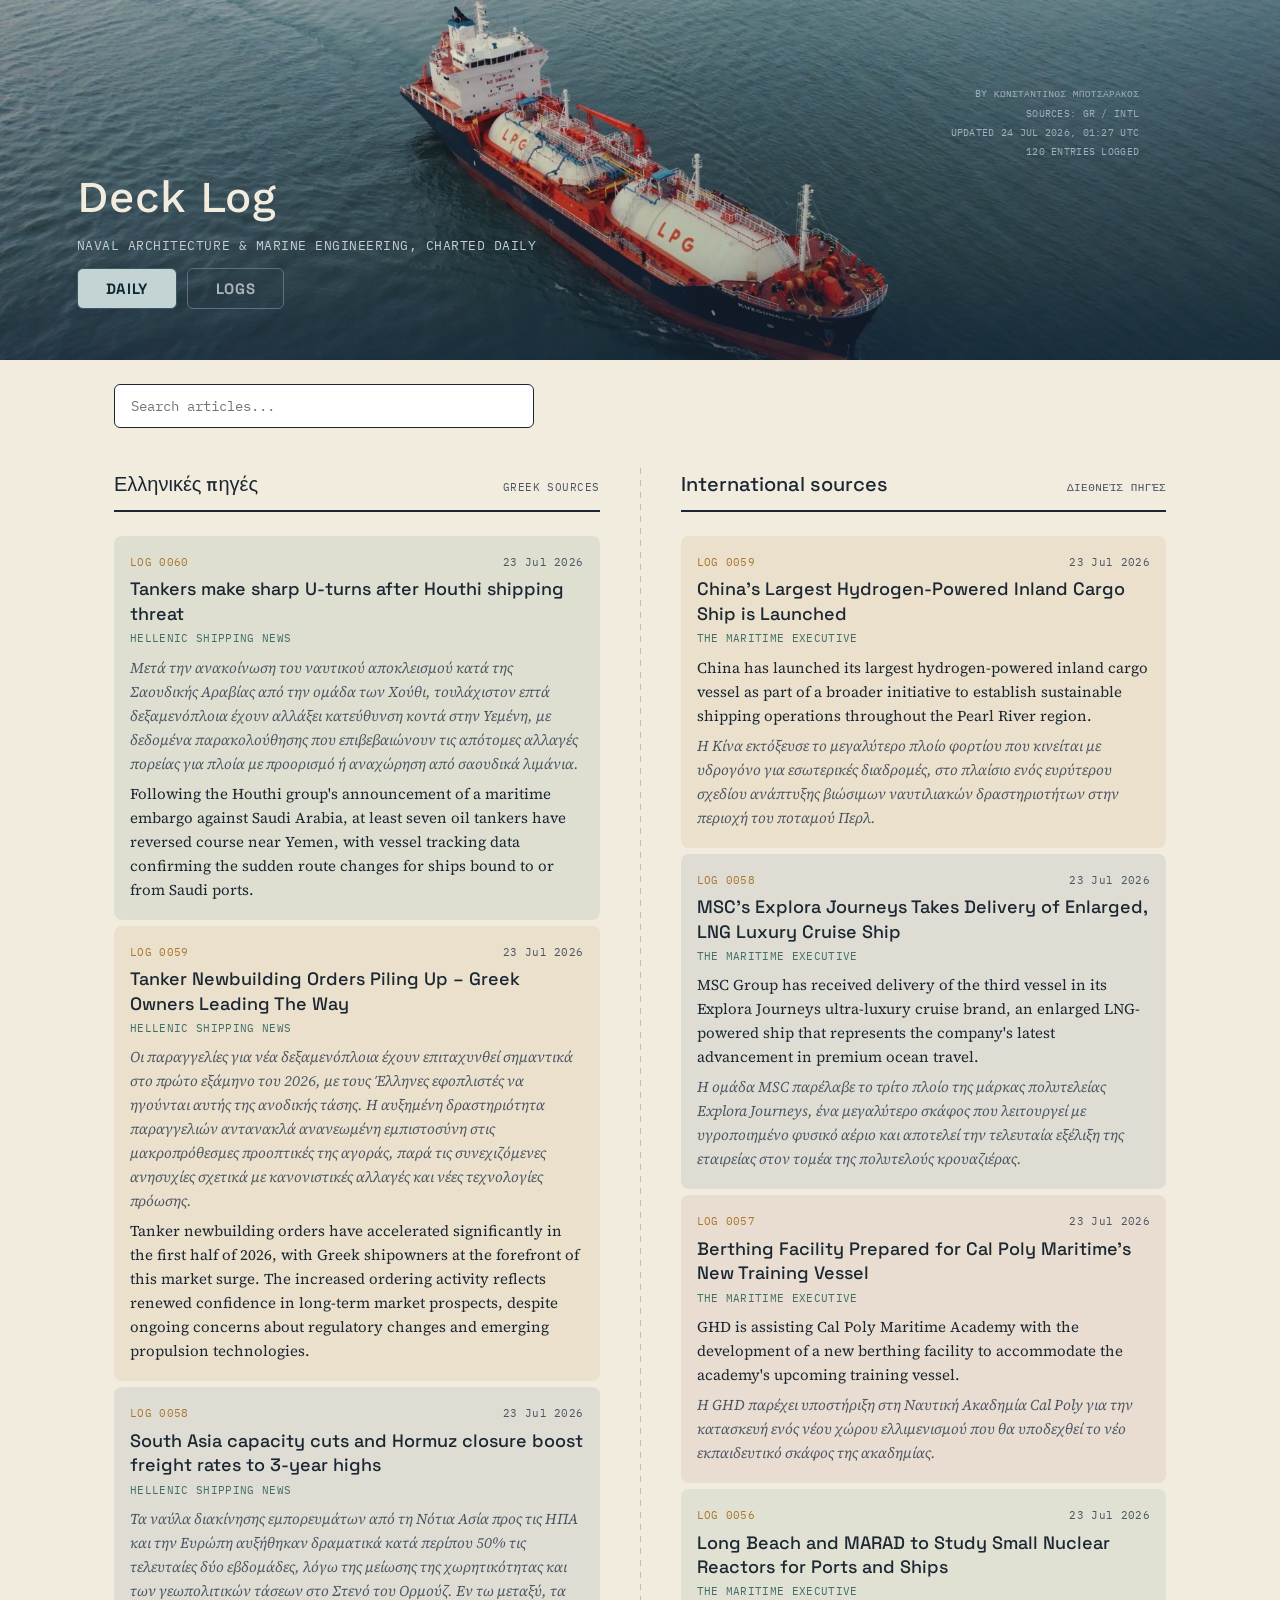
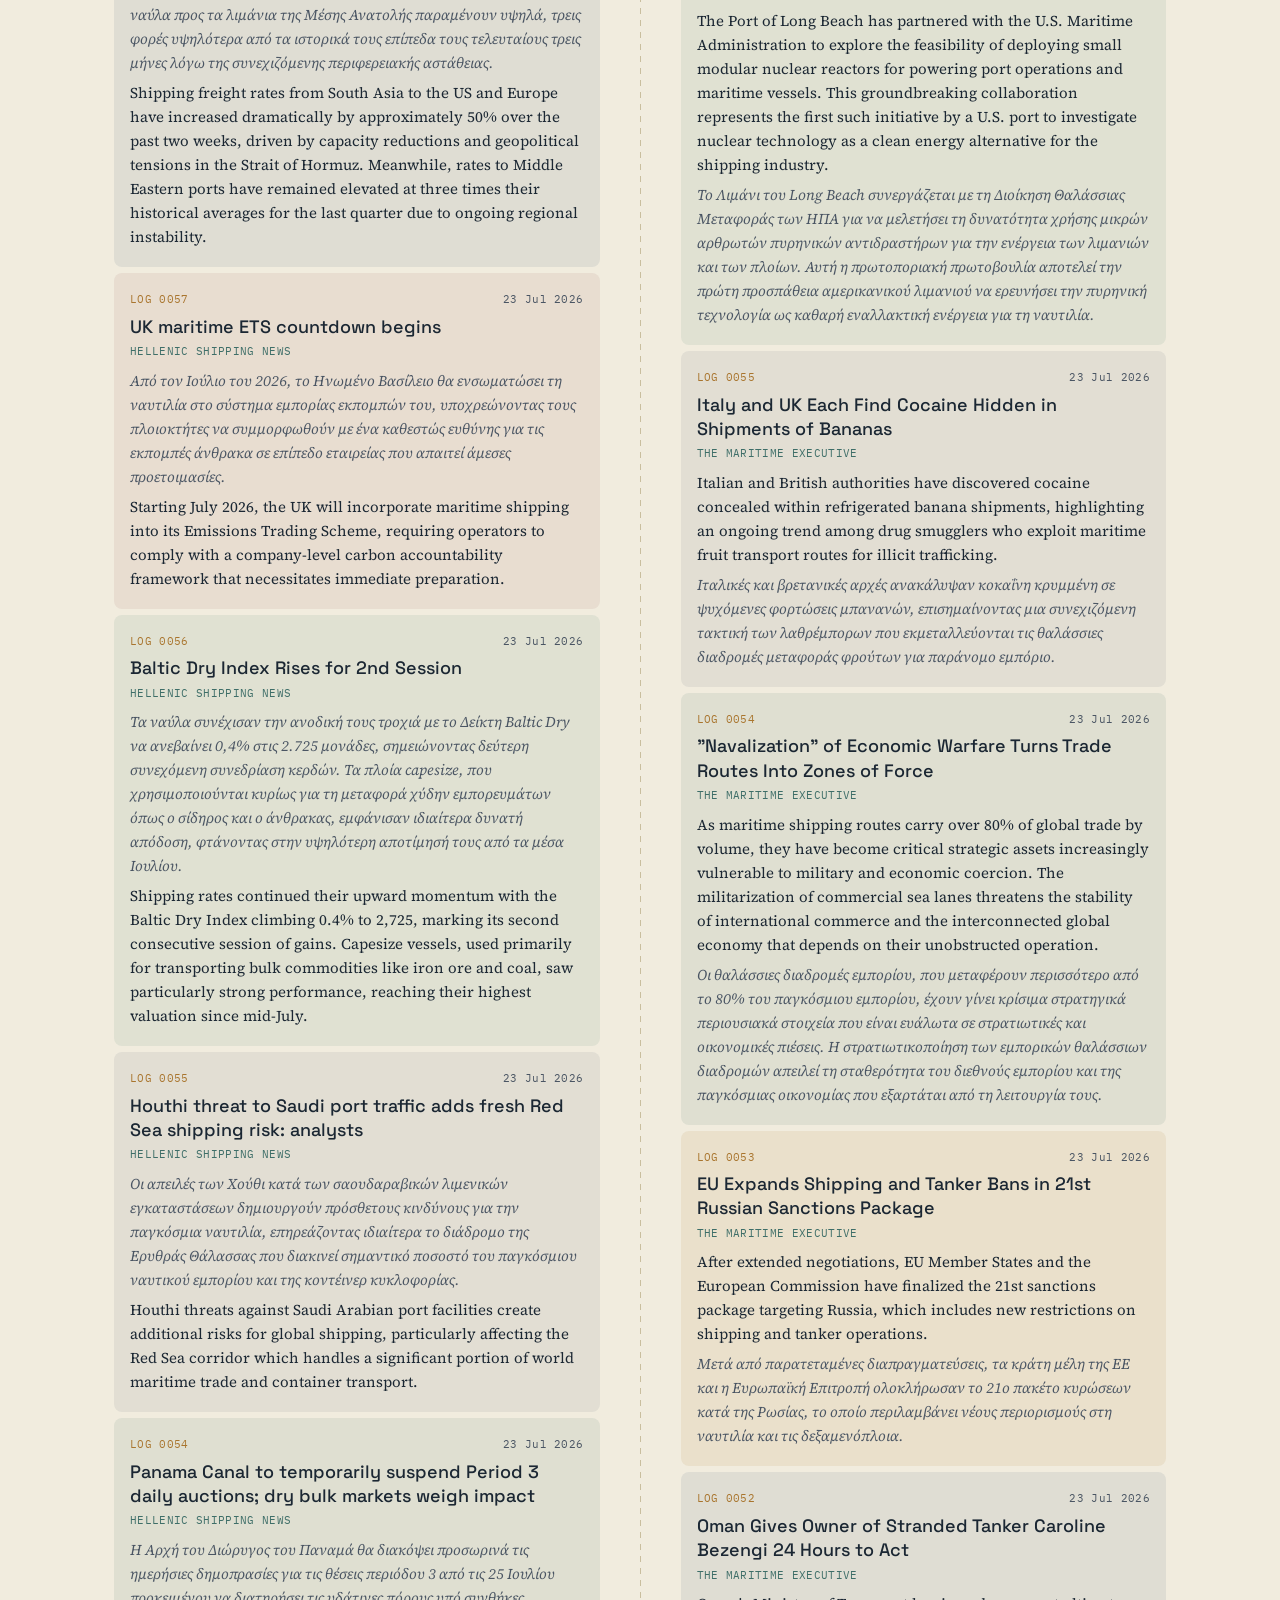
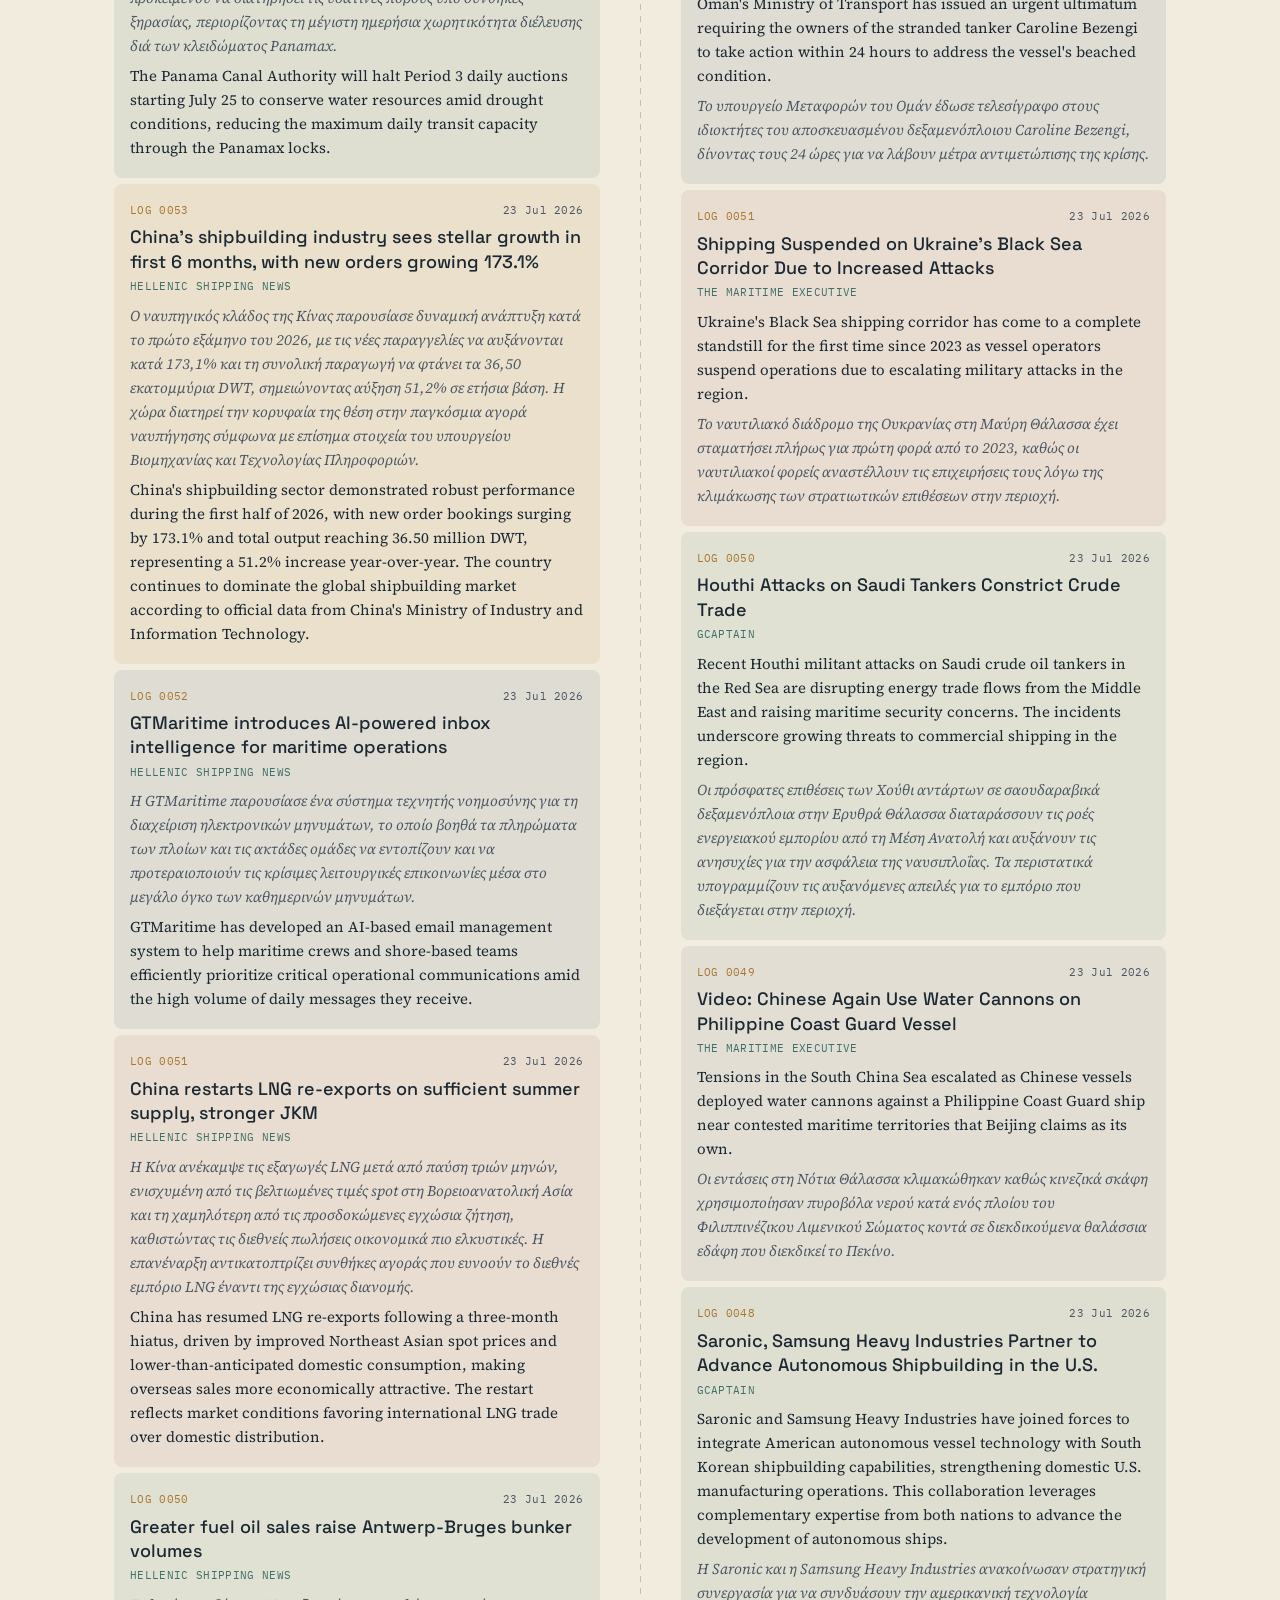
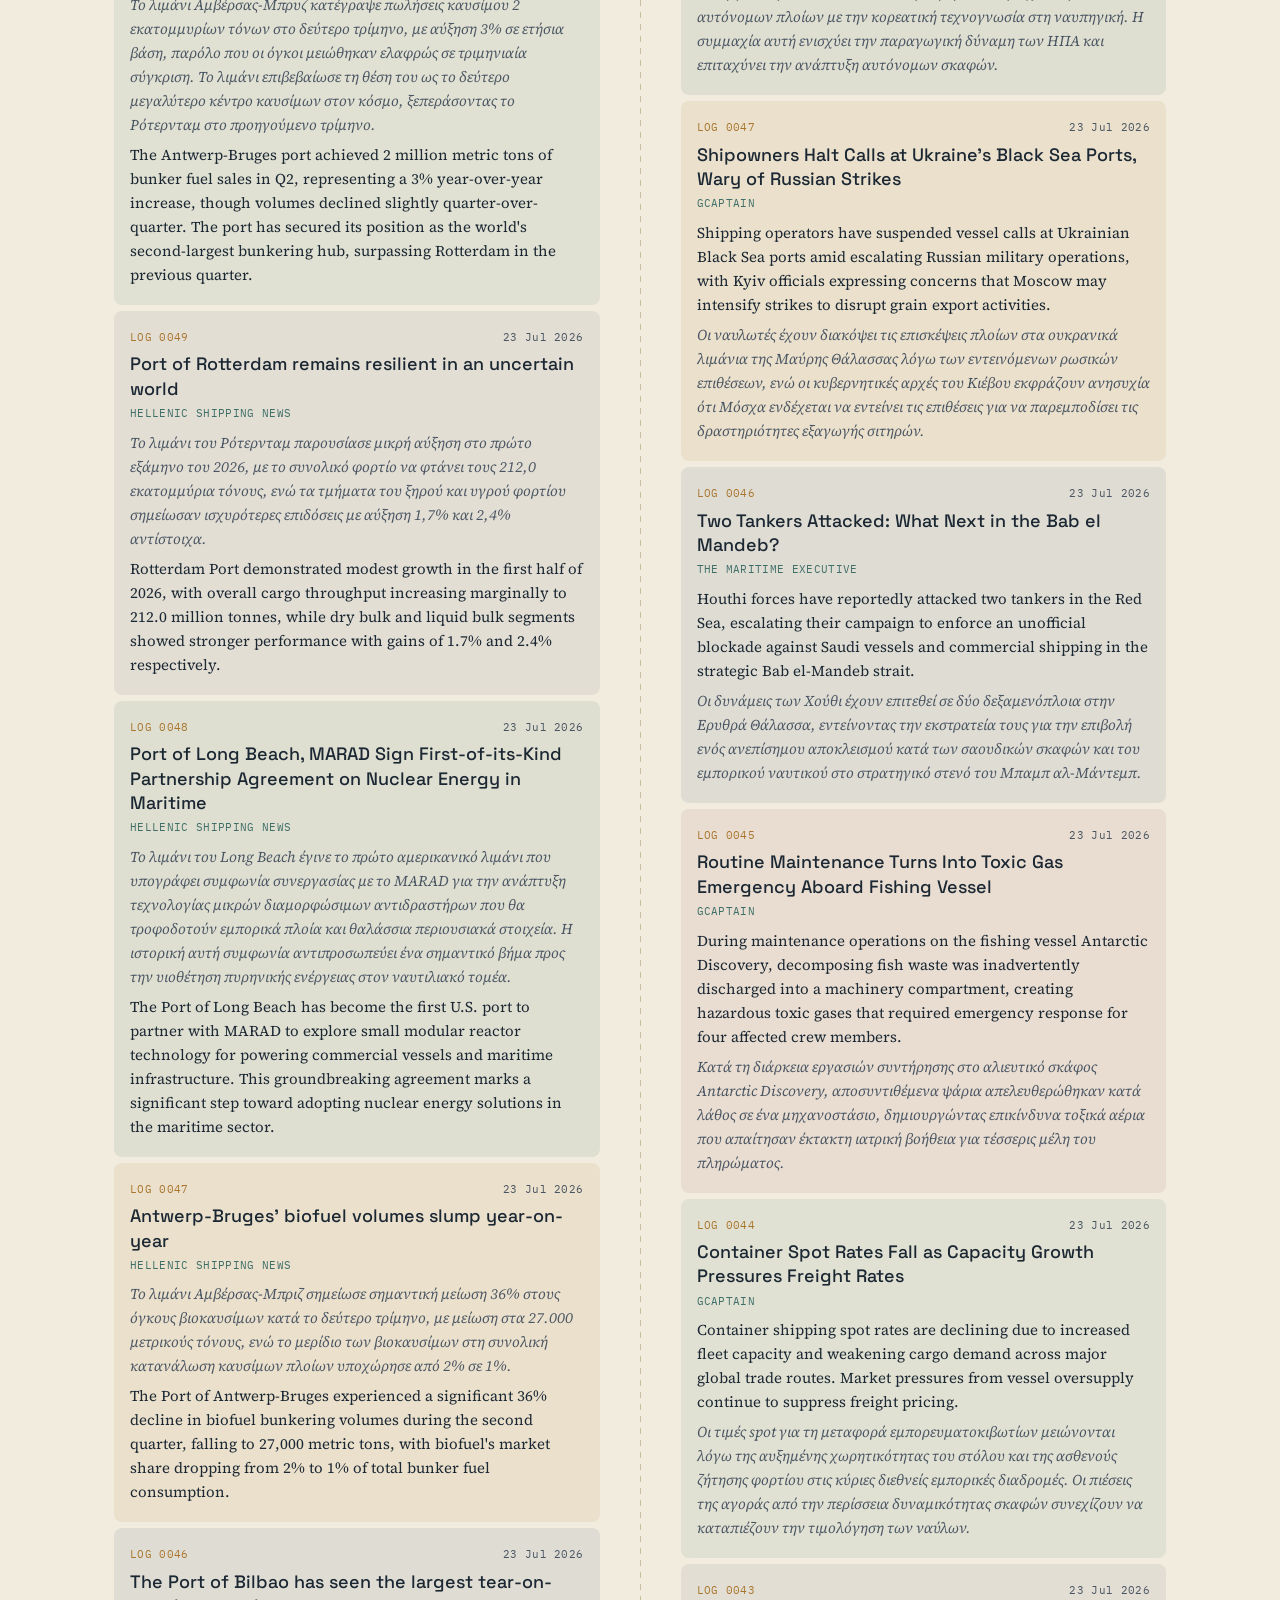
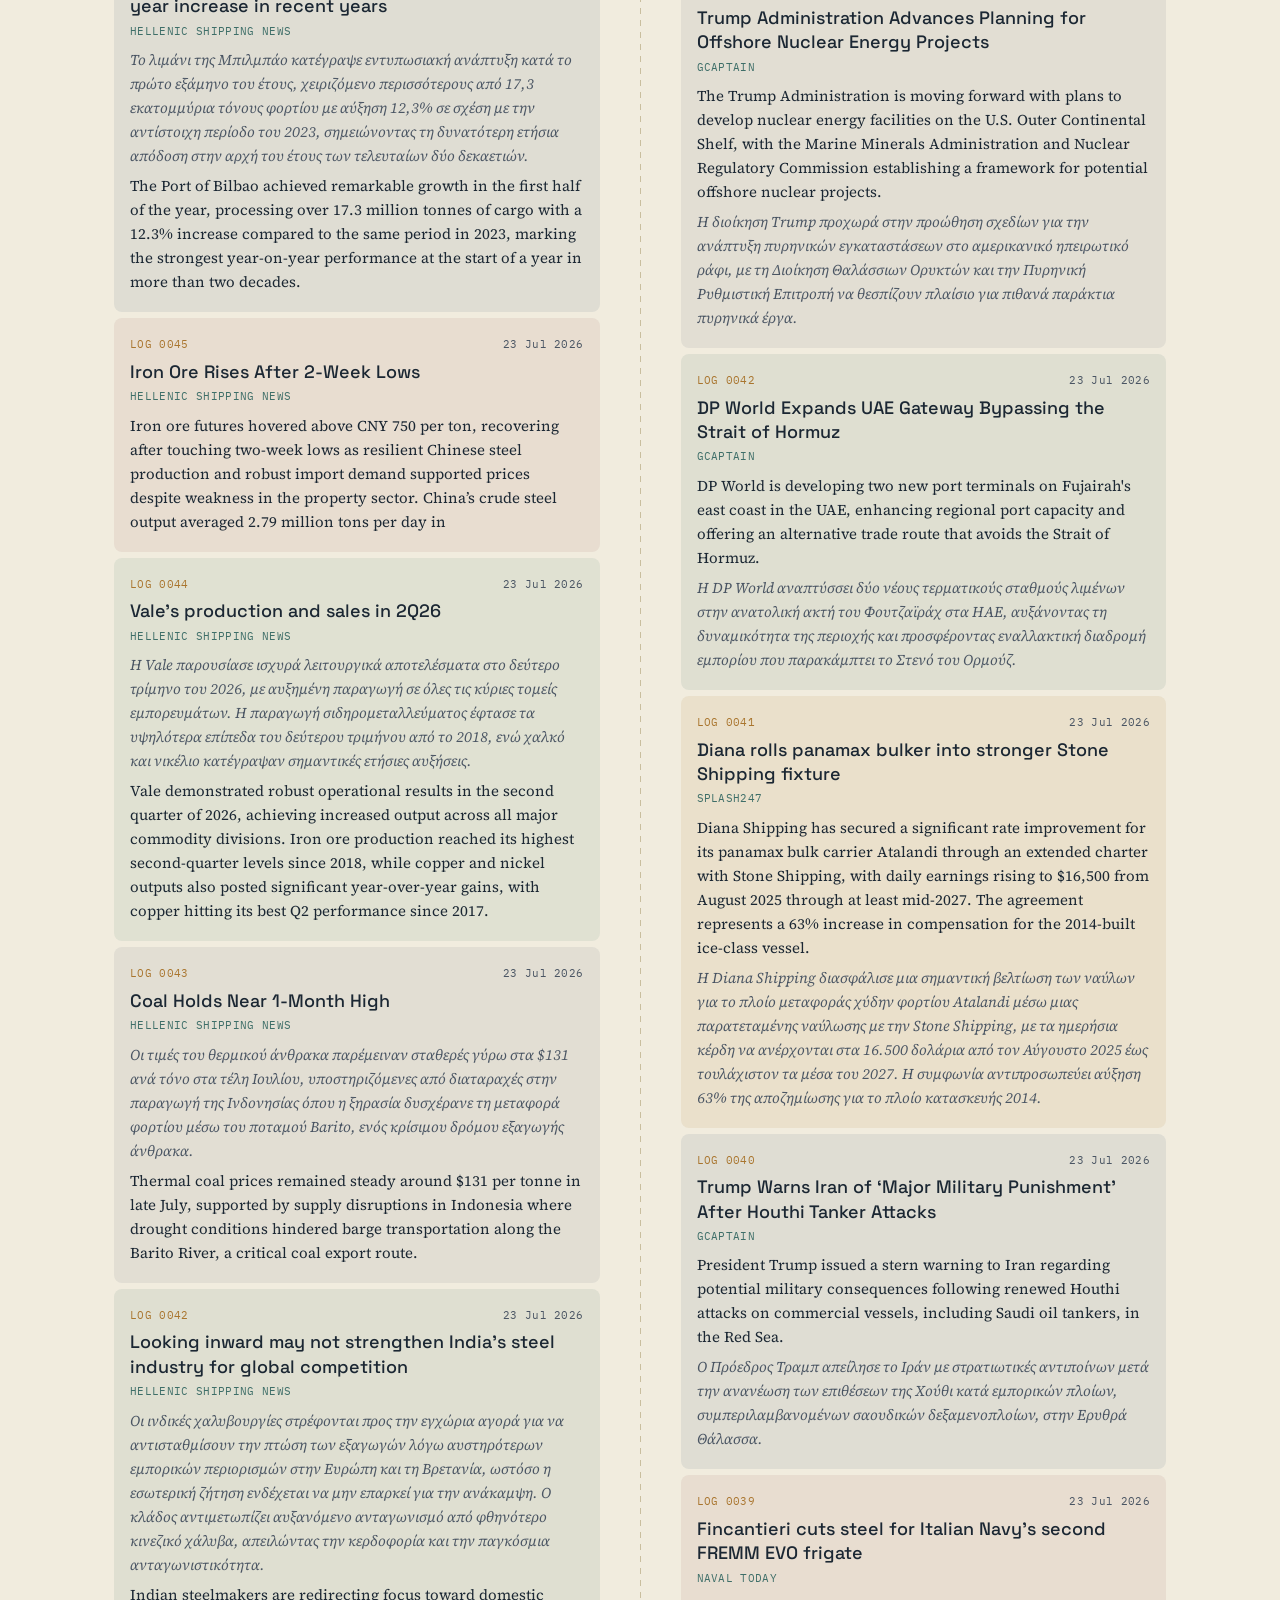
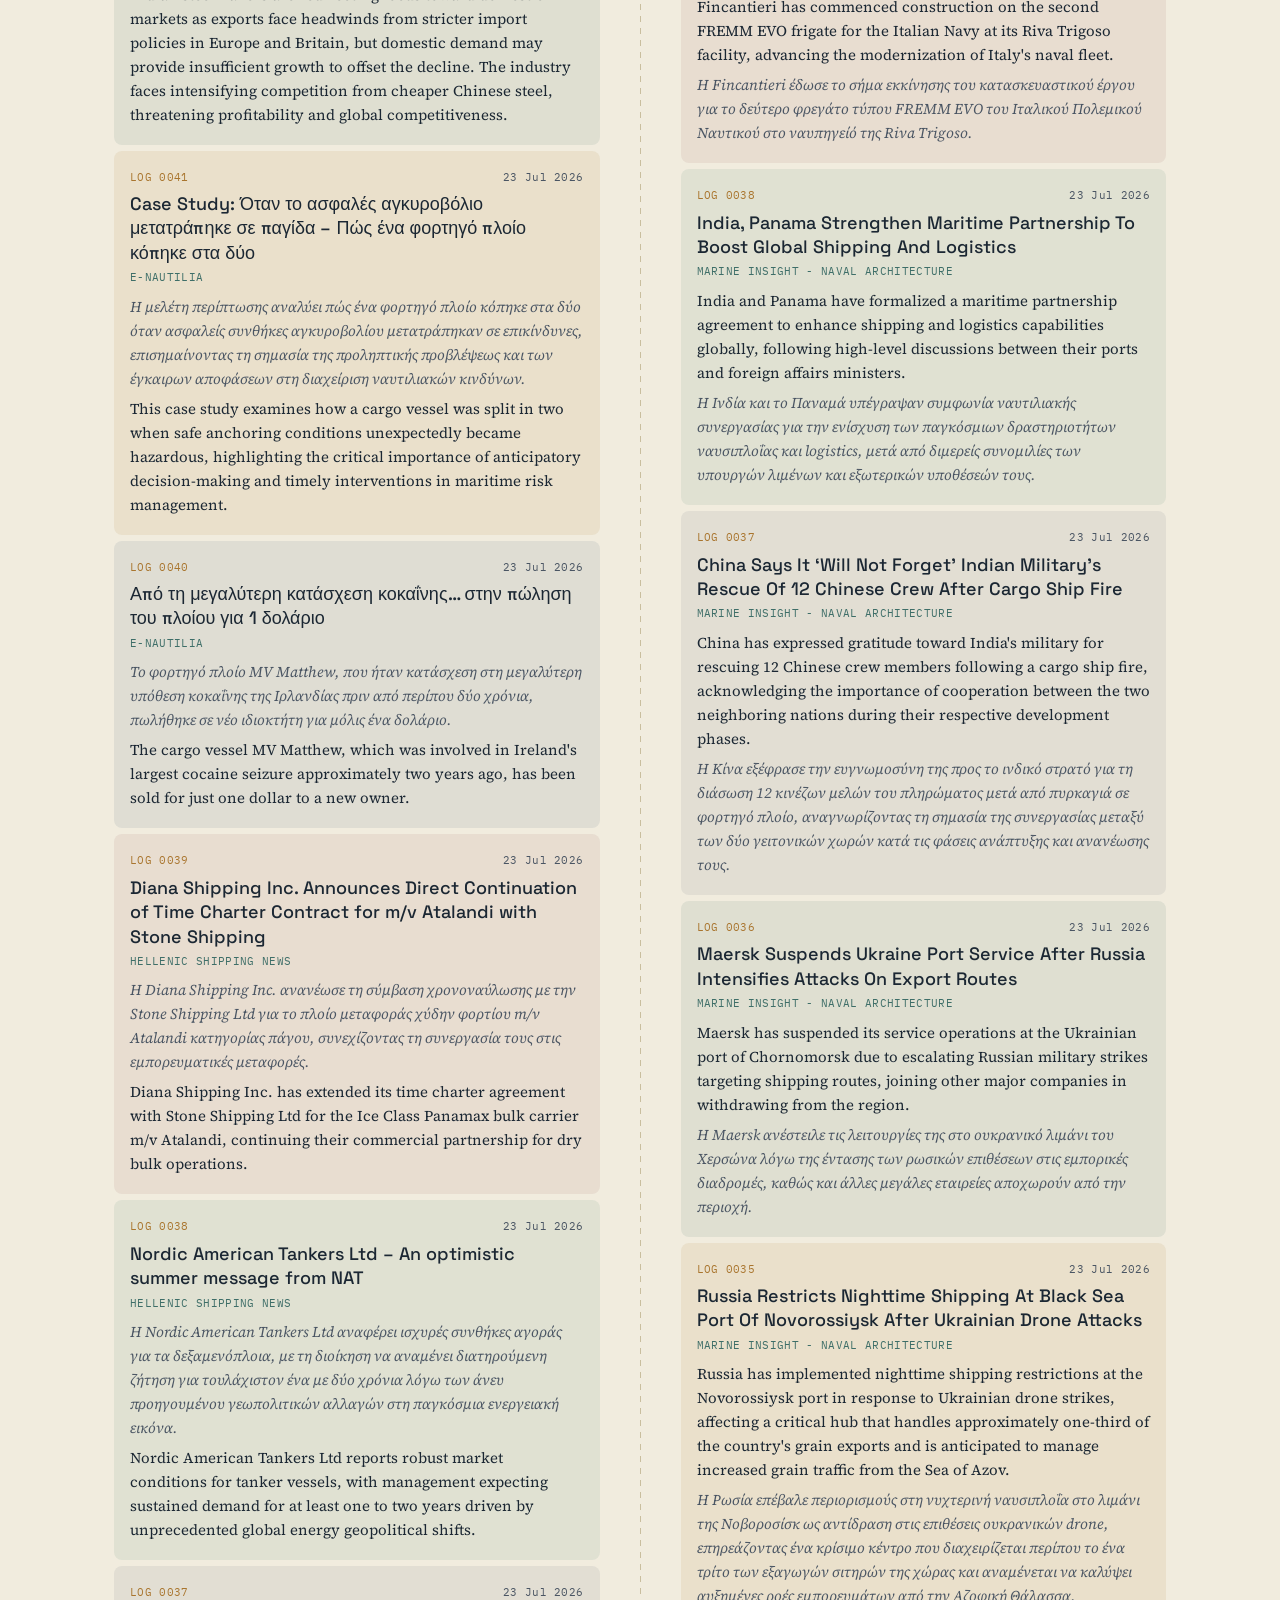
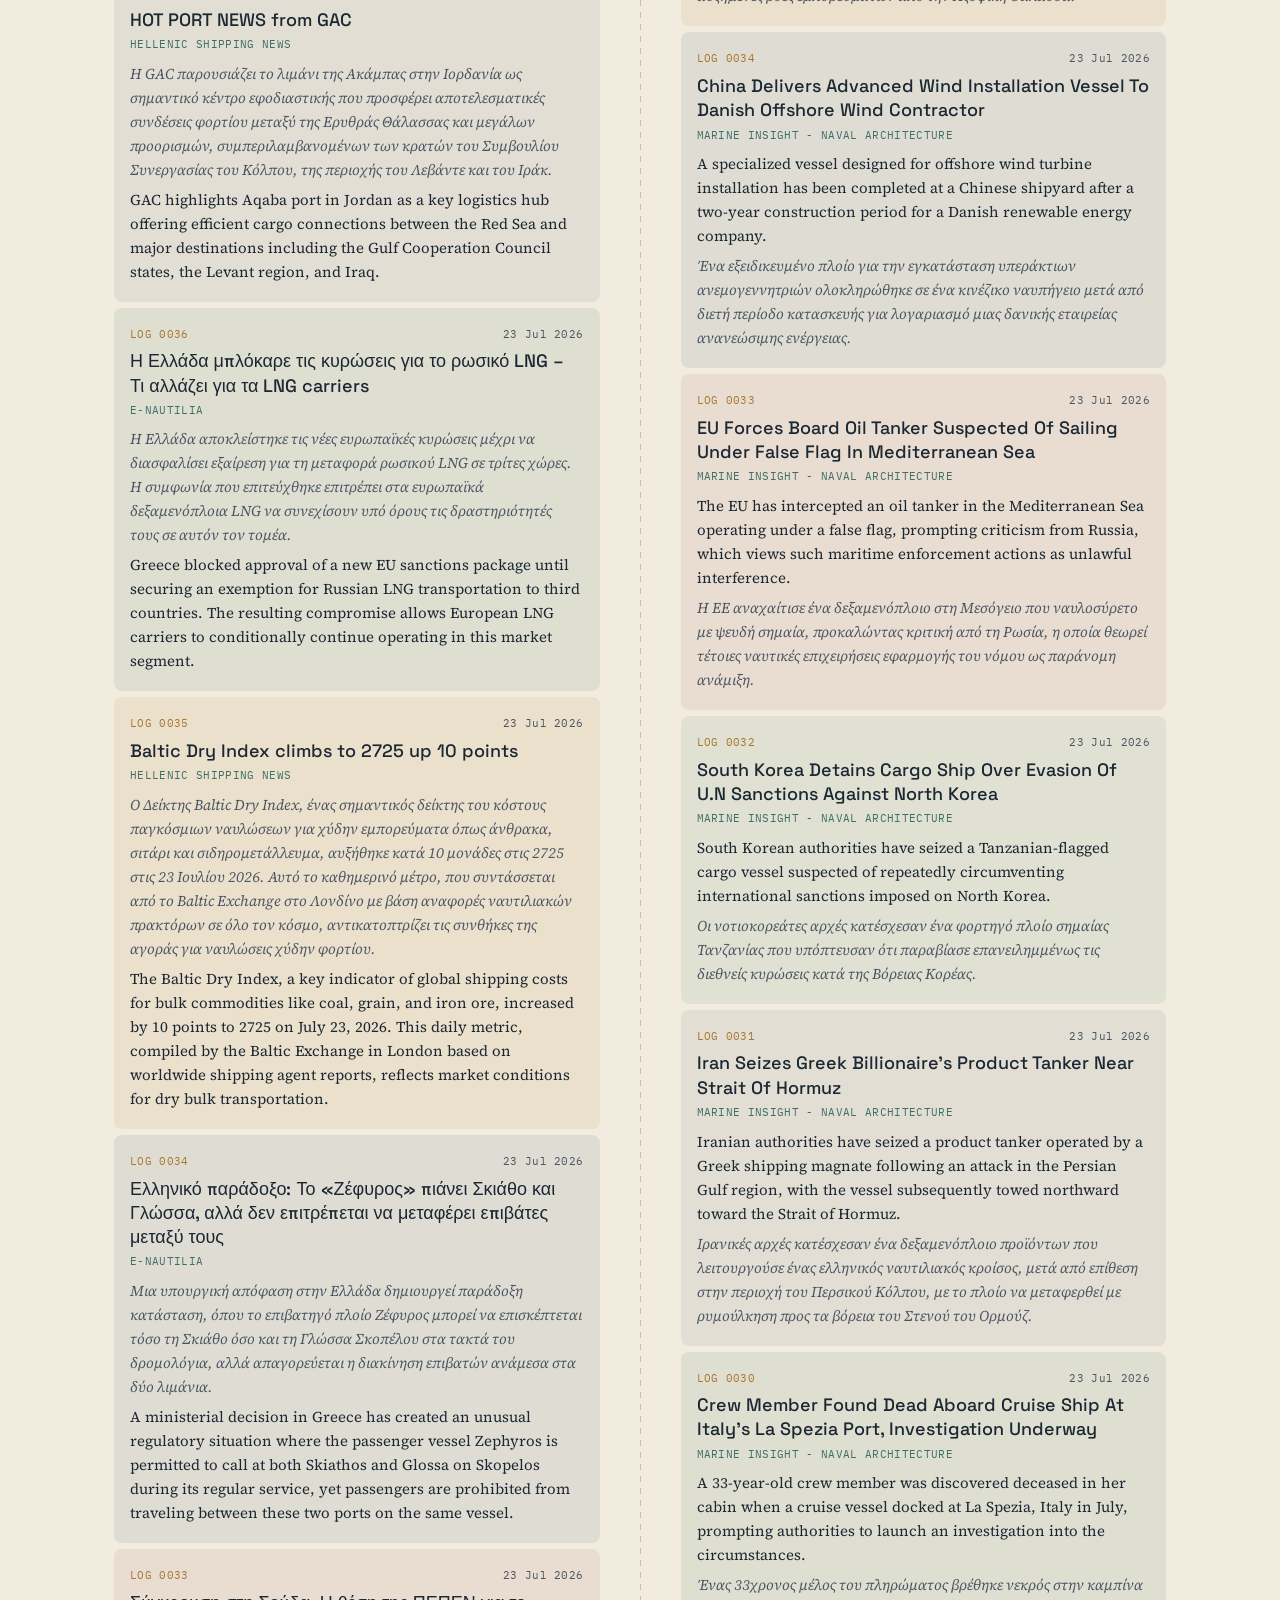
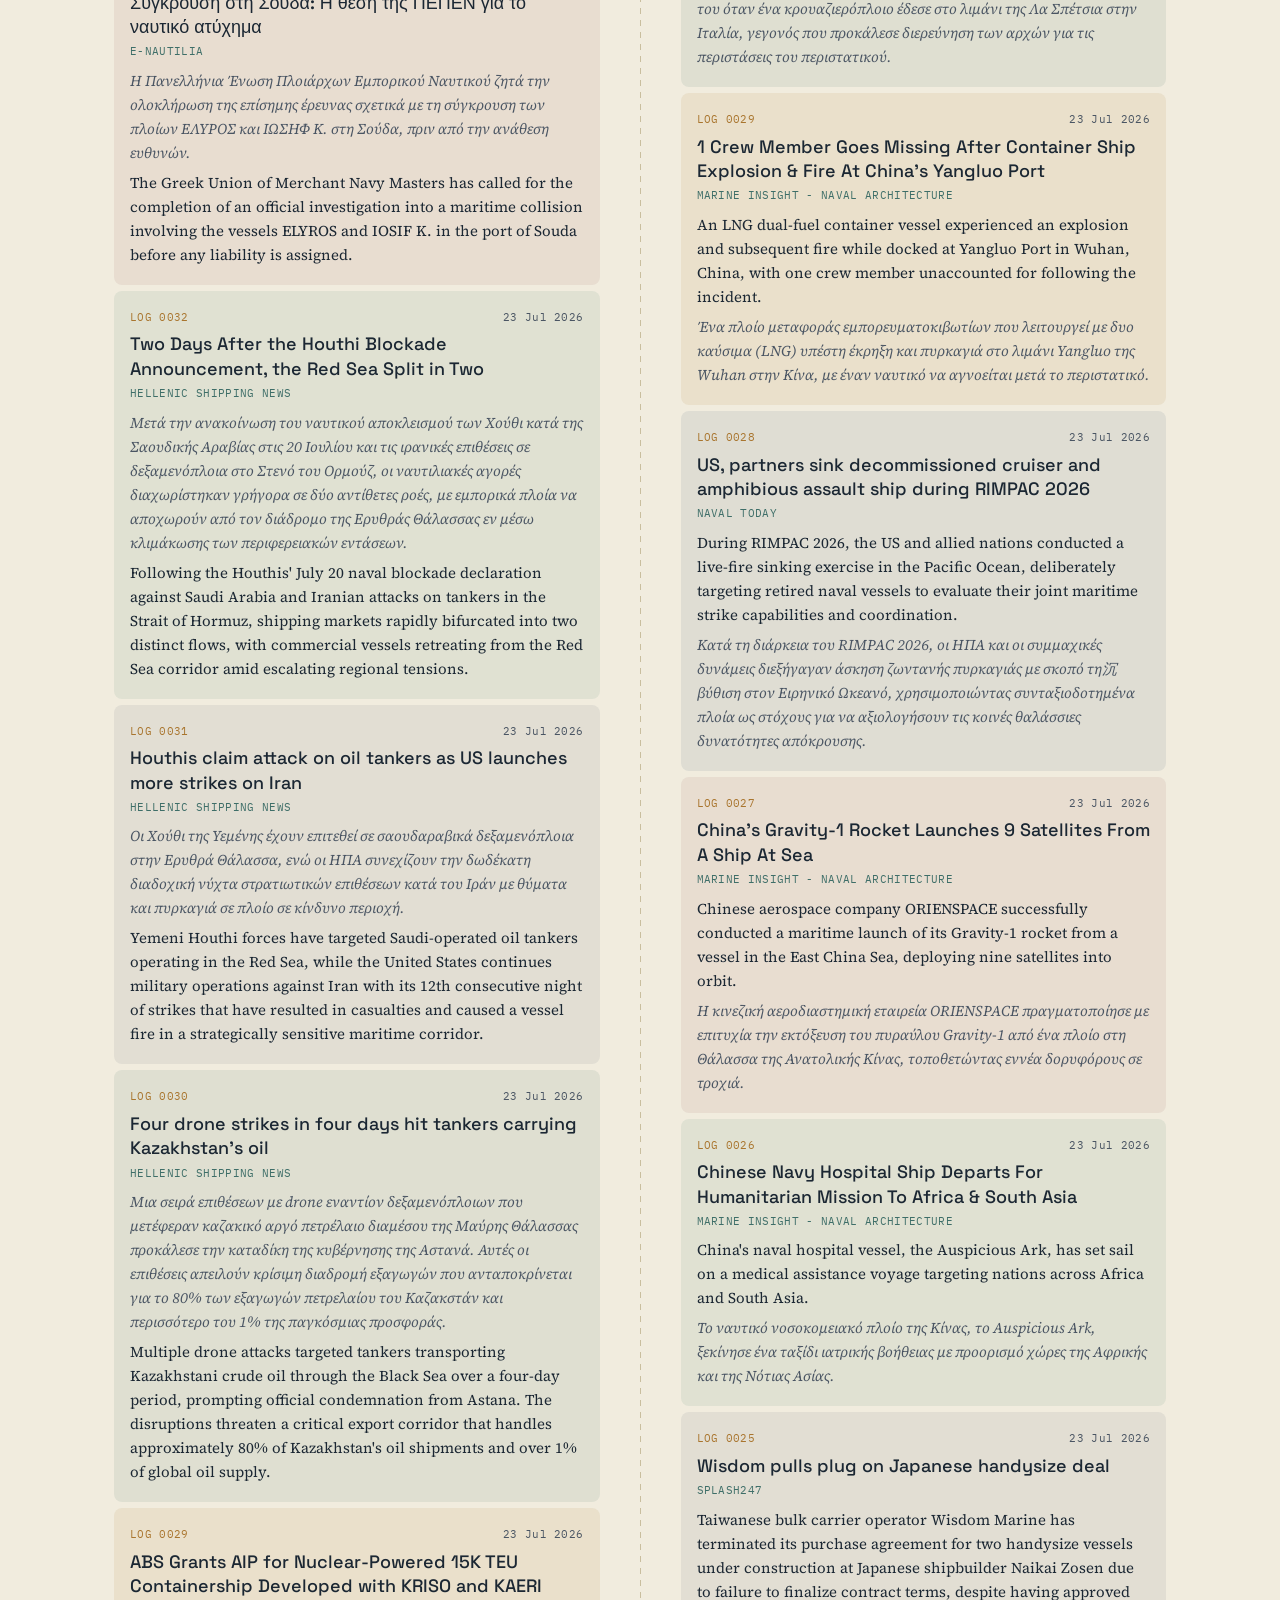
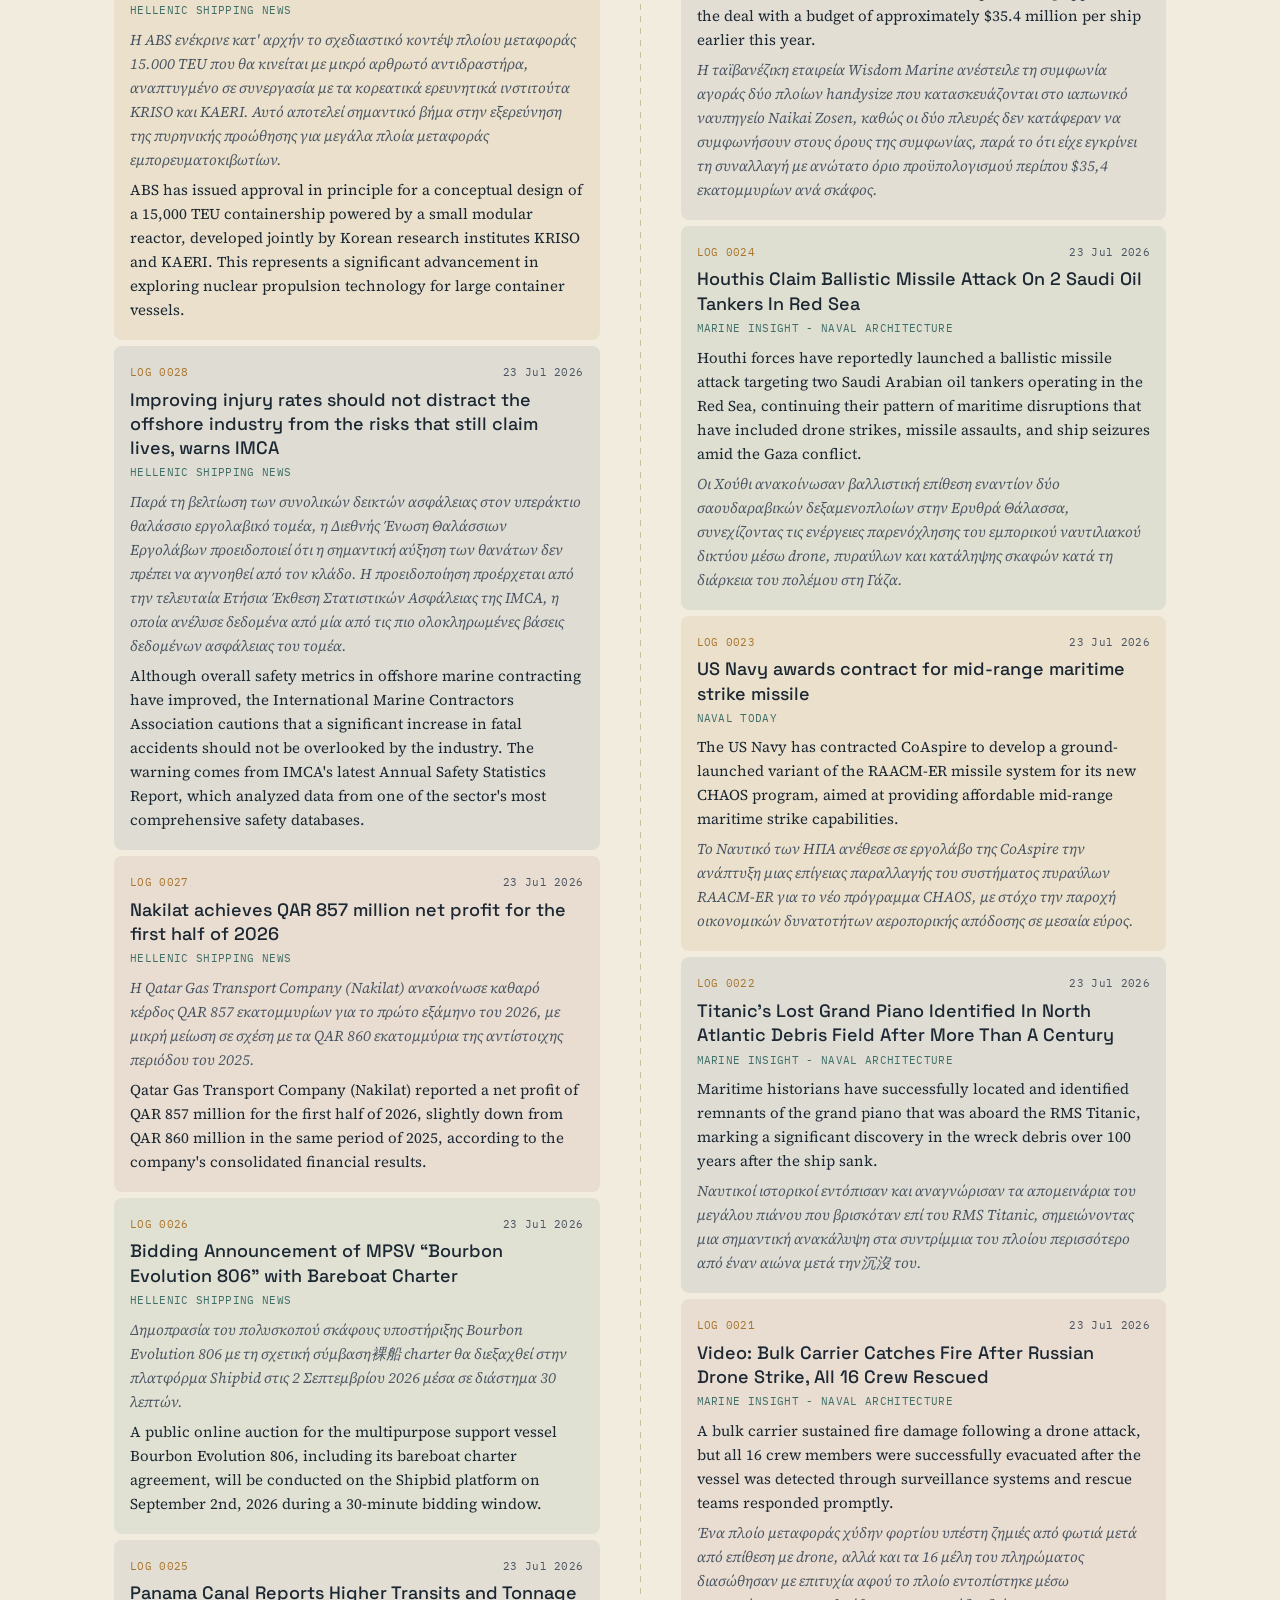
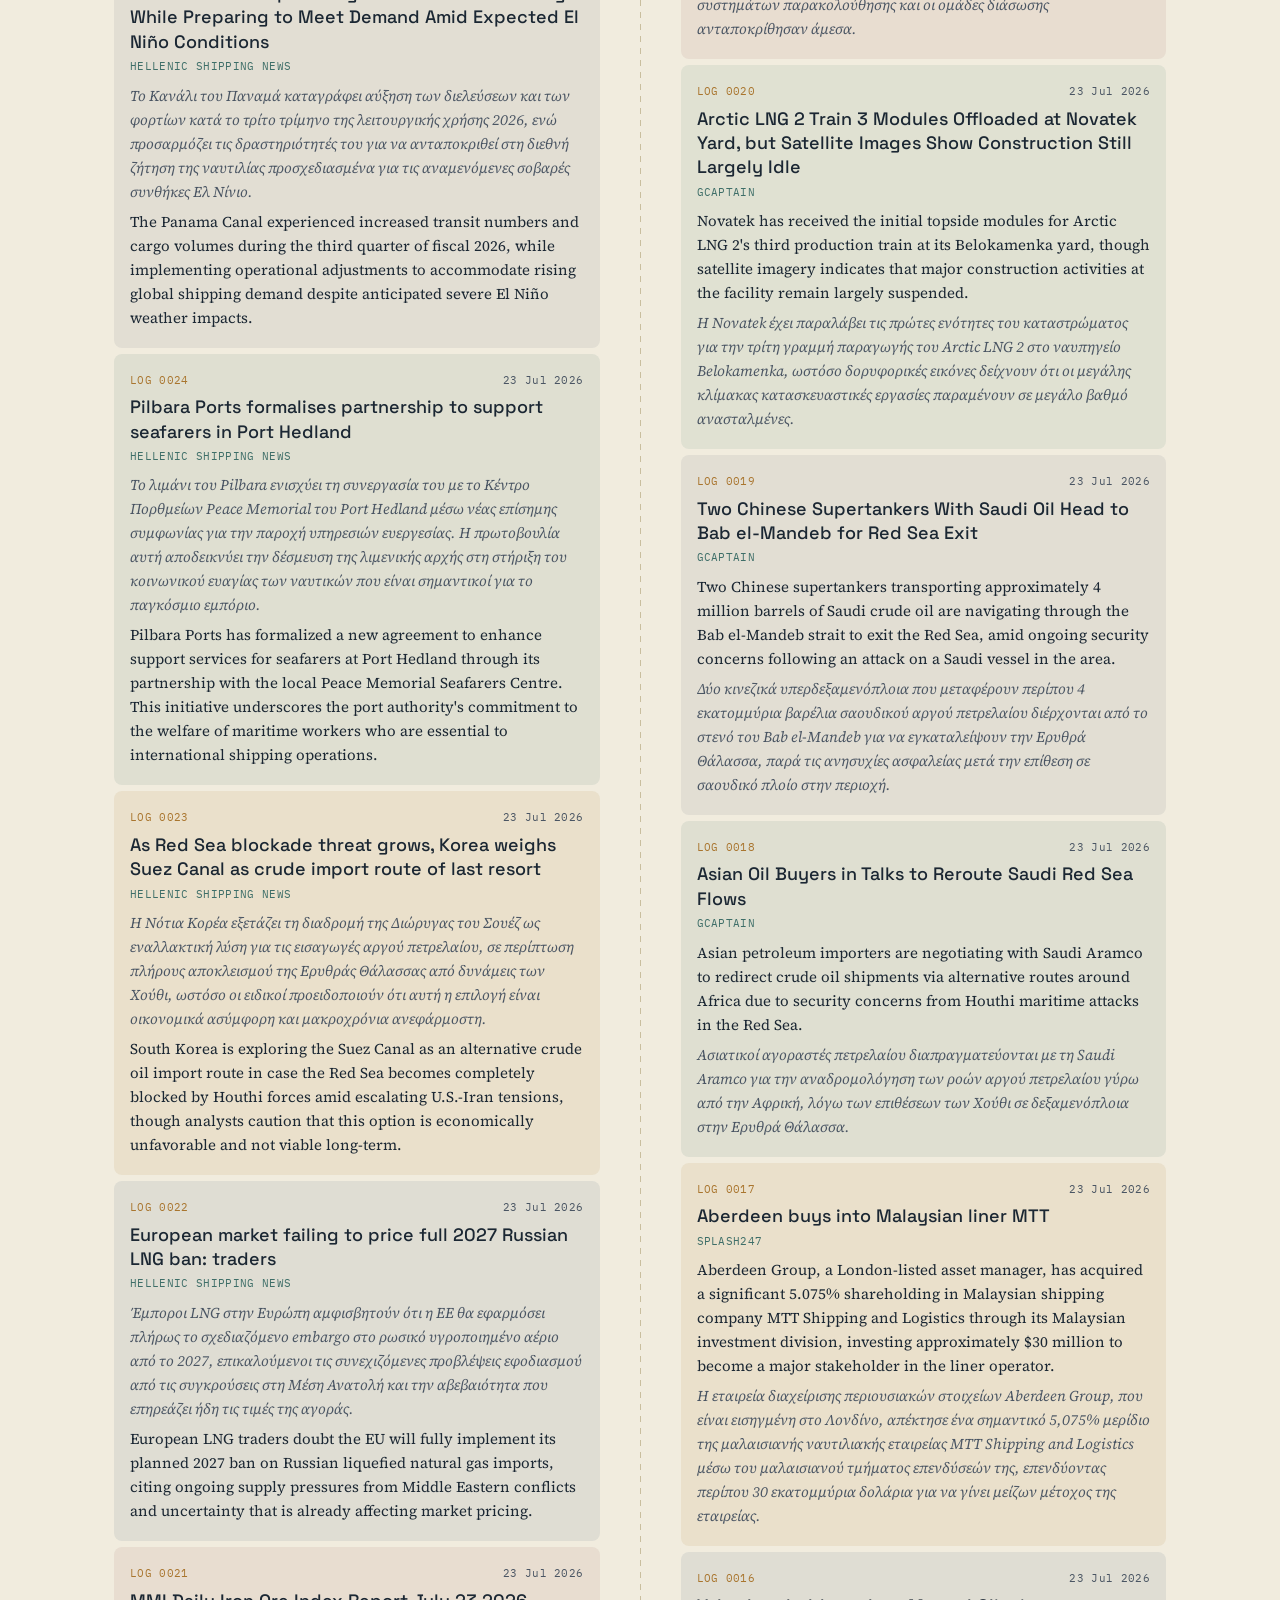
<file: docs/index.html>
<!DOCTYPE html>
<html lang="en">
<head>
<meta charset="UTF-8">
<meta name="viewport" content="width=device-width, initial-scale=1.0">
<title>Deck Log &mdash; Naval Architecture &amp; Marine Engineering Digest</title>
     <link rel="icon" href="data:image/svg+xml,<svg xmlns=%22http://www.w3.org/2000/svg%22 viewBox=%220 0 100 100%22><text y=%22.9em%22 font-size=%2290%22>⚓</text></svg>">
<meta name="description" content="An automatically updated digest of naval architecture, shipbuilding and marine engineering news from Greek and international sources.">
<link rel="preconnect" href="https://fonts.googleapis.com">
<link rel="preconnect" href="https://fonts.gstatic.com" crossorigin>
<link href="https://fonts.googleapis.com/css2?family=Work+Sans:wght@400;500;600;700&family=Space+Grotesk:wght@400;500;700&family=Source+Serif+4:opsz,wght@8..60,400;8..60,600&family=IBM+Plex+Mono:wght@400;500&display=swap" rel="stylesheet">
<link rel="stylesheet" href="static/style.css">
<meta property="og:type" content="website">
<meta property="og:title" content="Deck Log — Naval Architecture & Marine Engineering Digest">
<meta property="og:description" content="An automatically updated digest of naval architecture, shipbuilding and marine engineering news from Greek and international sources.">
<meta property="og:image" content="https://deck-log.site/static/og-image.png">
<meta property="og:url" content="https://deck-log.site/">
<meta name="twitter:card" content="summary_large_image">
<meta name="twitter:title" content="Deck Log — Naval Architecture & Marine Engineering Digest">
<meta name="twitter:description" content="An automatically updated digest of naval architecture, shipbuilding and marine engineering news from Greek and international sources.">
<meta name="twitter:image" content="https://deck-log.site/static/og-image.png">
     <meta name="google-adsense-account" content="ca-pub-8514630083793882">
<script async src="https://pagead2.googlesyndication.com/pagead/js/adsbygoogle.js?client=ca-pub-8514630083793882"
     crossorigin="anonymous"></script>
</head>
<body>

<header class="titleblock">
<picture>
  <source media="(max-width: 700px)" srcset="static/header-banner-mobile.png">
  <img src="static/header-banner.png" alt="Anchor and rope" class="titleblock-bg">
</picture>  <div class="titleblock-overlay"></div>

  <div class="titleblock-meta">
    <span>BY ΚΩΝΣΤΑΝΤΙΝΟΣ ΜΠΟΤΣΑΡΑΚΟΣ</span>
    <span>SOURCES: GR / INTL</span>
    <span>UPDATED 24 Jul 2026, 01:27 UTC</span>
    <span>120 ENTRIES LOGGED</span>
  </div>

  <div class="titleblock-content">
    <div class="titleblock-inner">
      <div class="titleblock-text">
        <h1>Deck Log</h1>
        <p class="tagline">Naval architecture &amp; marine engineering, charted daily</p>
      </div>
    </div>
    <nav class="tabs">
      <button class="tab-btn active" data-tab="daily" onclick="showTab('daily')">DAILY</button>
      <button class="tab-btn" data-tab="logs" onclick="showTab('logs')">LOGS</button>
    </nav>
  </div>
</header>
     <div class="search-bar">
  <input type="text" id="searchInput" placeholder="Search articles..." oninput="filterSearch()">
</div>

<main class="log">

  <section class="column" aria-label="Greek sources">
    <div class="column-header" data-key="greek" onclick="toggleColumn('greek')">
  <h2>Ελληνικές πηγές</h2>
  <span class="column-sub">Greek sources</span>
</div>

    
      
      <article class="entry hue-0" data-date="23 Jul 2026">
        <div class="entry-meta">
          <span class="entry-no">LOG 0060</span>
          <span class="entry-date">23 Jul 2026</span>
        </div>
        <h3 class="entry-title"><a href="https://www.hellenicshippingnews.com/tankers-make-sharp-u-turns-after-houthi-shipping-threat/" target="_blank" rel="noopener">Tankers make sharp U-turns after Houthi shipping threat</a></h3>
        <p class="entry-source">Hellenic Shipping News</p>
        <p class="entry-summary summary-el">Μετά την ανακοίνωση του ναυτικού αποκλεισμού κατά της Σαουδικής Αραβίας από την ομάδα των Χούθι, τουλάχιστον επτά δεξαμενόπλοια έχουν αλλάξει κατεύθυνση κοντά στην Υεμένη, με δεδομένα παρακολούθησης που επιβεβαιώνουν τις απότομες αλλαγές πορείας για πλοία με προορισμό ή αναχώρηση από σαουδικά λιμάνια.</p>
        <p class="entry-summary summary-en">Following the Houthi group's announcement of a maritime embargo against Saudi Arabia, at least seven oil tankers have reversed course near Yemen, with vessel tracking data confirming the sudden route changes for ships bound to or from Saudi ports.</p>
      </article>
      
      <article class="entry hue-1" data-date="23 Jul 2026">
        <div class="entry-meta">
          <span class="entry-no">LOG 0059</span>
          <span class="entry-date">23 Jul 2026</span>
        </div>
        <h3 class="entry-title"><a href="https://www.hellenicshippingnews.com/tanker-newbuilding-orders-piling-up-greek-owners-leading-the-way/" target="_blank" rel="noopener">Tanker Newbuilding Orders Piling Up – Greek Owners Leading The Way</a></h3>
        <p class="entry-source">Hellenic Shipping News</p>
        <p class="entry-summary summary-el">Οι παραγγελίες για νέα δεξαμενόπλοια έχουν επιταχυνθεί σημαντικά στο πρώτο εξάμηνο του 2026, με τους Έλληνες εφοπλιστές να ηγούνται αυτής της ανοδικής τάσης. Η αυξημένη δραστηριότητα παραγγελιών αντανακλά ανανεωμένη εμπιστοσύνη στις μακροπρόθεσμες προοπτικές της αγοράς, παρά τις συνεχιζόμενες ανησυχίες σχετικά με κανονιστικές αλλαγές και νέες τεχνολογίες πρόωσης.</p>
        <p class="entry-summary summary-en">Tanker newbuilding orders have accelerated significantly in the first half of 2026, with Greek shipowners at the forefront of this market surge. The increased ordering activity reflects renewed confidence in long-term market prospects, despite ongoing concerns about regulatory changes and emerging propulsion technologies.</p>
      </article>
      
      <article class="entry hue-2" data-date="23 Jul 2026">
        <div class="entry-meta">
          <span class="entry-no">LOG 0058</span>
          <span class="entry-date">23 Jul 2026</span>
        </div>
        <h3 class="entry-title"><a href="https://www.hellenicshippingnews.com/south-asia-capacity-cuts-and-hormuz-closure-boost-freight-rates-to-3-year-highs/" target="_blank" rel="noopener">South Asia capacity cuts and Hormuz closure boost freight rates to 3-year highs</a></h3>
        <p class="entry-source">Hellenic Shipping News</p>
        <p class="entry-summary summary-el">Τα ναύλα διακίνησης εμπορευμάτων από τη Νότια Ασία προς τις ΗΠΑ και την Ευρώπη αυξήθηκαν δραματικά κατά περίπου 50% τις τελευταίες δύο εβδομάδες, λόγω της μείωσης της χωρητικότητας και των γεωπολιτικών τάσεων στο Στενό του Ορμούζ. Εν τω μεταξύ, τα ναύλα προς τα λιμάνια της Μέσης Ανατολής παραμένουν υψηλά, τρεις φορές υψηλότερα από τα ιστορικά τους επίπεδα τους τελευταίους τρεις μήνες λόγω της συνεχιζόμενης περιφερειακής αστάθειας.</p>
        <p class="entry-summary summary-en">Shipping freight rates from South Asia to the US and Europe have increased dramatically by approximately 50% over the past two weeks, driven by capacity reductions and geopolitical tensions in the Strait of Hormuz. Meanwhile, rates to Middle Eastern ports have remained elevated at three times their historical averages for the last quarter due to ongoing regional instability.</p>
      </article>
      
      <article class="entry hue-3" data-date="23 Jul 2026">
        <div class="entry-meta">
          <span class="entry-no">LOG 0057</span>
          <span class="entry-date">23 Jul 2026</span>
        </div>
        <h3 class="entry-title"><a href="https://www.hellenicshippingnews.com/uk-maritime-ets-countdown-begins/" target="_blank" rel="noopener">UK maritime ETS countdown begins</a></h3>
        <p class="entry-source">Hellenic Shipping News</p>
        <p class="entry-summary summary-el">Από τον Ιούλιο του 2026, το Ηνωμένο Βασίλειο θα ενσωματώσει τη ναυτιλία στο σύστημα εμπορίας εκπομπών του, υποχρεώνοντας τους πλοιοκτήτες να συμμορφωθούν με ένα καθεστώς ευθύνης για τις εκπομπές άνθρακα σε επίπεδο εταιρείας που απαιτεί άμεσες προετοιμασίες.</p>
        <p class="entry-summary summary-en">Starting July 2026, the UK will incorporate maritime shipping into its Emissions Trading Scheme, requiring operators to comply with a company-level carbon accountability framework that necessitates immediate preparation.</p>
      </article>
      
      <article class="entry hue-4" data-date="23 Jul 2026">
        <div class="entry-meta">
          <span class="entry-no">LOG 0056</span>
          <span class="entry-date">23 Jul 2026</span>
        </div>
        <h3 class="entry-title"><a href="https://www.hellenicshippingnews.com/baltic-dry-index-rises-for-2nd-session/" target="_blank" rel="noopener">Baltic Dry Index Rises for 2nd Session</a></h3>
        <p class="entry-source">Hellenic Shipping News</p>
        <p class="entry-summary summary-el">Τα ναύλα συνέχισαν την ανοδική τους τροχιά με το Δείκτη Baltic Dry να ανεβαίνει 0,4% στις 2.725 μονάδες, σημειώνοντας δεύτερη συνεχόμενη συνεδρίαση κερδών. Τα πλοία capesize, που χρησιμοποιούνται κυρίως για τη μεταφορά χύδην εμπορευμάτων όπως ο σίδηρος και ο άνθρακας, εμφάνισαν ιδιαίτερα δυνατή απόδοση, φτάνοντας στην υψηλότερη αποτίμησή τους από τα μέσα Ιουλίου.</p>
        <p class="entry-summary summary-en">Shipping rates continued their upward momentum with the Baltic Dry Index climbing 0.4% to 2,725, marking its second consecutive session of gains. Capesize vessels, used primarily for transporting bulk commodities like iron ore and coal, saw particularly strong performance, reaching their highest valuation since mid-July.</p>
      </article>
      
      <article class="entry hue-5" data-date="23 Jul 2026">
        <div class="entry-meta">
          <span class="entry-no">LOG 0055</span>
          <span class="entry-date">23 Jul 2026</span>
        </div>
        <h3 class="entry-title"><a href="https://www.hellenicshippingnews.com/houthi-threat-to-saudi-port-traffic-adds-fresh-red-sea-shipping-risk-analysts/" target="_blank" rel="noopener">Houthi threat to Saudi port traffic adds fresh Red Sea shipping risk: analysts</a></h3>
        <p class="entry-source">Hellenic Shipping News</p>
        <p class="entry-summary summary-el">Οι απειλές των Χούθι κατά των σαουδαραβικών λιμενικών εγκαταστάσεων δημιουργούν πρόσθετους κινδύνους για την παγκόσμια ναυτιλία, επηρεάζοντας ιδιαίτερα το διάδρομο της Ερυθράς Θάλασσας που διακινεί σημαντικό ποσοστό του παγκόσμιου ναυτικού εμπορίου και της κοντέινερ κυκλοφορίας.</p>
        <p class="entry-summary summary-en">Houthi threats against Saudi Arabian port facilities create additional risks for global shipping, particularly affecting the Red Sea corridor which handles a significant portion of world maritime trade and container transport.</p>
      </article>
      
      <article class="entry hue-0" data-date="23 Jul 2026">
        <div class="entry-meta">
          <span class="entry-no">LOG 0054</span>
          <span class="entry-date">23 Jul 2026</span>
        </div>
        <h3 class="entry-title"><a href="https://www.hellenicshippingnews.com/panama-canal-to-temporarily-suspend-period-3-daily-auctions-dry-bulk-markets-weigh-impact/" target="_blank" rel="noopener">Panama Canal to temporarily suspend Period 3 daily auctions; dry bulk markets weigh impact</a></h3>
        <p class="entry-source">Hellenic Shipping News</p>
        <p class="entry-summary summary-el">Η Αρχή του Διώρυγος του Παναμά θα διακόψει προσωρινά τις ημερήσιες δημοπρασίες για τις θέσεις περιόδου 3 από τις 25 Ιουλίου προκειμένου να διατηρήσει τις υδάτινες πόρους υπό συνθήκες ξηρασίας, περιορίζοντας τη μέγιστη ημερήσια χωρητικότητα διέλευσης διά των κλειδώματος Panamax.</p>
        <p class="entry-summary summary-en">The Panama Canal Authority will halt Period 3 daily auctions starting July 25 to conserve water resources amid drought conditions, reducing the maximum daily transit capacity through the Panamax locks.</p>
      </article>
      
      <article class="entry hue-1" data-date="23 Jul 2026">
        <div class="entry-meta">
          <span class="entry-no">LOG 0053</span>
          <span class="entry-date">23 Jul 2026</span>
        </div>
        <h3 class="entry-title"><a href="https://www.hellenicshippingnews.com/chinas-shipbuilding-industry-sees-stellar-growth-in-first-6-months-with-new-orders-growing-173-1/" target="_blank" rel="noopener">China’s shipbuilding industry sees stellar growth in first 6 months, with new orders growing 173.1%</a></h3>
        <p class="entry-source">Hellenic Shipping News</p>
        <p class="entry-summary summary-el">Ο ναυπηγικός κλάδος της Κίνας παρουσίασε δυναμική ανάπτυξη κατά το πρώτο εξάμηνο του 2026, με τις νέες παραγγελίες να αυξάνονται κατά 173,1% και τη συνολική παραγωγή να φτάνει τα 36,50 εκατομμύρια DWT, σημειώνοντας αύξηση 51,2% σε ετήσια βάση. Η χώρα διατηρεί την κορυφαία της θέση στην παγκόσμια αγορά ναυπήγησης σύμφωνα με επίσημα στοιχεία του υπουργείου Βιομηχανίας και Τεχνολογίας Πληροφοριών.</p>
        <p class="entry-summary summary-en">China's shipbuilding sector demonstrated robust performance during the first half of 2026, with new order bookings surging by 173.1% and total output reaching 36.50 million DWT, representing a 51.2% increase year-over-year. The country continues to dominate the global shipbuilding market according to official data from China's Ministry of Industry and Information Technology.</p>
      </article>
      
      <article class="entry hue-2" data-date="23 Jul 2026">
        <div class="entry-meta">
          <span class="entry-no">LOG 0052</span>
          <span class="entry-date">23 Jul 2026</span>
        </div>
        <h3 class="entry-title"><a href="https://www.hellenicshippingnews.com/gtmaritime-introduces-ai-powered-inbox-intelligence-for-maritime-operations/" target="_blank" rel="noopener">GTMaritime introduces AI-powered inbox intelligence for maritime operations</a></h3>
        <p class="entry-source">Hellenic Shipping News</p>
        <p class="entry-summary summary-el">Η GTMaritime παρουσίασε ένα σύστημα τεχνητής νοημοσύνης για τη διαχείριση ηλεκτρονικών μηνυμάτων, το οποίο βοηθά τα πληρώματα των πλοίων και τις ακτάδες ομάδες να εντοπίζουν και να προτεραιοποιούν τις κρίσιμες λειτουργικές επικοινωνίες μέσα στο μεγάλο όγκο των καθημερινών μηνυμάτων.</p>
        <p class="entry-summary summary-en">GTMaritime has developed an AI-based email management system to help maritime crews and shore-based teams efficiently prioritize critical operational communications amid the high volume of daily messages they receive.</p>
      </article>
      
      <article class="entry hue-3" data-date="23 Jul 2026">
        <div class="entry-meta">
          <span class="entry-no">LOG 0051</span>
          <span class="entry-date">23 Jul 2026</span>
        </div>
        <h3 class="entry-title"><a href="https://www.hellenicshippingnews.com/china-restarts-lng-re-exports-on-sufficient-summer-supply-stronger-jkm/" target="_blank" rel="noopener">China restarts LNG re-exports on sufficient summer supply, stronger JKM</a></h3>
        <p class="entry-source">Hellenic Shipping News</p>
        <p class="entry-summary summary-el">Η Κίνα ανέκαμψε τις εξαγωγές LNG μετά από παύση τριών μηνών, ενισχυμένη από τις βελτιωμένες τιμές spot στη Βορειοανατολική Ασία και τη χαμηλότερη από τις προσδοκώμενες εγχώσια ζήτηση, καθιστώντας τις διεθνείς πωλήσεις οικονομικά πιο ελκυστικές. Η επανέναρξη αντικατοπτρίζει συνθήκες αγοράς που ευνοούν το διεθνές εμπόριο LNG έναντι της εγχώσιας διανομής.</p>
        <p class="entry-summary summary-en">China has resumed LNG re-exports following a three-month hiatus, driven by improved Northeast Asian spot prices and lower-than-anticipated domestic consumption, making overseas sales more economically attractive. The restart reflects market conditions favoring international LNG trade over domestic distribution.</p>
      </article>
      
      <article class="entry hue-4" data-date="23 Jul 2026">
        <div class="entry-meta">
          <span class="entry-no">LOG 0050</span>
          <span class="entry-date">23 Jul 2026</span>
        </div>
        <h3 class="entry-title"><a href="https://www.hellenicshippingnews.com/greater-fuel-oil-sales-raise-antwerp-bruges-bunker-volumes/" target="_blank" rel="noopener">Greater fuel oil sales raise Antwerp-Bruges bunker volumes</a></h3>
        <p class="entry-source">Hellenic Shipping News</p>
        <p class="entry-summary summary-el">Το λιμάνι Αμβέρσας-Μπρυζ κατέγραψε πωλήσεις καυσίμου 2 εκατομμυρίων τόνων στο δεύτερο τρίμηνο, με αύξηση 3% σε ετήσια βάση, παρόλο που οι όγκοι μειώθηκαν ελαφρώς σε τριμηνιαία σύγκριση. Το λιμάνι επιβεβαίωσε τη θέση του ως το δεύτερο μεγαλύτερο κέντρο καυσίμων στον κόσμο, ξεπεράσοντας το Ρότερνταμ στο προηγούμενο τρίμηνο.</p>
        <p class="entry-summary summary-en">The Antwerp-Bruges port achieved 2 million metric tons of bunker fuel sales in Q2, representing a 3% year-over-year increase, though volumes declined slightly quarter-over-quarter. The port has secured its position as the world's second-largest bunkering hub, surpassing Rotterdam in the previous quarter.</p>
      </article>
      
      <article class="entry hue-5" data-date="23 Jul 2026">
        <div class="entry-meta">
          <span class="entry-no">LOG 0049</span>
          <span class="entry-date">23 Jul 2026</span>
        </div>
        <h3 class="entry-title"><a href="https://www.hellenicshippingnews.com/port-of-rotterdam-remains-resilient-in-an-uncertain-world/" target="_blank" rel="noopener">Port of Rotterdam remains resilient in an uncertain world</a></h3>
        <p class="entry-source">Hellenic Shipping News</p>
        <p class="entry-summary summary-el">Το λιμάνι του Ρότερνταμ παρουσίασε μικρή αύξηση στο πρώτο εξάμηνο του 2026, με το συνολικό φορτίο να φτάνει τους 212,0 εκατομμύρια τόνους, ενώ τα τμήματα του ξηρού και υγρού φορτίου σημείωσαν ισχυρότερες επιδόσεις με αύξηση 1,7% και 2,4% αντίστοιχα.</p>
        <p class="entry-summary summary-en">Rotterdam Port demonstrated modest growth in the first half of 2026, with overall cargo throughput increasing marginally to 212.0 million tonnes, while dry bulk and liquid bulk segments showed stronger performance with gains of 1.7% and 2.4% respectively.</p>
      </article>
      
      <article class="entry hue-0" data-date="23 Jul 2026">
        <div class="entry-meta">
          <span class="entry-no">LOG 0048</span>
          <span class="entry-date">23 Jul 2026</span>
        </div>
        <h3 class="entry-title"><a href="https://www.hellenicshippingnews.com/port-of-long-beach-marad-sign-first-of-its-kind-partnership-agreement-on-nuclear-energy-in-maritime/" target="_blank" rel="noopener">Port of Long Beach, MARAD Sign First-of-its-Kind Partnership Agreement on Nuclear Energy in Maritime</a></h3>
        <p class="entry-source">Hellenic Shipping News</p>
        <p class="entry-summary summary-el">Το λιμάνι του Long Beach έγινε το πρώτο αμερικανικό λιμάνι που υπογράφει συμφωνία συνεργασίας με το MARAD για την ανάπτυξη τεχνολογίας μικρών διαμορφώσιμων αντιδραστήρων που θα τροφοδοτούν εμπορικά πλοία και θαλάσσια περιουσιακά στοιχεία. Η ιστορική αυτή συμφωνία αντιπροσωπεύει ένα σημαντικό βήμα προς την υιοθέτηση πυρηνικής ενέργειας στον ναυτιλιακό τομέα.</p>
        <p class="entry-summary summary-en">The Port of Long Beach has become the first U.S. port to partner with MARAD to explore small modular reactor technology for powering commercial vessels and maritime infrastructure. This groundbreaking agreement marks a significant step toward adopting nuclear energy solutions in the maritime sector.</p>
      </article>
      
      <article class="entry hue-1" data-date="23 Jul 2026">
        <div class="entry-meta">
          <span class="entry-no">LOG 0047</span>
          <span class="entry-date">23 Jul 2026</span>
        </div>
        <h3 class="entry-title"><a href="https://www.hellenicshippingnews.com/antwerp-bruges-biofuel-volumes-slump-year-on-year/" target="_blank" rel="noopener">Antwerp-Bruges’ biofuel volumes slump year-on-year</a></h3>
        <p class="entry-source">Hellenic Shipping News</p>
        <p class="entry-summary summary-el">Το λιμάνι Αμβέρσας-Μπριζ σημείωσε σημαντική μείωση 36% στους όγκους βιοκαυσίμων κατά το δεύτερο τρίμηνο, με μείωση στα 27.000 μετρικούς τόνους, ενώ το μερίδιο των βιοκαυσίμων στη συνολική κατανάλωση καυσίμων πλοίων υποχώρησε από 2% σε 1%.</p>
        <p class="entry-summary summary-en">The Port of Antwerp-Bruges experienced a significant 36% decline in biofuel bunkering volumes during the second quarter, falling to 27,000 metric tons, with biofuel's market share dropping from 2% to 1% of total bunker fuel consumption.</p>
      </article>
      
      <article class="entry hue-2" data-date="23 Jul 2026">
        <div class="entry-meta">
          <span class="entry-no">LOG 0046</span>
          <span class="entry-date">23 Jul 2026</span>
        </div>
        <h3 class="entry-title"><a href="https://www.hellenicshippingnews.com/the-port-of-bilbao-has-seen-the-largest-tear-on-year-increase-in-recent-years/" target="_blank" rel="noopener">The Port of Bilbao has seen the largest tear-on-year increase in recent years</a></h3>
        <p class="entry-source">Hellenic Shipping News</p>
        <p class="entry-summary summary-el">Το λιμάνι της Μπιλμπάο κατέγραψε εντυπωσιακή ανάπτυξη κατά το πρώτο εξάμηνο του έτους, χειριζόμενο περισσότερους από 17,3 εκατομμύρια τόνους φορτίου με αύξηση 12,3% σε σχέση με την αντίστοιχη περίοδο του 2023, σημειώνοντας τη δυνατότερη ετήσια απόδοση στην αρχή του έτους των τελευταίων δύο δεκαετιών.</p>
        <p class="entry-summary summary-en">The Port of Bilbao achieved remarkable growth in the first half of the year, processing over 17.3 million tonnes of cargo with a 12.3% increase compared to the same period in 2023, marking the strongest year-on-year performance at the start of a year in more than two decades.</p>
      </article>
      
      <article class="entry hue-3" data-date="23 Jul 2026">
        <div class="entry-meta">
          <span class="entry-no">LOG 0045</span>
          <span class="entry-date">23 Jul 2026</span>
        </div>
        <h3 class="entry-title"><a href="https://www.hellenicshippingnews.com/iron-ore-rises-after-2-week-lows/" target="_blank" rel="noopener">Iron Ore Rises After 2-Week Lows</a></h3>
        <p class="entry-source">Hellenic Shipping News</p>
        
        <p class="entry-summary summary-en">Iron ore futures hovered above CNY 750 per ton, recovering after touching two-week lows as resilient Chinese steel production and robust import demand supported prices despite weakness in the property sector. China&#8217;s crude steel output averaged 2.79 million tons per day in </p>
      </article>
      
      <article class="entry hue-4" data-date="23 Jul 2026">
        <div class="entry-meta">
          <span class="entry-no">LOG 0044</span>
          <span class="entry-date">23 Jul 2026</span>
        </div>
        <h3 class="entry-title"><a href="https://www.hellenicshippingnews.com/vales-production-and-sales-in-2q26/" target="_blank" rel="noopener">Vale’s production and sales in 2Q26</a></h3>
        <p class="entry-source">Hellenic Shipping News</p>
        <p class="entry-summary summary-el">Η Vale παρουσίασε ισχυρά λειτουργικά αποτελέσματα στο δεύτερο τρίμηνο του 2026, με αυξημένη παραγωγή σε όλες τις κύριες τομείς εμπορευμάτων. Η παραγωγή σιδηρομεταλλεύματος έφτασε τα υψηλότερα επίπεδα του δεύτερου τριμήνου από το 2018, ενώ χαλκό και νικέλιο κατέγραψαν σημαντικές ετήσιες αυξήσεις.</p>
        <p class="entry-summary summary-en">Vale demonstrated robust operational results in the second quarter of 2026, achieving increased output across all major commodity divisions. Iron ore production reached its highest second-quarter levels since 2018, while copper and nickel outputs also posted significant year-over-year gains, with copper hitting its best Q2 performance since 2017.</p>
      </article>
      
      <article class="entry hue-5" data-date="23 Jul 2026">
        <div class="entry-meta">
          <span class="entry-no">LOG 0043</span>
          <span class="entry-date">23 Jul 2026</span>
        </div>
        <h3 class="entry-title"><a href="https://www.hellenicshippingnews.com/coal-holds-near-1-month-high/" target="_blank" rel="noopener">Coal Holds Near 1-Month High</a></h3>
        <p class="entry-source">Hellenic Shipping News</p>
        <p class="entry-summary summary-el">Οι τιμές του θερμικού άνθρακα παρέμειναν σταθερές γύρω στα $131 ανά τόνο στα τέλη Ιουλίου, υποστηριζόμενες από διαταραχές στην παραγωγή της Ινδονησίας όπου η ξηρασία δυσχέρανε τη μεταφορά φορτίου μέσω του ποταμού Barito, ενός κρίσιμου δρόμου εξαγωγής άνθρακα.</p>
        <p class="entry-summary summary-en">Thermal coal prices remained steady around $131 per tonne in late July, supported by supply disruptions in Indonesia where drought conditions hindered barge transportation along the Barito River, a critical coal export route.</p>
      </article>
      
      <article class="entry hue-0" data-date="23 Jul 2026">
        <div class="entry-meta">
          <span class="entry-no">LOG 0042</span>
          <span class="entry-date">23 Jul 2026</span>
        </div>
        <h3 class="entry-title"><a href="https://www.hellenicshippingnews.com/looking-inward-may-not-strengthen-indias-steel-industry-for-global-competition/" target="_blank" rel="noopener">Looking inward may not strengthen India’s steel industry for global competition</a></h3>
        <p class="entry-source">Hellenic Shipping News</p>
        <p class="entry-summary summary-el">Οι ινδικές χαλυβουργίες στρέφονται προς την εγχώρια αγορά για να αντισταθμίσουν την πτώση των εξαγωγών λόγω αυστηρότερων εμπορικών περιορισμών στην Ευρώπη και τη Βρετανία, ωστόσο η εσωτερική ζήτηση ενδέχεται να μην επαρκεί για την ανάκαμψη. Ο κλάδος αντιμετωπίζει αυξανόμενο ανταγωνισμό από φθηνότερο κινεζικό χάλυβα, απειλώντας την κερδοφορία και την παγκόσμια ανταγωνιστικότητα.</p>
        <p class="entry-summary summary-en">Indian steelmakers are redirecting focus toward domestic markets as exports face headwinds from stricter import policies in Europe and Britain, but domestic demand may provide insufficient growth to offset the decline. The industry faces intensifying competition from cheaper Chinese steel, threatening profitability and global competitiveness.</p>
      </article>
      
      <article class="entry hue-1" data-date="23 Jul 2026">
        <div class="entry-meta">
          <span class="entry-no">LOG 0041</span>
          <span class="entry-date">23 Jul 2026</span>
        </div>
        <h3 class="entry-title"><a href="https://e-nautilia.gr/case-study-asfales-agkurovolio-metatrapike-se-pagida/" target="_blank" rel="noopener">Case Study: Όταν το ασφαλές αγκυροβόλιο μετατράπηκε σε παγίδα – Πώς ένα φορτηγό πλοίο κόπηκε στα δύο</a></h3>
        <p class="entry-source">e-Nautilia</p>
        <p class="entry-summary summary-el">Η μελέτη περίπτωσης αναλύει πώς ένα φορτηγό πλοίο κόπηκε στα δύο όταν ασφαλείς συνθήκες αγκυροβολίου μετατράπηκαν σε επικίνδυνες, επισημαίνοντας τη σημασία της προληπτικής προβλέψεως και των έγκαιρων αποφάσεων στη διαχείριση ναυτιλιακών κινδύνων.</p>
        <p class="entry-summary summary-en">This case study examines how a cargo vessel was split in two when safe anchoring conditions unexpectedly became hazardous, highlighting the critical importance of anticipatory decision-making and timely interventions in maritime risk management.</p>
      </article>
      
      <article class="entry hue-2" data-date="23 Jul 2026">
        <div class="entry-meta">
          <span class="entry-no">LOG 0040</span>
          <span class="entry-date">23 Jul 2026</span>
        </div>
        <h3 class="entry-title"><a href="https://e-nautilia.gr/apo-ti-megalyteri-katasxesi-kokainis-stin-polisi-tou-ploiou-gia-1-dolario/" target="_blank" rel="noopener">Από τη μεγαλύτερη κατάσχεση κοκαΐνης… στην πώληση του πλοίου για 1 δολάριο</a></h3>
        <p class="entry-source">e-Nautilia</p>
        <p class="entry-summary summary-el">Το φορτηγό πλοίο MV Matthew, που ήταν κατάσχεση στη μεγαλύτερη υπόθεση κοκαΐνης της Ιρλανδίας πριν από περίπου δύο χρόνια, πωλήθηκε σε νέο ιδιοκτήτη για μόλις ένα δολάριο.</p>
        <p class="entry-summary summary-en">The cargo vessel MV Matthew, which was involved in Ireland's largest cocaine seizure approximately two years ago, has been sold for just one dollar to a new owner.</p>
      </article>
      
      <article class="entry hue-3" data-date="23 Jul 2026">
        <div class="entry-meta">
          <span class="entry-no">LOG 0039</span>
          <span class="entry-date">23 Jul 2026</span>
        </div>
        <h3 class="entry-title"><a href="https://www.hellenicshippingnews.com/diana-shipping-inc-announces-direct-continuation-of-time-charter-contract-for-m-v-atalandi-with-stone-shipping/" target="_blank" rel="noopener">Diana Shipping Inc. Announces Direct Continuation of Time Charter Contract for m/v Atalandi with Stone Shipping</a></h3>
        <p class="entry-source">Hellenic Shipping News</p>
        <p class="entry-summary summary-el">Η Diana Shipping Inc. ανανέωσε τη σύμβαση χρονοναύλωσης με την Stone Shipping Ltd για το πλοίο μεταφοράς χύδην φορτίου m/v Atalandi κατηγορίας πάγου, συνεχίζοντας τη συνεργασία τους στις εμπορευματικές μεταφορές.</p>
        <p class="entry-summary summary-en">Diana Shipping Inc. has extended its time charter agreement with Stone Shipping Ltd for the Ice Class Panamax bulk carrier m/v Atalandi, continuing their commercial partnership for dry bulk operations.</p>
      </article>
      
      <article class="entry hue-4" data-date="23 Jul 2026">
        <div class="entry-meta">
          <span class="entry-no">LOG 0038</span>
          <span class="entry-date">23 Jul 2026</span>
        </div>
        <h3 class="entry-title"><a href="https://www.hellenicshippingnews.com/nordic-american-tankers-ltd-an-optimistic-summer-message-from-nat/" target="_blank" rel="noopener">Nordic American Tankers Ltd – An optimistic summer message from NAT</a></h3>
        <p class="entry-source">Hellenic Shipping News</p>
        <p class="entry-summary summary-el">Η Nordic American Tankers Ltd αναφέρει ισχυρές συνθήκες αγοράς για τα δεξαμενόπλοια, με τη διοίκηση να αναμένει διατηρούμενη ζήτηση για τουλάχιστον ένα με δύο χρόνια λόγω των άνευ προηγουμένου γεωπολιτικών αλλαγών στη παγκόσμια ενεργειακή εικόνα.</p>
        <p class="entry-summary summary-en">Nordic American Tankers Ltd reports robust market conditions for tanker vessels, with management expecting sustained demand for at least one to two years driven by unprecedented global energy geopolitical shifts.</p>
      </article>
      
      <article class="entry hue-5" data-date="23 Jul 2026">
        <div class="entry-meta">
          <span class="entry-no">LOG 0037</span>
          <span class="entry-date">23 Jul 2026</span>
        </div>
        <h3 class="entry-title"><a href="https://www.hellenicshippingnews.com/hot-port-news-from-gac-384/" target="_blank" rel="noopener">HOT PORT NEWS from GAC</a></h3>
        <p class="entry-source">Hellenic Shipping News</p>
        <p class="entry-summary summary-el">Η GAC παρουσιάζει το λιμάνι της Ακάμπας στην Ιορδανία ως σημαντικό κέντρο εφοδιαστικής που προσφέρει αποτελεσματικές συνδέσεις φορτίου μεταξύ της Ερυθράς Θάλασσας και μεγάλων προορισμών, συμπεριλαμβανομένων των κρατών του Συμβουλίου Συνεργασίας του Κόλπου, της περιοχής του Λεβάντε και του Ιράκ.</p>
        <p class="entry-summary summary-en">GAC highlights Aqaba port in Jordan as a key logistics hub offering efficient cargo connections between the Red Sea and major destinations including the Gulf Cooperation Council states, the Levant region, and Iraq.</p>
      </article>
      
      <article class="entry hue-0" data-date="23 Jul 2026">
        <div class="entry-meta">
          <span class="entry-no">LOG 0036</span>
          <span class="entry-date">23 Jul 2026</span>
        </div>
        <h3 class="entry-title"><a href="https://e-nautilia.gr/i-ellada-mplokare-tis-kyroseis-gia-to-rosiko-lng-ti-allazei-gia-ta-lng-carriers/" target="_blank" rel="noopener">Η Ελλάδα μπλόκαρε τις κυρώσεις για το ρωσικό LNG – Τι αλλάζει για τα LNG carriers</a></h3>
        <p class="entry-source">e-Nautilia</p>
        <p class="entry-summary summary-el">Η Ελλάδα αποκλείστηκε τις νέες ευρωπαϊκές κυρώσεις μέχρι να διασφαλίσει εξαίρεση για τη μεταφορά ρωσικού LNG σε τρίτες χώρες. Η συμφωνία που επιτεύχθηκε επιτρέπει στα ευρωπαϊκά δεξαμενόπλοια LNG να συνεχίσουν υπό όρους τις δραστηριότητές τους σε αυτόν τον τομέα.</p>
        <p class="entry-summary summary-en">Greece blocked approval of a new EU sanctions package until securing an exemption for Russian LNG transportation to third countries. The resulting compromise allows European LNG carriers to conditionally continue operating in this market segment.</p>
      </article>
      
      <article class="entry hue-1" data-date="23 Jul 2026">
        <div class="entry-meta">
          <span class="entry-no">LOG 0035</span>
          <span class="entry-date">23 Jul 2026</span>
        </div>
        <h3 class="entry-title"><a href="https://www.hellenicshippingnews.com/baltic-dry-index-climbs-to-2725-up-10-points/" target="_blank" rel="noopener">Baltic Dry Index climbs to 2725 up 10 points</a></h3>
        <p class="entry-source">Hellenic Shipping News</p>
        <p class="entry-summary summary-el">Ο Δείκτης Baltic Dry Index, ένας σημαντικός δείκτης του κόστους παγκόσμιων ναυλώσεων για χύδην εμπορεύματα όπως άνθρακα, σιτάρι και σιδηρομετάλλευμα, αυξήθηκε κατά 10 μονάδες στις 2725 στις 23 Ιουλίου 2026. Αυτό το καθημερινό μέτρο, που συντάσσεται από το Baltic Exchange στο Λονδίνο με βάση αναφορές ναυτιλιακών πρακτόρων σε όλο τον κόσμο, αντικατοπτρίζει τις συνθήκες της αγοράς για ναυλώσεις χύδην φορτίου.</p>
        <p class="entry-summary summary-en">The Baltic Dry Index, a key indicator of global shipping costs for bulk commodities like coal, grain, and iron ore, increased by 10 points to 2725 on July 23, 2026. This daily metric, compiled by the Baltic Exchange in London based on worldwide shipping agent reports, reflects market conditions for dry bulk transportation.</p>
      </article>
      
      <article class="entry hue-2" data-date="23 Jul 2026">
        <div class="entry-meta">
          <span class="entry-no">LOG 0034</span>
          <span class="entry-date">23 Jul 2026</span>
        </div>
        <h3 class="entry-title"><a href="https://e-nautilia.gr/elliniko-paradoxo-zefyros-skiathos-glossa-den-epitrepetai-metafora-epivaton/" target="_blank" rel="noopener">Ελληνικό παράδοξο: Το «Ζέφυρος» πιάνει Σκιάθο και Γλώσσα, αλλά δεν επιτρέπεται να μεταφέρει επιβάτες μεταξύ τους</a></h3>
        <p class="entry-source">e-Nautilia</p>
        <p class="entry-summary summary-el">Μια υπουργική απόφαση στην Ελλάδα δημιουργεί παράδοξη κατάσταση, όπου το επιβατηγό πλοίο Ζέφυρος μπορεί να επισκέπτεται τόσο τη Σκιάθο όσο και τη Γλώσσα Σκοπέλου στα τακτά του δρομολόγια, αλλά απαγορεύεται η διακίνηση επιβατών ανάμεσα στα δύο λιμάνια.</p>
        <p class="entry-summary summary-en">A ministerial decision in Greece has created an unusual regulatory situation where the passenger vessel Zephyros is permitted to call at both Skiathos and Glossa on Skopelos during its regular service, yet passengers are prohibited from traveling between these two ports on the same vessel.</p>
      </article>
      
      <article class="entry hue-3" data-date="23 Jul 2026">
        <div class="entry-meta">
          <span class="entry-no">LOG 0033</span>
          <span class="entry-date">23 Jul 2026</span>
        </div>
        <h3 class="entry-title"><a href="https://e-nautilia.gr/sygkrousi-sti-souda-thesi-pepen-naftiko-atychima/" target="_blank" rel="noopener">Σύγκρουση στη Σούδα: Η θέση της ΠΕΠΕΝ για το ναυτικό ατύχημα</a></h3>
        <p class="entry-source">e-Nautilia</p>
        <p class="entry-summary summary-el">Η Πανελλήνια Ένωση Πλοιάρχων Εμπορικού Ναυτικού ζητά την ολοκλήρωση της επίσημης έρευνας σχετικά με τη σύγκρουση των πλοίων ΕΛΥΡΟΣ και ΙΩΣΗΦ Κ. στη Σούδα, πριν από την ανάθεση ευθυνών.</p>
        <p class="entry-summary summary-en">The Greek Union of Merchant Navy Masters has called for the completion of an official investigation into a maritime collision involving the vessels ELYROS and IOSIF K. in the port of Souda before any liability is assigned.</p>
      </article>
      
      <article class="entry hue-4" data-date="23 Jul 2026">
        <div class="entry-meta">
          <span class="entry-no">LOG 0032</span>
          <span class="entry-date">23 Jul 2026</span>
        </div>
        <h3 class="entry-title"><a href="https://www.hellenicshippingnews.com/two-days-after-the-houthi-blockade-announcement-the-red-sea-split-in-two/" target="_blank" rel="noopener">Two Days After the Houthi Blockade Announcement, the Red Sea Split in Two</a></h3>
        <p class="entry-source">Hellenic Shipping News</p>
        <p class="entry-summary summary-el">Μετά την ανακοίνωση του ναυτικού αποκλεισμού των Χούθι κατά της Σαουδικής Αραβίας στις 20 Ιουλίου και τις ιρανικές επιθέσεις σε δεξαμενόπλοια στο Στενό του Ορμούζ, οι ναυτιλιακές αγορές διαχωρίστηκαν γρήγορα σε δύο αντίθετες ροές, με εμπορικά πλοία να αποχωρούν από τον διάδρομο της Ερυθράς Θάλασσας εν μέσω κλιμάκωσης των περιφερειακών εντάσεων.</p>
        <p class="entry-summary summary-en">Following the Houthis' July 20 naval blockade declaration against Saudi Arabia and Iranian attacks on tankers in the Strait of Hormuz, shipping markets rapidly bifurcated into two distinct flows, with commercial vessels retreating from the Red Sea corridor amid escalating regional tensions.</p>
      </article>
      
      <article class="entry hue-5" data-date="23 Jul 2026">
        <div class="entry-meta">
          <span class="entry-no">LOG 0031</span>
          <span class="entry-date">23 Jul 2026</span>
        </div>
        <h3 class="entry-title"><a href="https://www.hellenicshippingnews.com/houthis-claim-attack-on-oil-tankers-as-us-launches-more-strikes-on-iran/" target="_blank" rel="noopener">Houthis claim attack on oil tankers as US launches more strikes on Iran</a></h3>
        <p class="entry-source">Hellenic Shipping News</p>
        <p class="entry-summary summary-el">Οι Χούθι της Υεμένης έχουν επιτεθεί σε σαουδαραβικά δεξαμενόπλοια στην Ερυθρά Θάλασσα, ενώ οι ΗΠΑ συνεχίζουν την δωδέκατη διαδοχική νύχτα στρατιωτικών επιθέσεων κατά του Ιράν με θύματα και πυρκαγιά σε πλοίο σε κίνδυνο περιοχή.</p>
        <p class="entry-summary summary-en">Yemeni Houthi forces have targeted Saudi-operated oil tankers operating in the Red Sea, while the United States continues military operations against Iran with its 12th consecutive night of strikes that have resulted in casualties and caused a vessel fire in a strategically sensitive maritime corridor.</p>
      </article>
      
      <article class="entry hue-0" data-date="23 Jul 2026">
        <div class="entry-meta">
          <span class="entry-no">LOG 0030</span>
          <span class="entry-date">23 Jul 2026</span>
        </div>
        <h3 class="entry-title"><a href="https://www.hellenicshippingnews.com/four-drone-strikes-in-four-days-hit-tankers-carrying-kazakhstans-oil/" target="_blank" rel="noopener">Four drone strikes in four days hit tankers carrying Kazakhstan’s oil</a></h3>
        <p class="entry-source">Hellenic Shipping News</p>
        <p class="entry-summary summary-el">Μια σειρά επιθέσεων με drone εναντίον δεξαμενόπλοιων που μετέφεραν καζακικό αργό πετρέλαιο διαμέσου της Μαύρης Θάλασσας προκάλεσε την καταδίκη της κυβέρνησης της Αστανά. Αυτές οι επιθέσεις απειλούν κρίσιμη διαδρομή εξαγωγών που ανταποκρίνεται για το 80% των εξαγωγών πετρελαίου του Καζακστάν και περισσότερο του 1% της παγκόσμιας προσφοράς.</p>
        <p class="entry-summary summary-en">Multiple drone attacks targeted tankers transporting Kazakhstani crude oil through the Black Sea over a four-day period, prompting official condemnation from Astana. The disruptions threaten a critical export corridor that handles approximately 80% of Kazakhstan's oil shipments and over 1% of global oil supply.</p>
      </article>
      
      <article class="entry hue-1" data-date="23 Jul 2026">
        <div class="entry-meta">
          <span class="entry-no">LOG 0029</span>
          <span class="entry-date">23 Jul 2026</span>
        </div>
        <h3 class="entry-title"><a href="https://www.hellenicshippingnews.com/abs-grants-aip-for-nuclear-powered-15k-teu-containership-developed-with-kriso-and-kaeri/" target="_blank" rel="noopener">ABS Grants AIP for Nuclear-Powered 15K TEU Containership Developed with KRISO and KAERI</a></h3>
        <p class="entry-source">Hellenic Shipping News</p>
        <p class="entry-summary summary-el">Η ABS ενέκρινε κατ' αρχήν το σχεδιαστικό κοντέψ πλοίου μεταφοράς 15.000 TEU που θα κινείται με μικρό αρθρωτό αντιδραστήρα, αναπτυγμένο σε συνεργασία με τα κορεατικά ερευνητικά ινστιτούτα KRISO και KAERI. Αυτό αποτελεί σημαντικό βήμα στην εξερεύνηση της πυρηνικής προώθησης για μεγάλα πλοία μεταφοράς εμπορευματοκιβωτίων.</p>
        <p class="entry-summary summary-en">ABS has issued approval in principle for a conceptual design of a 15,000 TEU containership powered by a small modular reactor, developed jointly by Korean research institutes KRISO and KAERI. This represents a significant advancement in exploring nuclear propulsion technology for large container vessels.</p>
      </article>
      
      <article class="entry hue-2" data-date="23 Jul 2026">
        <div class="entry-meta">
          <span class="entry-no">LOG 0028</span>
          <span class="entry-date">23 Jul 2026</span>
        </div>
        <h3 class="entry-title"><a href="https://www.hellenicshippingnews.com/improving-injury-rates-should-not-distract-the-offshore-industry-from-the-risks-that-still-claim-lives-warns-imca/" target="_blank" rel="noopener">Improving injury rates should not distract the offshore industry from the risks that still claim lives, warns IMCA</a></h3>
        <p class="entry-source">Hellenic Shipping News</p>
        <p class="entry-summary summary-el">Παρά τη βελτίωση των συνολικών δεικτών ασφάλειας στον υπεράκτιο θαλάσσιο εργολαβικό τομέα, η Διεθνής Ένωση Θαλάσσιων Εργολάβων προειδοποιεί ότι η σημαντική αύξηση των θανάτων δεν πρέπει να αγνοηθεί από τον κλάδο. Η προειδοποίηση προέρχεται από την τελευταία Ετήσια Έκθεση Στατιστικών Ασφάλειας της IMCA, η οποία ανέλυσε δεδομένα από μία από τις πιο ολοκληρωμένες βάσεις δεδομένων ασφάλειας του τομέα.</p>
        <p class="entry-summary summary-en">Although overall safety metrics in offshore marine contracting have improved, the International Marine Contractors Association cautions that a significant increase in fatal accidents should not be overlooked by the industry. The warning comes from IMCA's latest Annual Safety Statistics Report, which analyzed data from one of the sector's most comprehensive safety databases.</p>
      </article>
      
      <article class="entry hue-3" data-date="23 Jul 2026">
        <div class="entry-meta">
          <span class="entry-no">LOG 0027</span>
          <span class="entry-date">23 Jul 2026</span>
        </div>
        <h3 class="entry-title"><a href="https://www.hellenicshippingnews.com/nakilat-achieves-qar-857-million-net-profit-for-the-first-half-of-2026/" target="_blank" rel="noopener">Nakilat achieves QAR 857 million net profit for the first half of 2026</a></h3>
        <p class="entry-source">Hellenic Shipping News</p>
        <p class="entry-summary summary-el">Η Qatar Gas Transport Company (Nakilat) ανακοίνωσε καθαρό κέρδος QAR 857 εκατομμυρίων για το πρώτο εξάμηνο του 2026, με μικρή μείωση σε σχέση με τα QAR 860 εκατομμύρια της αντίστοιχης περιόδου του 2025.</p>
        <p class="entry-summary summary-en">Qatar Gas Transport Company (Nakilat) reported a net profit of QAR 857 million for the first half of 2026, slightly down from QAR 860 million in the same period of 2025, according to the company's consolidated financial results.</p>
      </article>
      
      <article class="entry hue-4" data-date="23 Jul 2026">
        <div class="entry-meta">
          <span class="entry-no">LOG 0026</span>
          <span class="entry-date">23 Jul 2026</span>
        </div>
        <h3 class="entry-title"><a href="https://www.hellenicshippingnews.com/bidding-announcement-of-mpsv-bourbon-evolution-806-with-bareboat-charter/" target="_blank" rel="noopener">Bidding Announcement of MPSV “Bourbon Evolution 806” with Bareboat Charter</a></h3>
        <p class="entry-source">Hellenic Shipping News</p>
        <p class="entry-summary summary-el">Δημοπρασία του πολυσκοπού σκάφους υποστήριξης Bourbon Evolution 806 με τη σχετική σύμβαση裸船 charter θα διεξαχθεί στην πλατφόρμα Shipbid στις 2 Σεπτεμβρίου 2026 μέσα σε διάστημα 30 λεπτών.</p>
        <p class="entry-summary summary-en">A public online auction for the multipurpose support vessel Bourbon Evolution 806, including its bareboat charter agreement, will be conducted on the Shipbid platform on September 2nd, 2026 during a 30-minute bidding window.</p>
      </article>
      
      <article class="entry hue-5" data-date="23 Jul 2026">
        <div class="entry-meta">
          <span class="entry-no">LOG 0025</span>
          <span class="entry-date">23 Jul 2026</span>
        </div>
        <h3 class="entry-title"><a href="https://www.hellenicshippingnews.com/panama-canal-reports-higher-transits-and-tonnage-while-preparing-to-meet-demand-amid-expected-el-nino-conditions/" target="_blank" rel="noopener">Panama Canal Reports Higher Transits and Tonnage While Preparing to Meet Demand Amid Expected El Niño Conditions</a></h3>
        <p class="entry-source">Hellenic Shipping News</p>
        <p class="entry-summary summary-el">Το Κανάλι του Παναμά καταγράφει αύξηση των διελεύσεων και των φορτίων κατά το τρίτο τρίμηνο της λειτουργικής χρήσης 2026, ενώ προσαρμόζει τις δραστηριότητές του για να ανταποκριθεί στη διεθνή ζήτηση της ναυτιλίας προσχεδιασμένα για τις αναμενόμενες σοβαρές συνθήκες Ελ Νίνιο.</p>
        <p class="entry-summary summary-en">The Panama Canal experienced increased transit numbers and cargo volumes during the third quarter of fiscal 2026, while implementing operational adjustments to accommodate rising global shipping demand despite anticipated severe El Niño weather impacts.</p>
      </article>
      
      <article class="entry hue-0" data-date="23 Jul 2026">
        <div class="entry-meta">
          <span class="entry-no">LOG 0024</span>
          <span class="entry-date">23 Jul 2026</span>
        </div>
        <h3 class="entry-title"><a href="https://www.hellenicshippingnews.com/pilbara-ports-formalises-partnership-to-support-seafarers-in-port-hedland/" target="_blank" rel="noopener">Pilbara Ports formalises partnership to support seafarers in Port Hedland</a></h3>
        <p class="entry-source">Hellenic Shipping News</p>
        <p class="entry-summary summary-el">Το λιμάνι του Pilbara ενισχύει τη συνεργασία του με το Κέντρο Πορθμείων Peace Memorial του Port Hedland μέσω νέας επίσημης συμφωνίας για την παροχή υπηρεσιών ευ­εργεσίας. Η πρωτοβουλία αυτή αποδεικνύει την δέσμευση της λιμενικής αρχής στη στήριξη του κοινωνικού ευ­αγ­ίας των ναυτικών που είναι σημαντικοί για το παγκόσμιο εμπόριο.</p>
        <p class="entry-summary summary-en">Pilbara Ports has formalized a new agreement to enhance support services for seafarers at Port Hedland through its partnership with the local Peace Memorial Seafarers Centre. This initiative underscores the port authority's commitment to the welfare of maritime workers who are essential to international shipping operations.</p>
      </article>
      
      <article class="entry hue-1" data-date="23 Jul 2026">
        <div class="entry-meta">
          <span class="entry-no">LOG 0023</span>
          <span class="entry-date">23 Jul 2026</span>
        </div>
        <h3 class="entry-title"><a href="https://www.hellenicshippingnews.com/as-red-sea-blockade-threat-grows-korea-weighs-suez-canal-as-crude-import-route-of-last-resort/" target="_blank" rel="noopener">As Red Sea blockade threat grows, Korea weighs Suez Canal as crude import route of last resort</a></h3>
        <p class="entry-source">Hellenic Shipping News</p>
        <p class="entry-summary summary-el">Η Νότια Κορέα εξετάζει τη διαδρομή της Διώρυγας του Σουέζ ως εναλλακτική λύση για τις εισαγωγές αργού πετρελαίου, σε περίπτωση πλήρους αποκλεισμού της Ερυθράς Θάλασσας από δυνάμεις των Χούθι, ωστόσο οι ειδικοί προειδοποιούν ότι αυτή η επιλογή είναι οικονομικά ασύμφορη και μακροχρόνια ανεφάρμοστη.</p>
        <p class="entry-summary summary-en">South Korea is exploring the Suez Canal as an alternative crude oil import route in case the Red Sea becomes completely blocked by Houthi forces amid escalating U.S.-Iran tensions, though analysts caution that this option is economically unfavorable and not viable long-term.</p>
      </article>
      
      <article class="entry hue-2" data-date="23 Jul 2026">
        <div class="entry-meta">
          <span class="entry-no">LOG 0022</span>
          <span class="entry-date">23 Jul 2026</span>
        </div>
        <h3 class="entry-title"><a href="https://www.hellenicshippingnews.com/european-market-failing-to-price-full-2027-russian-lng-ban-traders/" target="_blank" rel="noopener">European market failing to price full 2027 Russian LNG ban: traders</a></h3>
        <p class="entry-source">Hellenic Shipping News</p>
        <p class="entry-summary summary-el">Έμποροι LNG στην Ευρώπη αμφισβητούν ότι η ΕΕ θα εφαρμόσει πλήρως το σχεδιαζόμενο embargo στο ρωσικό υγροποιημένο αέριο από το 2027, επικαλούμενοι τις συνεχιζόμενες προβλέψεις εφοδιασμού από τις συγκρούσεις στη Μέση Ανατολή και την αβεβαιότητα που επηρεάζει ήδη τις τιμές της αγοράς.</p>
        <p class="entry-summary summary-en">European LNG traders doubt the EU will fully implement its planned 2027 ban on Russian liquefied natural gas imports, citing ongoing supply pressures from Middle Eastern conflicts and uncertainty that is already affecting market pricing.</p>
      </article>
      
      <article class="entry hue-3" data-date="23 Jul 2026">
        <div class="entry-meta">
          <span class="entry-no">LOG 0021</span>
          <span class="entry-date">23 Jul 2026</span>
        </div>
        <h3 class="entry-title"><a href="https://www.hellenicshippingnews.com/mmi-daily-iron-ore-index-report-july-23-2026/" target="_blank" rel="noopener">MMI Daily Iron Ore Index Report July 23 2026</a></h3>
        <p class="entry-source">Hellenic Shipping News</p>
        <p class="entry-summary summary-el">Οι συμβόλαια σιδηρομεταλλεύματος του DCE ανέβησαν 0,74% κλείνοντας στα 747,5 γουάν/τόνο στις 23 Ιουλίου 2026, ενώ οι τιμές spot στο λιμάνι Qingdao αυξήθησαν κατά 5-8 γουάν/τόνο, παρά την ασθενή συναλλακτική δραστηριότητα και τα περιορισμένα ενδιαφέροντα των χαλυβουργείων.</p>
        <p class="entry-summary summary-en">DCE iron ore futures gained 0.74% to close at 747.5 yuan/mt on July 23, 2026, while spot prices at Qingdao Port increased by 5-8 yuan/mt, though overall market activity remained subdued with weak spot trading and limited steel mill purchasing interest.</p>
      </article>
      
      <article class="entry hue-4" data-date="23 Jul 2026">
        <div class="entry-meta">
          <span class="entry-no">LOG 0020</span>
          <span class="entry-date">23 Jul 2026</span>
        </div>
        <h3 class="entry-title"><a href="https://www.hellenicshippingnews.com/copper-climbs-toward-seven-week-high/" target="_blank" rel="noopener">Copper Climbs Toward Seven-Week High</a></h3>
        <p class="entry-source">Hellenic Shipping News</p>
        <p class="entry-summary summary-el">Οι τιμές του χαλκού ενισχύθηκαν προς τα $6,53 ανά λίβρα, φτάνοντας τα υψηλά επτά εβδομάδων καθώς τα παγκόσμια αποθέματα συρρικνώθηκαν και η κινεζική ζήτηση εισαγωγών παρέμεινε ισχυρή. Τα μειωμένα αποθέματα αποθηκών στις μεγάλες χρηματιστηριακές αγορές έχουν ανεβάσει το χάλκινο ασίας Yangshan σε υψηλά πολυετίας, υποδηλώνοντας συνεχή στενότητα της αγοράς.</p>
        <p class="entry-summary summary-en">Copper prices strengthened toward $6.53 per pound, reaching seven-week highs as global inventories contracted and Chinese import demand remained robust. Declining warehouse stocks across major exchanges have pushed the Yangshan copper premium to multi-year levels, signaling sustained market tightness.</p>
      </article>
      
      <article class="entry hue-5" data-date="23 Jul 2026">
        <div class="entry-meta">
          <span class="entry-no">LOG 0019</span>
          <span class="entry-date">23 Jul 2026</span>
        </div>
        <h3 class="entry-title"><a href="https://www.hellenicshippingnews.com/soybeans-jump-to-14-month-peak/" target="_blank" rel="noopener">Soybeans Jump to 14-Month Peak</a></h3>
        <p class="entry-source">Hellenic Shipping News</p>
        <p class="entry-summary summary-el">Τα συμβόλαια σόγιας έφτασαν στην υψηλότερη τιμή τους σε 14 μήνες, περίπου $12,4 ανά bushel, λόγω της αύξησης των τιμών του αργού πετρελαίου μετά από κλιμάκωση των εντάσεων στη Μέση Ανατολή, συμπεριλαμβανομένων αναφορών επιθέσεων των Χούθι σε σαουδικά δεξαμενόπλοια και απειλών των ΗΠΑ κατά του Ιράν.</p>
        <p class="entry-summary summary-en">Soybean futures reached their highest price in 14 months at approximately $12.4 per bushel, driven by a surge in crude oil prices following escalating tensions in the Middle East, including reported Houthi attacks on Saudi tankers and U.S. threats against Iranian targets.</p>
      </article>
      
      <article class="entry hue-0" data-date="23 Jul 2026">
        <div class="entry-meta">
          <span class="entry-no">LOG 0018</span>
          <span class="entry-date">23 Jul 2026</span>
        </div>
        <h3 class="entry-title"><a href="https://www.hellenicshippingnews.com/oil-prices-rally-brent-crosses-97-bbl-as-houthis-attack-saudi-tankers-in-red-sea/" target="_blank" rel="noopener">Oil prices rally, Brent crosses $97/bbl as Houthis attack Saudi tankers in Red Sea</a></h3>
        <p class="entry-source">Hellenic Shipping News</p>
        <p class="entry-summary summary-el">Η τιμή του αργού πετρελαίου Brent ανέβηκε πάνω από τα $97 ανά βαρέλι μετά από αναφορές επιθέσεων των Χούθι σε σαουδαραβικά δεξαμενόπλοια στην Ερυθρά Θάλασσα, σημειώνοντας την πέμπτη συνεχόμενη συνεδρίαση ανόδου καθώς αυξάνονται οι ανησυχίες για διαταραχές στη ναυσιπλοΐα κρίσιμων διαδρόμων της Μέσης Ανατολής.</p>
        <p class="entry-summary summary-en">Brent crude oil surged above $97 per barrel following reported Houthi attacks on Saudi tankers in the Red Sea, marking the fifth consecutive trading session of gains amid concerns over disrupted shipping in critical Middle Eastern routes. The escalating maritime tensions have intensified supply risk premiums in global energy markets.</p>
      </article>
      
      <article class="entry hue-1" data-date="23 Jul 2026">
        <div class="entry-meta">
          <span class="entry-no">LOG 0017</span>
          <span class="entry-date">23 Jul 2026</span>
        </div>
        <h3 class="entry-title"><a href="https://www.hellenicshippingnews.com/irans-qalibaf-says-no-oil-sales-in-the-region-if-tehran-blocked-from-exports/" target="_blank" rel="noopener">Iran’s Qalibaf says no oil sales in the region if Tehran blocked from exports</a></h3>
        <p class="entry-source">Hellenic Shipping News</p>
        <p class="entry-summary summary-el">Ο κύριος διαπραγματευτής του Ιράν απείλησε ότι θα εμποδίσει όλες τις περιφερειακές εξαγωγές πετρελαίου εάν οι δικές του πωλήσεις παραμείνουν περιορισμένες, συνδέοντας τις ανησυχίες ασφάλειας της χώρας με την παρουσία αμερικανικών στρατιωτικών δυνάμεων στην περιοχή.</p>
        <p class="entry-summary summary-en">Iran's chief negotiator has threatened to prevent all regional oil exports if Tehran's own petroleum sales remain restricted, linking the country's security concerns to the presence of American military forces in the area.</p>
      </article>
      
      <article class="entry hue-2" data-date="23 Jul 2026">
        <div class="entry-meta">
          <span class="entry-no">LOG 0016</span>
          <span class="entry-date">23 Jul 2026</span>
        </div>
        <h3 class="entry-title"><a href="https://e-nautilia.gr/video-oi-houthi-htypisan-dyo-dexamenoploia-fotia-sto-ena/" target="_blank" rel="noopener">ΒΙΝΤΕΟ: Οι Χούθι χτύπησαν δύο δεξαμενόπλοια – Φωτιά στο ένα</a></h3>
        <p class="entry-source">e-Nautilia</p>
        <p class="entry-summary summary-el">Οι αντάρτες Χούθι ανακοίνωσαν επιθέσεις σε δύο σαουδαραβικά δεξαμενόπλοια στην Ερυθρά Θάλασσα, ωστόσο μόνο η πληγείσα του ENCELIA έχει επιβεβαιωθεί από ανεξάρτητες πηγές. Το περιστατικό σηματοδοτεί κλιμάκωση των απειλών στη στρατηγικής σημασίας θαλάσσια περιοχή.</p>
        <p class="entry-summary summary-en">Houthi rebels have claimed attacks on two Saudi Arabian tankers, ENCELIA and LAYLA, in the Red Sea, though only the strike on ENCELIA has been independently verified. The incident marks an escalation of threats from the militant group in a strategically critical maritime region.</p>
      </article>
      
      <article class="entry hue-3" data-date="23 Jul 2026">
        <div class="entry-meta">
          <span class="entry-no">LOG 0015</span>
          <span class="entry-date">23 Jul 2026</span>
        </div>
        <h3 class="entry-title"><a href="https://e-nautilia.gr/safe-bulkers-proto-methanol-dual-fuel-kamsarmax-kathelkysi-2026/" target="_blank" rel="noopener">Η Safe Bulkers καθέλκυσε το πρώτο της φορτηγό πλοίο διπλού καυσίμου μεθανόλης</a></h3>
        <p class="entry-source">e-Nautilia</p>
        <p class="entry-summary summary-el">Η Safe Bulkers ολοκλήρωσε την καθέλκυση του πρώτου της φορτηγού πλοίου διπλού καυσίμου που μπορεί να λειτουργεί με συμβατικά καύσιμα ή μεθανόλη, αποτελώντας σημαντικό βήμα στην πράσινη μετάβαση και ανανέωση του στόλου της.</p>
        <p class="entry-summary summary-en">Safe Bulkers has successfully launched its first dual-fuel bulk carrier capable of operating on both conventional marine fuel and methanol, representing a key advancement in the company's fleet modernization and decarbonization efforts.</p>
      </article>
      
      <article class="entry hue-4" data-date="23 Jul 2026">
        <div class="entry-meta">
          <span class="entry-no">LOG 0014</span>
          <span class="entry-date">23 Jul 2026</span>
        </div>
        <h3 class="entry-title"><a href="https://e-nautilia.gr/sta-iranika-ydata-to-chtypimeno-ellinoktito-ploio-kavomaleas/" target="_blank" rel="noopener">Στα ιρανικά ύδατα το χτυπημένο ελληνόκτητο KAVOMALEAS – Τι δείχνουν οι δορυφορικές εικόνες</a></h3>
        <p class="entry-source">e-Nautilia</p>
        <p class="entry-summary summary-el">Δορυφορικές εικόνες αποκαλύπτουν ότι το ελληνικής διαχείρισης δεξαμενόπλοιο KAVOMALEAS, το οποίο εγκαταλείφθηκε καιόμενο στα Στενά του Ορμούζ, βρίσκεται τώρα κοντά στο ιρανικό νησί Larak, ενώ δεν υπάρχει έγκριση της Dynacom για κάποια ρυμούλκησή του.</p>
        <p class="entry-summary summary-en">Recent satellite imagery shows the Greek-managed oil tanker KAVOMALEAS, which was abandoned burning in the Strait of Hormuz, has relocated near Iran's Larak Island without any authorized salvage operation approved by its manager Dynacom.</p>
      </article>
      
      <article class="entry hue-5" data-date="22 Jul 2026">
        <div class="entry-meta">
          <span class="entry-no">LOG 0013</span>
          <span class="entry-date">22 Jul 2026</span>
        </div>
        <h3 class="entry-title"><a href="https://www.hellenicshippingnews.com/project-captured-advances-regulatory-pathways-for-onboard-captured-co2/" target="_blank" rel="noopener">Project CAPTURED advances regulatory pathways for onboard captured CO2</a></h3>
        <p class="entry-source">Hellenic Shipping News</p>
        <p class="entry-summary summary-el">Το έργο CAPTURED έχει επιτύχει σημαντικούς κανονιστικούς σταθμούς που ενισχύουν την εμπορική βιωσιμότητα συστημάτων σύλληψης και αποθήκευσης άνθρακα στο πλοίο, επικυρωμένα μέσω μιας πρωτοποριακής επίδειξης τον Ιούνιο 2025 που απέδειξε με επιτυχία ότι το CO2 που συλλέγεται στο πλοίο μπορεί να υγροποιηθεί και να μεταφερθεί από πλοίο σε πλοίο για περαιτέρω μεταφορά και αποθήκευση.</p>
        <p class="entry-summary summary-en">Project CAPTURED has achieved key regulatory milestones that bolster the viability of onboard carbon capture and storage systems, validated through a pioneering June 2025 demonstration that successfully showed captured CO2 can be liquefied aboard vessels and transferred ship-to-ship for further transport and storage.</p>
      </article>
      
      <article class="entry hue-0" data-date="22 Jul 2026">
        <div class="entry-meta">
          <span class="entry-no">LOG 0012</span>
          <span class="entry-date">22 Jul 2026</span>
        </div>
        <h3 class="entry-title"><a href="https://www.hellenicshippingnews.com/ship-recycling-market-finding-renewed-support/" target="_blank" rel="noopener">Ship Recycling Market Finding Renewed Support</a></h3>
        <p class="entry-source">Hellenic Shipping News</p>
        <p class="entry-summary summary-el">Η αγορά ανακύκλωσης πλοίων ενισχύθηκε λόγω περιορισμένης διαθεσιμότητας πλοίων, με τις ινδικές μονάδες να παρουσιάζουν ενδυναμούμενη ζήτηση και περιορισμένη παραγωγική δυναμικότητα.</p>
        <p class="entry-summary summary-en">The ship recycling sector experienced renewed momentum as limited vessel availability drove stronger demand in Indian recycling yards, with reduced cutting operations contributing to supply constraints.</p>
      </article>
      
      <article class="entry hue-1" data-date="22 Jul 2026">
        <div class="entry-meta">
          <span class="entry-no">LOG 0011</span>
          <span class="entry-date">22 Jul 2026</span>
        </div>
        <h3 class="entry-title"><a href="https://www.hellenicshippingnews.com/the-risk-of-taking-over-a-vessel-without-its-history/" target="_blank" rel="noopener">The risk of taking over a vessel without its history</a></h3>
        <p class="entry-source">Hellenic Shipping News</p>
        <p class="entry-summary summary-el">Τα αρχεία συντήρησης είναι ζωτικής σημασίας κατά τη μεταβίβαση ιδιοκτησίας ή διαχείρισης πλοίων, καθώς οι ασφαλιστές και τα σχετικά όργανα της βιομηχανίας έχουν τονίσει ότι τα ελλιπή έγγραφα μπορούν να αυξήσουν σημαντικά τον κίνδυνο. Και ο Gard και ο IUMI έχουν εκδώσει επίσημες κατευθύνσεις που υπογραμμίζουν ότι το πλήρες ιστορικό συντήρησης πρέπει να μεταφερθεί με το πλοίο για την προστασία όλων των ενδιαφερομένων.</p>
        <p class="entry-summary summary-en">Proper maintenance documentation is critical when vessels change ownership or management, as insurers and industry bodies have long recognized that missing records can significantly increase risk exposure. Both Gard and IUMI have issued formal guidance emphasizing that complete maintenance history must be transferred with the ship to protect all stakeholders.</p>
      </article>
      
      <article class="entry hue-2" data-date="22 Jul 2026">
        <div class="entry-meta">
          <span class="entry-no">LOG 0010</span>
          <span class="entry-date">22 Jul 2026</span>
        </div>
        <h3 class="entry-title"><a href="https://www.hellenicshippingnews.com/baltic-dry-index-rises-to-1-week-high/" target="_blank" rel="noopener">Baltic Dry Index Rises to 1-Week High</a></h3>
        <p class="entry-source">Hellenic Shipping News</p>
        <p class="entry-summary summary-el">Ο Δείκτης Baltic Dry Index αυξήθηκε κατά 1,7% στις 2.715 μονάδες την Τετάρτη, σημειώνοντας την πρώτη ανοδική κίνηση μετά από περισσότερες από μία εβδομάδα, με τα ναύλη των πλοίων capesize να αυξάνονται κατά 4,7% και να φθάνουν στο υψηλότερο σημείο τους από τα μέσα Ιουλίου.</p>
        <p class="entry-summary summary-en">The Baltic Dry Index climbed 1.7% to 2,715 on Wednesday, marking its first increase in over a week, with capesize vessel rates surging 4.7% to reach their peak since mid-July amid strengthened demand for bulk cargo transport.</p>
      </article>
      
      <article class="entry hue-3" data-date="22 Jul 2026">
        <div class="entry-meta">
          <span class="entry-no">LOG 0009</span>
          <span class="entry-date">22 Jul 2026</span>
        </div>
        <h3 class="entry-title"><a href="https://www.hellenicshippingnews.com/weekly-dry-market-monitor-port-hedland-average-waiting-time-iron-ore-congestion-meets-labour-action/" target="_blank" rel="noopener">Weekly Dry Market Monitor: Port Hedland Average Waiting Time – Iron-Ore Congestion Meets Labour Action</a></h3>
        <p class="entry-source">Hellenic Shipping News</p>
        <p class="entry-summary summary-el">Το λιμάνι του Port Hedland αντιμετωπίζει σοβαρή συμφόρηση με τα πλοία να αντιμετωπίζουν μέσες καθυστερήσεις που υπερβαίνουν τις 8,7 ημέρες, σημειώνοντας ρεκόρ 18 μηνών καθώς οι αποστολές σιδηρομεταλλεύματος αντιμετωπίζουν εμπόδια που επιδεινώνονται από εργατικές διαφορές.</p>
        <p class="entry-summary summary-en">Port Hedland is experiencing severe congestion with vessels now facing average delays exceeding 8.7 days, marking near 18-month highs as iron ore shipments encounter bottlenecks compounded by labor disruptions.</p>
      </article>
      
      <article class="entry hue-4" data-date="22 Jul 2026">
        <div class="entry-meta">
          <span class="entry-no">LOG 0008</span>
          <span class="entry-date">22 Jul 2026</span>
        </div>
        <h3 class="entry-title"><a href="https://www.hellenicshippingnews.com/emissionlink-warns-cheap-fueleu-compliance-could-weaken-fuel-transition/" target="_blank" rel="noopener">EmissionLink warns cheap FuelEU compliance could weaken fuel transition</a></h3>
        <p class="entry-source">Hellenic Shipping News</p>
        <p class="entry-summary summary-el">Η EmissionLink προειδοποιεί ότι η πτώση των τιμών πιστώσεων FuelEU Maritime θα μπορούσε να μειώσει το κόστος συμμόρφωσης για τις ναυτιλιακές εταιρείες, ενώ ταυτόχρονα θα υπονομεύσει την αποτελεσματικότητα του κανονισμού στην προώθηση της πραγματικής υιοθέτησης βιώσιμων καυσίμων. Η πρώτη περίοδος αναφοράς που έληξε τον Ιούνιο απέδειξε την επιτυχία του κανονισμού στη δημιουργία λειτουργικής αγοράς συμμόρφωσης.</p>
        <p class="entry-summary summary-en">EmissionLink cautions that decreasing FuelEU Maritime credit prices could reduce compliance costs for shipping companies while simultaneously undermining the regulation's effectiveness in promoting genuine adoption of sustainable fuels. The first reporting period ending in June demonstrated the regulation's success in establishing a functioning compliance market.</p>
      </article>
      
      <article class="entry hue-5" data-date="22 Jul 2026">
        <div class="entry-meta">
          <span class="entry-no">LOG 0007</span>
          <span class="entry-date">22 Jul 2026</span>
        </div>
        <h3 class="entry-title"><a href="https://www.hellenicshippingnews.com/renewed-strait-of-hormuz-tensions-expose-a-hidden-payments-challenge-for-global-shipping-says-ebury/" target="_blank" rel="noopener">Renewed Strait of Hormuz tensions expose a hidden payments challenge for global shipping, says Ebury</a></h3>
        <p class="entry-source">Hellenic Shipping News</p>
        <p class="entry-summary summary-el">Οι γεωπολιτικές εντάσεις στο Στενό του Ορμούζ υποχρεώνουν τις ναυτιλιακές εταιρείες να επανεξετάσουν τις διαδικασίες διακανονισμού πληρωμών παράλληλα με τις αλλαγές των διαδρομών πλοίων, καθώς οι ροές πληρωμών στη ναυτιλία πρέπει να προσαρμοστούν όταν αλλάζουν οι διαδρομές.</p>
        <p class="entry-summary summary-en">Geopolitical instability in the Strait of Hormuz is compelling shipping companies to reassess their payment systems alongside route adjustments, as maritime payment flows must adapt when shipping corridors change.</p>
      </article>
      
      <article class="entry hue-0" data-date="22 Jul 2026">
        <div class="entry-meta">
          <span class="entry-no">LOG 0006</span>
          <span class="entry-date">22 Jul 2026</span>
        </div>
        <h3 class="entry-title"><a href="https://www.hellenicshippingnews.com/chinas-imports-of-russian-crude-fall-to-the-lowest-in-months/" target="_blank" rel="noopener">China’s imports of Russian crude fall to the lowest in months</a></h3>
        <p class="entry-source">Hellenic Shipping News</p>
        <p class="entry-summary summary-el">Οι ρωσικές εξαγωγές αργού πετρελαίου προς τους τρεις μεγαλύτερους εισαγωγείς της σημείωσαν αξιοσημείωτη μείωση κατά την εβδομάδα που έληξε στις 15 Ιουλίου, με τις σημαντικά χαμηλότερες αγορές της Κίνας να αντισταθμίζουν τις αυξημένες ποσότητες που έλαβαν η Ινδία και η Τουρκία. Αυτή η μεταβολή αντιπροσωπεύει ένα πρόσφατο χαμηλό επίπεδο στις ρωσικές εισαγωγές αργού της Κίνας σύμφωνα με δεδομένα της S&P Global Commodities at Sea.</p>
        <p class="entry-summary summary-en">Russian crude oil shipments to its three largest importers experienced a notable decline during the week ending July 15, with China's significantly reduced purchases outweighing higher volumes received by India and Turkey. This shift represents a recent low point in China's Russian crude imports according to S&P Global Commodities at Sea data.</p>
      </article>
      
      <article class="entry hue-1" data-date="22 Jul 2026">
        <div class="entry-meta">
          <span class="entry-no">LOG 0005</span>
          <span class="entry-date">22 Jul 2026</span>
        </div>
        <h3 class="entry-title"><a href="https://www.hellenicshippingnews.com/wista-hellas-seminar-explores-whether-shipping-should-speak-more-openly-to-society/" target="_blank" rel="noopener">WISTA Hellas Seminar Explores Whether Shipping Should Speak More Openly to Society</a></h3>
        <p class="entry-source">Hellenic Shipping News</p>
        <p class="entry-summary summary-el">Η WISTA Hellas διοργάνωσε σεμινάριο κατά την Εβδομάδα Posidonia για να συζητήσει εάν η ναυτιλιακή βιομηχανία θα έπρεπε να αυξήσει τη διαφάνεια και να ενεργοποιηθεί ενεργά με το κοινό σχετικά με τις δραστηριότητές της, τις προκλήσεις και την κοινωνική της αξία. Το εκδήλωση ήταν ανοικτή σε όλους τους συμμετέχοντες και ευθυγραμμίστηκε με την αποστολή του οργανισμού να προωθήσει την εκπαίδευση και την ανταλλαγή γνώσης στον ναυτιλιακό τομέα.</p>
        <p class="entry-summary summary-en">WISTA Hellas organized a seminar during Posidonia Week to discuss whether the shipping industry should increase transparency and actively engage with the public about its operations, obstacles, and societal value. The event was open to all participants and aligned with the organization's mission to promote education and knowledge exchange within the maritime sector.</p>
      </article>
      
      <article class="entry hue-2" data-date="22 Jul 2026">
        <div class="entry-meta">
          <span class="entry-no">LOG 0004</span>
          <span class="entry-date">22 Jul 2026</span>
        </div>
        <h3 class="entry-title"><a href="https://www.hellenicshippingnews.com/5-indian-shipyards-transforming-the-maritime-landscape/" target="_blank" rel="noopener">5 Indian Shipyards Transforming the Maritime Landscape</a></h3>
        <p class="entry-source">Hellenic Shipping News</p>
        <p class="entry-summary summary-el">Πέντε εκσυγχρονισμένα ναυπηγεία της Ινδίας, εξοπλισμένα με προηγμένη τεχνολογία και υποδομές, ενδυναμώνουν τις εμπορικές και άμυνας δυνατότητες της χώρας στον ναυτιλιακό τομέα, ενώ την καθιστούν ανταγωνιστικό παίκτη στη διεθνή ναυπηγική βιομηχανία.</p>
        <p class="entry-summary summary-en">India's shipbuilding sector is experiencing significant growth through five modernized shipyards equipped with advanced technology and infrastructure, enabling the country to strengthen both commercial and defence maritime capabilities while establishing itself as a competitive force in global shipbuilding.</p>
      </article>
      
      <article class="entry hue-3" data-date="22 Jul 2026">
        <div class="entry-meta">
          <span class="entry-no">LOG 0003</span>
          <span class="entry-date">22 Jul 2026</span>
        </div>
        <h3 class="entry-title"><a href="https://www.hellenicshippingnews.com/trump-threatens-to-strike-iranian-bridges-power-plants-for-hormuz-ship-attacks/" target="_blank" rel="noopener">Trump threatens to strike Iranian bridges, power plants for Hormuz ship attacks</a></h3>
        <p class="entry-source">Hellenic Shipping News</p>
        <p class="entry-summary summary-el">Ο Πρόεδρος Τραμπ ανακοίνωσε ότι οι Ηνωμένες Πολιτείες θα αντιποιηθούν με επιθέσεις εναντίον ιρανικής υποδομής, συμπεριλαμβανομένων γεφυρών και σταθμών ηλεκτροπαραγωγής, εάν το Ιράν επιτεθεί σε εμπορικά πλοία που διασχίζουν το Στενό του Ορμούζ. Η προειδοποίηση δημοσιεύθηκε μέσω κοινωνικών μέσων καθώς αυξάνονται οι εντάσεις σχετικά με την ασφάλεια στη σημαντική διαδρομή ναυσιπλοΐας.</p>
        <p class="entry-summary summary-en">President Trump announced that the United States will retaliate against Iranian infrastructure, including bridges and power plants, if Iran attacks commercial vessels transiting the Strait of Hormuz. The warning came via social media as tensions escalate over maritime security in the critical shipping lane.</p>
      </article>
      
      <article class="entry hue-4" data-date="22 Jul 2026">
        <div class="entry-meta">
          <span class="entry-no">LOG 0002</span>
          <span class="entry-date">22 Jul 2026</span>
        </div>
        <h3 class="entry-title"><a href="https://www.hellenicshippingnews.com/intertanko-advice-for-members-regarding-situation-in-gulf-region/" target="_blank" rel="noopener">INTERTANKO: Advice for Members regarding situation in Gulf Region</a></h3>
        <p class="entry-source">Hellenic Shipping News</p>
        <p class="entry-summary summary-el">Η INTERTANKO εξέδωσε συμβουλές προς τα μέλη της σχετικά με την κλιμάκωση της βίας στον Περσικό Κόλπο, όπου πολλά δεξαμενόπλοια έχουν υποστεί ζημιές από επιθέσεις με αποτέλεσμα απώλειες ανθρώπινης ζωής.</p>
        <p class="entry-summary summary-en">INTERTANKO has issued guidance to member companies following escalating maritime security incidents in the Arabian Gulf and Strait of Hormuz, where multiple tanker vessels have sustained damage from attacks, resulting in casualties.</p>
      </article>
      
      <article class="entry hue-5" data-date="22 Jul 2026">
        <div class="entry-meta">
          <span class="entry-no">LOG 0001</span>
          <span class="entry-date">22 Jul 2026</span>
        </div>
        <h3 class="entry-title"><a href="https://www.hellenicshippingnews.com/hmm-q2-profit-seen-jumping-80-on-higher-container-freight-rates-report/" target="_blank" rel="noopener">HMM Q2 profit seen jumping 80% on higher container freight rates: report</a></h3>
        <p class="entry-source">Hellenic Shipping News</p>
        <p class="entry-summary summary-el">Η εταιρεία ναυτιλίας HMM αναμένεται να σημειώσει σημαντική αύξηση κερδών περίπου 80% το δεύτερο τρίμηνο, καθοδηγούμενη από τα υψηλότερα ναύλα εμπορευματοκιβωτίων που υπερκαλύπτουν τις αυξημένες δαπάνες καυσίμων. Τα έσοδα του νοτιοκορεατικού πλοιοκτήτη εκτιμάται ότι θα φτάσουν τα 2,21 δισεκατομμύρια δολάρια, αντιπροσωπεύοντας αύξηση 25% σε ετήσια βάση.</p>
        <p class="entry-summary summary-en">Shipping company HMM is projected to see substantial second-quarter earnings growth of approximately 80%, driven by elevated container shipping rates that have outpaced rising fuel expenses. The South Korean carrier's revenue is forecasted to reach $2.21 billion, representing a 25% year-over-year increase.</p>
      </article>
      
    
  </section>

  <div class="bearing-line" aria-hidden="true"></div>

  <section class="column" aria-label="International sources">
    <div class="column-header" data-key="intl" onclick="toggleColumn('intl')">
  <h2>International sources</h2>
  <span class="column-sub">Διεθνείς πηγές</span>
</div>
    
      
     <article class="entry hue-0" data-date="24 Jul 2026">
        <div class="entry-meta">
          <span class="entry-no">LOG 0060</span>
          <span class="entry-date">24 Jul 2026</span>
        </div>
        <h3 class="entry-title"><a href="https://maritime-executive.com/article/two-tankers-spill-oil-off-the-coast-of-iran" target="_blank" rel="noopener">Two Tankers Spill Oil off the Coast of Iran</a></h3>
        <p class="entry-source">The Maritime Executive</p>
        <p class="entry-summary summary-en">Maritime monitoring data indicates that two tanker vessels near Larak Island in Iranian waters are experiencing oil leakage into the surrounding sea, raising environmental concerns in the region.</p>
        <p class="entry-summary summary-el">Σύμφωνα με δεδομένα ναυτιλιακής παρακολούθησης, δύο δεξαμενόπλοια κοντά στο νησί Λάρακ στα ιρανικά ύδατα διαρρέουν πετρέλαιο στην περιοχή, προκαλώντας περιβαλλοντικές ανησυχίες.</p>
      </article>
      
     <article class="entry hue-1" data-date="23 Jul 2026">
        <div class="entry-meta">
          <span class="entry-no">LOG 0059</span>
          <span class="entry-date">23 Jul 2026</span>
        </div>
        <h3 class="entry-title"><a href="https://maritime-executive.com/article/china-s-largest-hydrogen-powered-inland-cargo-ship-is-launched" target="_blank" rel="noopener">China’s Largest Hydrogen-Powered Inland Cargo Ship is Launched</a></h3>
        <p class="entry-source">The Maritime Executive</p>
        <p class="entry-summary summary-en">China has launched its largest hydrogen-powered inland cargo vessel as part of a broader initiative to establish sustainable shipping operations throughout the Pearl River region.</p>
        <p class="entry-summary summary-el">Η Κίνα εκτόξευσε το μεγαλύτερο πλοίο φορτίου που κινείται με υδρογόνο για εσωτερικές διαδρομές, στο πλαίσιο ενός ευρύτερου σχεδίου ανάπτυξης βιώσιμων ναυτιλιακών δραστηριοτήτων στην περιοχή του ποταμού Περλ.</p>
      </article>
      
     <article class="entry hue-2" data-date="23 Jul 2026">
        <div class="entry-meta">
          <span class="entry-no">LOG 0058</span>
          <span class="entry-date">23 Jul 2026</span>
        </div>
        <h3 class="entry-title"><a href="https://maritime-executive.com/article/msc-s-explora-journeys-takes-delivery-of-enlarged-lng-luxury-cruise-ship" target="_blank" rel="noopener">MSC’s Explora Journeys Takes Delivery of Enlarged, LNG Luxury Cruise Ship</a></h3>
        <p class="entry-source">The Maritime Executive</p>
        <p class="entry-summary summary-en">MSC Group has received delivery of the third vessel in its Explora Journeys ultra-luxury cruise brand, an enlarged LNG-powered ship that represents the company's latest advancement in premium ocean travel.</p>
        <p class="entry-summary summary-el">Η ομάδα MSC παρέλαβε το τρίτο πλοίο της μάρκας πολυτελείας Explora Journeys, ένα μεγαλύτερο σκάφος που λειτουργεί με υγροποιημένο φυσικό αέριο και αποτελεί την τελευταία εξέλιξη της εταιρείας στον τομέα της πολυτελούς κρουαζιέρας.</p>
      </article>
      
     <article class="entry hue-3" data-date="23 Jul 2026">
        <div class="entry-meta">
          <span class="entry-no">LOG 0057</span>
          <span class="entry-date">23 Jul 2026</span>
        </div>
        <h3 class="entry-title"><a href="https://maritime-executive.com/article/berthing-facility-prepared-for-cal-poly-maritime-s-new-training-vessel" target="_blank" rel="noopener">Berthing Facility Prepared for Cal Poly Maritime’s New Training Vessel</a></h3>
        <p class="entry-source">The Maritime Executive</p>
        <p class="entry-summary summary-en">GHD is assisting Cal Poly Maritime Academy with the development of a new berthing facility to accommodate the academy's upcoming training vessel.</p>
        <p class="entry-summary summary-el">Η GHD παρέχει υποστήριξη στη Ναυτική Ακαδημία Cal Poly για την κατασκευή ενός νέου χώρου ελλιμενισμού που θα υποδεχθεί το νέο εκπαιδευτικό σκάφος της ακαδημίας.</p>
      </article>
      
     <article class="entry hue-4" data-date="23 Jul 2026">
        <div class="entry-meta">
          <span class="entry-no">LOG 0056</span>
          <span class="entry-date">23 Jul 2026</span>
        </div>
        <h3 class="entry-title"><a href="https://maritime-executive.com/article/long-beach-and-marad-to-study-small-nuclear-reactors-for-ports-and-ships" target="_blank" rel="noopener">Long Beach and MARAD to Study Small Nuclear Reactors for Ports and Ships</a></h3>
        <p class="entry-source">The Maritime Executive</p>
        <p class="entry-summary summary-en">The Port of Long Beach has partnered with the U.S. Maritime Administration to explore the feasibility of deploying small modular nuclear reactors for powering port operations and maritime vessels. This groundbreaking collaboration represents the first such initiative by a U.S. port to investigate nuclear technology as a clean energy alternative for the shipping industry.</p>
        <p class="entry-summary summary-el">Το Λιμάνι του Long Beach συνεργάζεται με τη Διοίκηση Θαλάσσιας Μεταφοράς των ΗΠΑ για να μελετήσει τη δυνατότητα χρήσης μικρών αρθρωτών πυρηνικών αντιδραστήρων για την ενέργεια των λιμανιών και των πλοίων. Αυτή η πρωτοποριακή πρωτοβουλία αποτελεί την πρώτη προσπάθεια αμερικανικού λιμανιού να ερευνήσει την πυρηνική τεχνολογία ως καθαρή εναλλακτική ενέργεια για τη ναυτιλία.</p>
      </article>
      
     <article class="entry hue-5" data-date="23 Jul 2026">
        <div class="entry-meta">
          <span class="entry-no">LOG 0055</span>
          <span class="entry-date">23 Jul 2026</span>
        </div>
        <h3 class="entry-title"><a href="https://maritime-executive.com/article/italy-and-uk-each-find-cocaine-hidden-in-shipments-of-bananas" target="_blank" rel="noopener">Italy and UK Each Find Cocaine Hidden in Shipments of Bananas</a></h3>
        <p class="entry-source">The Maritime Executive</p>
        <p class="entry-summary summary-en">Italian and British authorities have discovered cocaine concealed within refrigerated banana shipments, highlighting an ongoing trend among drug smugglers who exploit maritime fruit transport routes for illicit trafficking.</p>
        <p class="entry-summary summary-el">Ιταλικές και βρετανικές αρχές ανακάλυψαν κοκαΐνη κρυμμένη σε ψυχόμενες φορτώσεις μπανανών, επισημαίνοντας μια συνεχιζόμενη τακτική των λαθρέμπορων που εκμεταλλεύονται τις θαλάσσιες διαδρομές μεταφοράς φρούτων για παράνομο εμπόριο.</p>
      </article>
      
     <article class="entry hue-0" data-date="23 Jul 2026">
        <div class="entry-meta">
          <span class="entry-no">LOG 0054</span>
          <span class="entry-date">23 Jul 2026</span>
        </div>
        <h3 class="entry-title"><a href="https://maritime-executive.com/article/navalization-of-economic-warfare-turns-trade-routes-into-zones-of-force" target="_blank" rel="noopener">"Navalization" of Economic Warfare Turns Trade Routes Into Zones of Force</a></h3>
        <p class="entry-source">The Maritime Executive</p>
        <p class="entry-summary summary-en">As maritime shipping routes carry over 80% of global trade by volume, they have become critical strategic assets increasingly vulnerable to military and economic coercion. The militarization of commercial sea lanes threatens the stability of international commerce and the interconnected global economy that depends on their unobstructed operation.</p>
        <p class="entry-summary summary-el">Οι θαλάσσιες διαδρομές εμπορίου, που μεταφέρουν περισσότερο από το 80% του παγκόσμιου εμπορίου, έχουν γίνει κρίσιμα στρατηγικά περιουσιακά στοιχεία που είναι ευάλωτα σε στρατιωτικές και οικονομικές πιέσεις. Η στρατιωτικοποίηση των εμπορικών θαλάσσιων διαδρομών απειλεί τη σταθερότητα του διεθνούς εμπορίου και της παγκόσμιας οικονομίας που εξαρτάται από τη λειτουργία τους.</p>
      </article>
      
     <article class="entry hue-1" data-date="23 Jul 2026">
        <div class="entry-meta">
          <span class="entry-no">LOG 0053</span>
          <span class="entry-date">23 Jul 2026</span>
        </div>
        <h3 class="entry-title"><a href="https://maritime-executive.com/article/eu-expands-shipping-and-tanker-bans-in-21st-russian-sanctions-package" target="_blank" rel="noopener">EU Expands Shipping and Tanker Bans in 21st Russian Sanctions Package</a></h3>
        <p class="entry-source">The Maritime Executive</p>
        <p class="entry-summary summary-en">After extended negotiations, EU Member States and the European Commission have finalized the 21st sanctions package targeting Russia, which includes new restrictions on shipping and tanker operations.</p>
        <p class="entry-summary summary-el">Μετά από παρατεταμένες διαπραγματεύσεις, τα κράτη μέλη της ΕΕ και η Ευρωπαϊκή Επιτροπή ολοκλήρωσαν το 21ο πακέτο κυρώσεων κατά της Ρωσίας, το οποίο περιλαμβάνει νέους περιορισμούς στη ναυτιλία και τις δεξαμενόπλοια.</p>
      </article>
      
     <article class="entry hue-2" data-date="23 Jul 2026">
        <div class="entry-meta">
          <span class="entry-no">LOG 0052</span>
          <span class="entry-date">23 Jul 2026</span>
        </div>
        <h3 class="entry-title"><a href="https://maritime-executive.com/article/oman-gives-owner-of-stranded-tanker-caroline-bezengi-24-hours-to-act" target="_blank" rel="noopener">Oman Gives Owner of Stranded Tanker Caroline Bezengi 24 Hours to Act</a></h3>
        <p class="entry-source">The Maritime Executive</p>
        <p class="entry-summary summary-en">Oman's Ministry of Transport has issued an urgent ultimatum requiring the owners of the stranded tanker Caroline Bezengi to take action within 24 hours to address the vessel's beached condition.</p>
        <p class="entry-summary summary-el">Το υπουργείο Μεταφορών του Ομάν έδωσε τελεσίγραφο στους ιδιοκτήτες του αποσκευασμένου δεξαμενόπλοιου Caroline Bezengi, δίνοντας τους 24 ώρες για να λάβουν μέτρα αντιμετώπισης της κρίσης.</p>
      </article>
      
     <article class="entry hue-3" data-date="23 Jul 2026">
        <div class="entry-meta">
          <span class="entry-no">LOG 0051</span>
          <span class="entry-date">23 Jul 2026</span>
        </div>
        <h3 class="entry-title"><a href="https://maritime-executive.com/article/shipping-suspended-on-ukraine-s-black-sea-corridor-due-to-increased-attacks" target="_blank" rel="noopener">Shipping Suspended on Ukraine’s Black Sea Corridor Due to Increased Attacks</a></h3>
        <p class="entry-source">The Maritime Executive</p>
        <p class="entry-summary summary-en">Ukraine's Black Sea shipping corridor has come to a complete standstill for the first time since 2023 as vessel operators suspend operations due to escalating military attacks in the region.</p>
        <p class="entry-summary summary-el">Το ναυτιλιακό διάδρομο της Ουκρανίας στη Μαύρη Θάλασσα έχει σταματήσει πλήρως για πρώτη φορά από το 2023, καθώς οι ναυτιλιακοί φορείς αναστέλλουν τις επιχειρήσεις τους λόγω της κλιμάκωσης των στρατιωτικών επιθέσεων στην περιοχή.</p>
      </article>
      
     <article class="entry hue-4" data-date="23 Jul 2026">
        <div class="entry-meta">
          <span class="entry-no">LOG 0050</span>
          <span class="entry-date">23 Jul 2026</span>
        </div>
        <h3 class="entry-title"><a href="https://gcaptain.com/houthi-attacks-on-saudi-tankers-constrict-crude-trade/" target="_blank" rel="noopener">Houthi Attacks on Saudi Tankers Constrict Crude Trade</a></h3>
        <p class="entry-source">gCaptain</p>
        <p class="entry-summary summary-en">Recent Houthi militant attacks on Saudi crude oil tankers in the Red Sea are disrupting energy trade flows from the Middle East and raising maritime security concerns. The incidents underscore growing threats to commercial shipping in the region.</p>
        <p class="entry-summary summary-el">Οι πρόσφατες επιθέσεις των Χούθι αντάρτων σε σαουδαραβικά δεξαμενόπλοια στην Ερυθρά Θάλασσα διαταράσσουν τις ροές ενεργειακού εμπορίου από τη Μέση Ανατολή και αυξάνουν τις ανησυχίες για την ασφάλεια της ναυσιπλοΐας. Τα περιστατικά υπογραμμίζουν τις αυξανόμενες απειλές για το εμπόριο που διεξάγεται στην περιοχή.</p>
      </article>
      
     <article class="entry hue-5" data-date="23 Jul 2026">
        <div class="entry-meta">
          <span class="entry-no">LOG 0049</span>
          <span class="entry-date">23 Jul 2026</span>
        </div>
        <h3 class="entry-title"><a href="https://maritime-executive.com/article/video-chinese-again-use-water-cannons-on-philippine-coast-guard-vessel" target="_blank" rel="noopener">Video: Chinese Again Use Water Cannons on Philippine Coast Guard Vessel</a></h3>
        <p class="entry-source">The Maritime Executive</p>
        <p class="entry-summary summary-en">Tensions in the South China Sea escalated as Chinese vessels deployed water cannons against a Philippine Coast Guard ship near contested maritime territories that Beijing claims as its own.</p>
        <p class="entry-summary summary-el">Οι εντάσεις στη Νότια Θάλασσα κλιμακώθηκαν καθώς κινεζικά σκάφη χρησιμοποίησαν πυροβόλα νερού κατά ενός πλοίου του Φιλιππινέζικου Λιμενικού Σώματος κοντά σε διεκδικούμενα θαλάσσια εδάφη που διεκδικεί το Πεκίνο.</p>
      </article>
      
     <article class="entry hue-0" data-date="23 Jul 2026">
        <div class="entry-meta">
          <span class="entry-no">LOG 0048</span>
          <span class="entry-date">23 Jul 2026</span>
        </div>
        <h3 class="entry-title"><a href="https://gcaptain.com/saronic-samsung-heavy-industries-partner-to-advance-autonomous-shipbuilding-in-the-u-s/" target="_blank" rel="noopener">Saronic, Samsung Heavy Industries Partner to Advance Autonomous Shipbuilding in the U.S.</a></h3>
        <p class="entry-source">gCaptain</p>
        <p class="entry-summary summary-en">Saronic and Samsung Heavy Industries have joined forces to integrate American autonomous vessel technology with South Korean shipbuilding capabilities, strengthening domestic U.S. manufacturing operations. This collaboration leverages complementary expertise from both nations to advance the development of autonomous ships.</p>
        <p class="entry-summary summary-el">Η Saronic και η Samsung Heavy Industries ανακοίνωσαν στρατηγική συνεργασία για να συνδυάσουν την αμερικανική τεχνολογία αυτόνομων πλοίων με την κορεατική τεχνογνωσία στη ναυπηγική. Η συμμαχία αυτή ενισχύει την παραγωγική δύναμη των ΗΠΑ και επιταχύνει την ανάπτυξη αυτόνομων σκαφών.</p>
      </article>
      
     <article class="entry hue-1" data-date="23 Jul 2026">
        <div class="entry-meta">
          <span class="entry-no">LOG 0047</span>
          <span class="entry-date">23 Jul 2026</span>
        </div>
        <h3 class="entry-title"><a href="https://gcaptain.com/shipowners-halt-calls-at-ukraines-black-sea-ports-wary-of-russian-strikes/" target="_blank" rel="noopener">Shipowners Halt Calls at Ukraine’s Black Sea Ports, Wary of Russian Strikes</a></h3>
        <p class="entry-source">gCaptain</p>
        <p class="entry-summary summary-en">Shipping operators have suspended vessel calls at Ukrainian Black Sea ports amid escalating Russian military operations, with Kyiv officials expressing concerns that Moscow may intensify strikes to disrupt grain export activities.</p>
        <p class="entry-summary summary-el">Οι ναυλωτές έχουν διακόψει τις επισκέψεις πλοίων στα ουκρανικά λιμάνια της Μαύρης Θάλασσας λόγω των εντεινόμενων ρωσικών επιθέσεων, ενώ οι κυβερνητικές αρχές του Κιέβου εκφράζουν ανησυχία ότι Μόσχα ενδέχεται να εντείνει τις επιθέσεις για να παρεμποδίσει τις δραστηριότητες εξαγωγής σιτηρών.</p>
      </article>
      
     <article class="entry hue-2" data-date="23 Jul 2026">
        <div class="entry-meta">
          <span class="entry-no">LOG 0046</span>
          <span class="entry-date">23 Jul 2026</span>
        </div>
        <h3 class="entry-title"><a href="https://maritime-executive.com/article/two-tankers-attacked-what-next-in-the-bab-el-mandeb" target="_blank" rel="noopener">Two Tankers Attacked:  What Next in the Bab el Mandeb?</a></h3>
        <p class="entry-source">The Maritime Executive</p>
        <p class="entry-summary summary-en">Houthi forces have reportedly attacked two tankers in the Red Sea, escalating their campaign to enforce an unofficial blockade against Saudi vessels and commercial shipping in the strategic Bab el-Mandeb strait.</p>
        <p class="entry-summary summary-el">Οι δυνάμεις των Χούθι έχουν επιτεθεί σε δύο δεξαμενόπλοια στην Ερυθρά Θάλασσα, εντείνοντας την εκστρατεία τους για την επιβολή ενός ανεπίσημου αποκλεισμού κατά των σαουδικών σκαφών και του εμπορικού ναυτικού στο στρατηγικό στενό του Μπαμπ αλ-Μάντεμπ.</p>
      </article>
      
     <article class="entry hue-3" data-date="23 Jul 2026">
        <div class="entry-meta">
          <span class="entry-no">LOG 0045</span>
          <span class="entry-date">23 Jul 2026</span>
        </div>
        <h3 class="entry-title"><a href="https://gcaptain.com/routine-maintenance-turns-into-toxic-gas-emergency-aboard-fishing-vessel/" target="_blank" rel="noopener">Routine Maintenance Turns Into Toxic Gas Emergency Aboard Fishing Vessel</a></h3>
        <p class="entry-source">gCaptain</p>
        <p class="entry-summary summary-en">During maintenance operations on the fishing vessel Antarctic Discovery, decomposing fish waste was inadvertently discharged into a machinery compartment, creating hazardous toxic gases that required emergency response for four affected crew members.</p>
        <p class="entry-summary summary-el">Κατά τη διάρκεια εργασιών συντήρησης στο αλιευτικό σκάφος Antarctic Discovery, αποσυντιθέμενα ψάρια απελευθερώθηκαν κατά λάθος σε ένα μηχανοστάσιο, δημιουργώντας επικίνδυνα τοξικά αέρια που απαίτησαν έκτακτη ιατρική βοήθεια για τέσσερις μέλη του πληρώματος.</p>
      </article>
      
     <article class="entry hue-4" data-date="23 Jul 2026">
        <div class="entry-meta">
          <span class="entry-no">LOG 0044</span>
          <span class="entry-date">23 Jul 2026</span>
        </div>
        <h3 class="entry-title"><a href="https://gcaptain.com/container-spot-rates-fall-as-capacity-growth-pressures-freight-rates/" target="_blank" rel="noopener">Container Spot Rates Fall as Capacity Growth Pressures Freight Rates</a></h3>
        <p class="entry-source">gCaptain</p>
        <p class="entry-summary summary-en">Container shipping spot rates are declining due to increased fleet capacity and weakening cargo demand across major global trade routes. Market pressures from vessel oversupply continue to suppress freight pricing.</p>
        <p class="entry-summary summary-el">Οι τιμές spot για τη μεταφορά εμπορευματοκιβωτίων μειώνονται λόγω της αυξημένης χωρητικότητας του στόλου και της ασθενούς ζήτησης φορτίου στις κύριες διεθνείς εμπορικές διαδρομές. Οι πιέσεις της αγοράς από την περίσσεια δυναμικότητας σκαφών συνεχίζουν να καταπιέζουν την τιμολόγηση των ναύλων.</p>
      </article>
      
     <article class="entry hue-5" data-date="23 Jul 2026">
        <div class="entry-meta">
          <span class="entry-no">LOG 0043</span>
          <span class="entry-date">23 Jul 2026</span>
        </div>
        <h3 class="entry-title"><a href="https://gcaptain.com/trump-administration-advances-planning-for-offshore-nuclear-energy-projects/" target="_blank" rel="noopener">Trump Administration Advances Planning for Offshore Nuclear Energy Projects</a></h3>
        <p class="entry-source">gCaptain</p>
        <p class="entry-summary summary-en">The Trump Administration is moving forward with plans to develop nuclear energy facilities on the U.S. Outer Continental Shelf, with the Marine Minerals Administration and Nuclear Regulatory Commission establishing a framework for potential offshore nuclear projects.</p>
        <p class="entry-summary summary-el">Η διοίκηση Trump προχωρά στην προώθηση σχεδίων για την ανάπτυξη πυρηνικών εγκαταστάσεων στο αμερικανικό ηπειρωτικό ράφι, με τη Διοίκηση Θαλάσσιων Ορυκτών και την Πυρηνική Ρυθμιστική Επιτροπή να θεσπίζουν πλαίσιο για πιθανά παράκτια πυρηνικά έργα.</p>
      </article>
      
     <article class="entry hue-0" data-date="23 Jul 2026">
        <div class="entry-meta">
          <span class="entry-no">LOG 0042</span>
          <span class="entry-date">23 Jul 2026</span>
        </div>
        <h3 class="entry-title"><a href="https://gcaptain.com/dp-world-expands-uae-gateway-bypassing-the-strait-of-hormuz/" target="_blank" rel="noopener">DP World Expands UAE Gateway Bypassing the Strait of Hormuz</a></h3>
        <p class="entry-source">gCaptain</p>
        <p class="entry-summary summary-en">DP World is developing two new port terminals on Fujairah's east coast in the UAE, enhancing regional port capacity and offering an alternative trade route that avoids the Strait of Hormuz.</p>
        <p class="entry-summary summary-el">Η DP World αναπτύσσει δύο νέους τερματικούς σταθμούς λιμένων στην ανατολική ακτή του Φουτζαϊράχ στα ΗΑΕ, αυξάνοντας τη δυναμικότητα της περιοχής και προσφέροντας εναλλακτική διαδρομή εμπορίου που παρακάμπτει το Στενό του Ορμούζ.</p>
      </article>
      
     <article class="entry hue-1" data-date="23 Jul 2026">
        <div class="entry-meta">
          <span class="entry-no">LOG 0041</span>
          <span class="entry-date">23 Jul 2026</span>
        </div>
        <h3 class="entry-title"><a href="https://splash247.com/diana-rolls-panamax-bulker-into-stronger-stone-shipping-fixture/" target="_blank" rel="noopener">Diana rolls panamax bulker into stronger Stone Shipping fixture</a></h3>
        <p class="entry-source">Splash247</p>
        <p class="entry-summary summary-en">Diana Shipping has secured a significant rate improvement for its panamax bulk carrier Atalandi through an extended charter with Stone Shipping, with daily earnings rising to $16,500 from August 2025 through at least mid-2027. The agreement represents a 63% increase in compensation for the 2014-built ice-class vessel.</p>
        <p class="entry-summary summary-el">Η Diana Shipping διασφάλισε μια σημαντική βελτίωση των ναύλων για το πλοίο μεταφοράς χύδην φορτίου Atalandi μέσω μιας παρατεταμένης ναύλωσης με την Stone Shipping, με τα ημερήσια κέρδη να ανέρχονται στα 16.500 δολάρια από τον Αύγουστο 2025 έως τουλάχιστον τα μέσα του 2027. Η συμφωνία αντιπροσωπεύει αύξηση 63% της αποζημίωσης για το πλοίο κατασκευής 2014.</p>
      </article>
      
     <article class="entry hue-2" data-date="23 Jul 2026">
        <div class="entry-meta">
          <span class="entry-no">LOG 0040</span>
          <span class="entry-date">23 Jul 2026</span>
        </div>
        <h3 class="entry-title"><a href="https://gcaptain.com/trump-warns-iran-of-major-military-punishment-after-houthi-tanker-attacks/" target="_blank" rel="noopener">Trump Warns Iran of ‘Major Military Punishment’ After Houthi Tanker Attacks</a></h3>
        <p class="entry-source">gCaptain</p>
        <p class="entry-summary summary-en">President Trump issued a stern warning to Iran regarding potential military consequences following renewed Houthi attacks on commercial vessels, including Saudi oil tankers, in the Red Sea.</p>
        <p class="entry-summary summary-el">Ο Πρόεδρος Τραμπ απείλησε το Ιράν με στρατιωτικές αντιποίνων μετά την ανανέωση των επιθέσεων της Χούθι κατά εμπορικών πλοίων, συμπεριλαμβανομένων σαουδικών δεξαμενοπλοίων, στην Ερυθρά Θάλασσα.</p>
      </article>
      
     <article class="entry hue-3" data-date="23 Jul 2026">
        <div class="entry-meta">
          <span class="entry-no">LOG 0039</span>
          <span class="entry-date">23 Jul 2026</span>
        </div>
        <h3 class="entry-title"><a href="https://www.navaltoday.com/2026/07/23/fincantieri-cuts-steel-for-italian-navys-second-fremm-evo-frigate/" target="_blank" rel="noopener">Fincantieri cuts steel for Italian Navy’s second FREMM EVO frigate</a></h3>
        <p class="entry-source">Naval Today</p>
        <p class="entry-summary summary-en">Fincantieri has commenced construction on the second FREMM EVO frigate for the Italian Navy at its Riva Trigoso facility, advancing the modernization of Italy's naval fleet.</p>
        <p class="entry-summary summary-el">Η Fincantieri έδωσε το σήμα εκκίνησης του κατασκευαστικού έργου για το δεύτερο φρεγάτο τύπου FREMM EVO του Ιταλικού Πολεμικού Ναυτικού στο ναυπηγείό της Riva Trigoso.</p>
      </article>
      
     <article class="entry hue-4" data-date="23 Jul 2026">
        <div class="entry-meta">
          <span class="entry-no">LOG 0038</span>
          <span class="entry-date">23 Jul 2026</span>
        </div>
        <h3 class="entry-title"><a href="https://www.marineinsight.com/india-panama-strengthen-maritime-partnership-to-boost-global-shipping-and-logistics/?utm_source=rss&utm_medium=rss&utm_campaign=india-panama-strengthen-maritime-partnership-to-boost-global-shipping-and-logistics" target="_blank" rel="noopener">India, Panama Strengthen Maritime Partnership To Boost Global Shipping And Logistics</a></h3>
        <p class="entry-source">Marine Insight - Naval Architecture</p>
        <p class="entry-summary summary-en">India and Panama have formalized a maritime partnership agreement to enhance shipping and logistics capabilities globally, following high-level discussions between their ports and foreign affairs ministers.</p>
        <p class="entry-summary summary-el">Η Ινδία και το Παναμά υπέγραψαν συμφωνία ναυτιλιακής συνεργασίας για την ενίσχυση των παγκόσμιων δραστηριοτήτων ναυσιπλοΐας και logistics, μετά από διμερείς συνομιλίες των υπουργών λιμένων και εξωτερικών υποθέσεών τους.</p>
      </article>
      
     <article class="entry hue-5" data-date="23 Jul 2026">
        <div class="entry-meta">
          <span class="entry-no">LOG 0037</span>
          <span class="entry-date">23 Jul 2026</span>
        </div>
        <h3 class="entry-title"><a href="https://www.marineinsight.com/china-says-it-will-not-forget-indian-militarys-rescue-of-12-chinese-crew-after-cargo-ship-fire/?utm_source=rss&utm_medium=rss&utm_campaign=china-says-it-will-not-forget-indian-militarys-rescue-of-12-chinese-crew-after-cargo-ship-fire" target="_blank" rel="noopener">China Says It ‘Will Not Forget’ Indian Military’s Rescue Of 12 Chinese Crew After Cargo Ship Fire</a></h3>
        <p class="entry-source">Marine Insight - Naval Architecture</p>
        <p class="entry-summary summary-en">China has expressed gratitude toward India's military for rescuing 12 Chinese crew members following a cargo ship fire, acknowledging the importance of cooperation between the two neighboring nations during their respective development phases.</p>
        <p class="entry-summary summary-el">Η Κίνα εξέφρασε την ευγνωμοσύνη της προς το ινδικό στρατό για τη διάσωση 12 κινέζων μελών του πληρώματος μετά από πυρκαγιά σε φορτηγό πλοίο, αναγνωρίζοντας τη σημασία της συνεργασίας μεταξύ των δύο γειτονικών χωρών κατά τις φάσεις ανάπτυξης και ανανέωσης τους.</p>
      </article>
      
     <article class="entry hue-0" data-date="23 Jul 2026">
        <div class="entry-meta">
          <span class="entry-no">LOG 0036</span>
          <span class="entry-date">23 Jul 2026</span>
        </div>
        <h3 class="entry-title"><a href="https://www.marineinsight.com/maersk-suspends-ukraine-port-service-after-russia-intensifies-attacks-on-export-routes/?utm_source=rss&utm_medium=rss&utm_campaign=maersk-suspends-ukraine-port-service-after-russia-intensifies-attacks-on-export-routes" target="_blank" rel="noopener">Maersk Suspends Ukraine Port Service After Russia Intensifies Attacks On Export Routes</a></h3>
        <p class="entry-source">Marine Insight - Naval Architecture</p>
        <p class="entry-summary summary-en">Maersk has suspended its service operations at the Ukrainian port of Chornomorsk due to escalating Russian military strikes targeting shipping routes, joining other major companies in withdrawing from the region.</p>
        <p class="entry-summary summary-el">Η Maersk ανέστειλε τις λειτουργίες της στο ουκρανικό λιμάνι του Χερσώνα λόγω της έντασης των ρωσικών επιθέσεων στις εμπορικές διαδρομές, καθώς και άλλες μεγάλες εταιρείες αποχωρούν από την περιοχή.</p>
      </article>
      
     <article class="entry hue-1" data-date="23 Jul 2026">
        <div class="entry-meta">
          <span class="entry-no">LOG 0035</span>
          <span class="entry-date">23 Jul 2026</span>
        </div>
        <h3 class="entry-title"><a href="https://www.marineinsight.com/russia-restricts-nighttime-shipping-at-black-sea-port-of-novorossiysk-after-ukrainian-drone-attacks/?utm_source=rss&utm_medium=rss&utm_campaign=russia-restricts-nighttime-shipping-at-black-sea-port-of-novorossiysk-after-ukrainian-drone-attacks" target="_blank" rel="noopener">Russia Restricts Nighttime Shipping At Black Sea Port Of Novorossiysk After Ukrainian Drone Attacks</a></h3>
        <p class="entry-source">Marine Insight - Naval Architecture</p>
        <p class="entry-summary summary-en">Russia has implemented nighttime shipping restrictions at the Novorossiysk port in response to Ukrainian drone strikes, affecting a critical hub that handles approximately one-third of the country's grain exports and is anticipated to manage increased grain traffic from the Sea of Azov.</p>
        <p class="entry-summary summary-el">Η Ρωσία επέβαλε περιορισμούς στη νυχτερινή ναυσιπλοΐα στο λιμάνι της Νοβοροσίσκ ως αντίδραση στις επιθέσεις ουκρανικών drone, επηρεάζοντας ένα κρίσιμο κέντρο που διαχειρίζεται περίπου το ένα τρίτο των εξαγωγών σιτηρών της χώρας και αναμένεται να καλύψει αυξημένες ροές εμπορευμάτων από την Αζοφική Θάλασσα.</p>
      </article>
      
     <article class="entry hue-2" data-date="23 Jul 2026">
        <div class="entry-meta">
          <span class="entry-no">LOG 0034</span>
          <span class="entry-date">23 Jul 2026</span>
        </div>
        <h3 class="entry-title"><a href="https://www.marineinsight.com/china-delivers-advanced-wind-installation-vessel-to-danish-offshore-wind-contractor/?utm_source=rss&utm_medium=rss&utm_campaign=china-delivers-advanced-wind-installation-vessel-to-danish-offshore-wind-contractor" target="_blank" rel="noopener">China Delivers Advanced Wind Installation Vessel To Danish Offshore Wind Contractor</a></h3>
        <p class="entry-source">Marine Insight - Naval Architecture</p>
        <p class="entry-summary summary-en">A specialized vessel designed for offshore wind turbine installation has been completed at a Chinese shipyard after a two-year construction period for a Danish renewable energy company.</p>
        <p class="entry-summary summary-el">Ένα εξειδικευμένο πλοίο για την εγκατάσταση υπεράκτιων ανεμογεννητριών ολοκληρώθηκε σε ένα κινέζικο ναυπήγειο μετά από διετή περίοδο κατασκευής για λογαριασμό μιας δανικής εταιρείας ανανεώσιμης ενέργειας.</p>
      </article>
      
     <article class="entry hue-3" data-date="23 Jul 2026">
        <div class="entry-meta">
          <span class="entry-no">LOG 0033</span>
          <span class="entry-date">23 Jul 2026</span>
        </div>
        <h3 class="entry-title"><a href="https://www.marineinsight.com/eu-forces-board-oil-tanker-suspected-of-sailing-under-false-flag-in-mediterranean-sea/?utm_source=rss&utm_medium=rss&utm_campaign=eu-forces-board-oil-tanker-suspected-of-sailing-under-false-flag-in-mediterranean-sea" target="_blank" rel="noopener">EU Forces Board Oil Tanker Suspected Of Sailing Under False Flag In Mediterranean Sea</a></h3>
        <p class="entry-source">Marine Insight - Naval Architecture</p>
        <p class="entry-summary summary-en">The EU has intercepted an oil tanker in the Mediterranean Sea operating under a false flag, prompting criticism from Russia, which views such maritime enforcement actions as unlawful interference.</p>
        <p class="entry-summary summary-el">Η ΕΕ αναχαίτισε ένα δεξαμενόπλοιο στη Μεσόγειο που ναυλοσύρετο με ψευδή σημαία, προκαλώντας κριτική από τη Ρωσία, η οποία θεωρεί τέτοιες ναυτικές επιχειρήσεις εφαρμογής του νόμου ως παράνομη ανάμιξη.</p>
      </article>
      
     <article class="entry hue-4" data-date="23 Jul 2026">
        <div class="entry-meta">
          <span class="entry-no">LOG 0032</span>
          <span class="entry-date">23 Jul 2026</span>
        </div>
        <h3 class="entry-title"><a href="https://www.marineinsight.com/south-korea-detains-cargo-ship-over-evasion-of-u-n-sanctions-against-north-korea/?utm_source=rss&utm_medium=rss&utm_campaign=south-korea-detains-cargo-ship-over-evasion-of-u-n-sanctions-against-north-korea" target="_blank" rel="noopener">South Korea Detains Cargo Ship Over Evasion Of U.N Sanctions Against North Korea</a></h3>
        <p class="entry-source">Marine Insight - Naval Architecture</p>
        <p class="entry-summary summary-en">South Korean authorities have seized a Tanzanian-flagged cargo vessel suspected of repeatedly circumventing international sanctions imposed on North Korea.</p>
        <p class="entry-summary summary-el">Οι νοτιοκορεάτες αρχές κατέσχεσαν ένα φορτηγό πλοίο σημαίας Τανζανίας που υπόπτευσαν ότι παραβίασε επανειλημμένως τις διεθνείς κυρώσεις κατά της Βόρειας Κορέας.</p>
      </article>
      
     <article class="entry hue-5" data-date="23 Jul 2026">
        <div class="entry-meta">
          <span class="entry-no">LOG 0031</span>
          <span class="entry-date">23 Jul 2026</span>
        </div>
        <h3 class="entry-title"><a href="https://www.marineinsight.com/iran-seizes-greek-billionaires-product-tanker-near-strait-of-hormuz/?utm_source=rss&utm_medium=rss&utm_campaign=iran-seizes-greek-billionaires-product-tanker-near-strait-of-hormuz" target="_blank" rel="noopener">Iran Seizes Greek Billionaire’s Product Tanker Near Strait Of Hormuz</a></h3>
        <p class="entry-source">Marine Insight - Naval Architecture</p>
        <p class="entry-summary summary-en">Iranian authorities have seized a product tanker operated by a Greek shipping magnate following an attack in the Persian Gulf region, with the vessel subsequently towed northward toward the Strait of Hormuz.</p>
        <p class="entry-summary summary-el">Ιρανικές αρχές κατέσχεσαν ένα δεξαμενόπλοιο προϊόντων που λειτουργούσε ένας ελληνικός ναυτιλιακός κροίσος, μετά από επίθεση στην περιοχή του Περσικού Κόλπου, με το πλοίο να μεταφερθεί με ρυμούλκηση προς τα βόρεια του Στενού του Ορμούζ.</p>
      </article>
      
     <article class="entry hue-0" data-date="23 Jul 2026">
        <div class="entry-meta">
          <span class="entry-no">LOG 0030</span>
          <span class="entry-date">23 Jul 2026</span>
        </div>
        <h3 class="entry-title"><a href="https://www.marineinsight.com/crew-member-found-dead-aboard-cruise-ship-at-italys-la-spezia-port-investigation-underway/?utm_source=rss&utm_medium=rss&utm_campaign=crew-member-found-dead-aboard-cruise-ship-at-italys-la-spezia-port-investigation-underway" target="_blank" rel="noopener">Crew Member Found Dead Aboard Cruise Ship At Italy’s La Spezia Port, Investigation Underway</a></h3>
        <p class="entry-source">Marine Insight - Naval Architecture</p>
        <p class="entry-summary summary-en">A 33-year-old crew member was discovered deceased in her cabin when a cruise vessel docked at La Spezia, Italy in July, prompting authorities to launch an investigation into the circumstances.</p>
        <p class="entry-summary summary-el">Ένας 33χρονος μέλος του πληρώματος βρέθηκε νεκρός στην καμπίνα του όταν ένα κρουαζιερόπλοιο έδεσε στο λιμάνι της Λα Σπέτσια στην Ιταλία, γεγονός που προκάλεσε διερεύνηση των αρχών για τις περιστάσεις του περιστατικού.</p>
      </article>
      
     <article class="entry hue-1" data-date="23 Jul 2026">
        <div class="entry-meta">
          <span class="entry-no">LOG 0029</span>
          <span class="entry-date">23 Jul 2026</span>
        </div>
        <h3 class="entry-title"><a href="https://www.marineinsight.com/1-crew-member-goes-missing-after-container-ship-explosion-fire-at-chinas-yangluo-port/?utm_source=rss&utm_medium=rss&utm_campaign=1-crew-member-goes-missing-after-container-ship-explosion-fire-at-chinas-yangluo-port" target="_blank" rel="noopener">1 Crew Member Goes Missing After Container Ship Explosion & Fire At China’s Yangluo Port</a></h3>
        <p class="entry-source">Marine Insight - Naval Architecture</p>
        <p class="entry-summary summary-en">An LNG dual-fuel container vessel experienced an explosion and subsequent fire while docked at Yangluo Port in Wuhan, China, with one crew member unaccounted for following the incident.</p>
        <p class="entry-summary summary-el">Ένα πλοίο μεταφοράς εμπορευματοκιβωτίων που λειτουργεί με δυο καύσιμα (LNG) υπέστη έκρηξη και πυρκαγιά στο λιμάνι Yangluo της Wuhan στην Κίνα, με έναν ναυτικό να αγνοείται μετά το περιστατικό.</p>
      </article>
      
     <article class="entry hue-2" data-date="23 Jul 2026">
        <div class="entry-meta">
          <span class="entry-no">LOG 0028</span>
          <span class="entry-date">23 Jul 2026</span>
        </div>
        <h3 class="entry-title"><a href="https://www.navaltoday.com/2026/07/23/us-partners-sink-decommissioned-cruiser-and-amphibious-assault-ship-during-rimpac-2026/" target="_blank" rel="noopener">US, partners sink decommissioned cruiser and amphibious assault ship during RIMPAC 2026</a></h3>
        <p class="entry-source">Naval Today</p>
        <p class="entry-summary summary-en">During RIMPAC 2026, the US and allied nations conducted a live-fire sinking exercise in the Pacific Ocean, deliberately targeting retired naval vessels to evaluate their joint maritime strike capabilities and coordination.</p>
        <p class="entry-summary summary-el">Κατά τη διάρκεια του RIMPAC 2026, οι ΗΠΑ και οι συμμαχικές δυνάμεις διεξήγαγαν άσκηση ζωντανής πυρκαγιάς με σκοπό τη沉 βύθιση στον Ειρηνικό Ωκεανό, χρησιμοποιώντας συνταξιοδοτημένα πλοία ως στόχους για να αξιολογήσουν τις κοινές θαλάσσιες δυνατότητες απόκρουσης.</p>
      </article>
      
     <article class="entry hue-3" data-date="23 Jul 2026">
        <div class="entry-meta">
          <span class="entry-no">LOG 0027</span>
          <span class="entry-date">23 Jul 2026</span>
        </div>
        <h3 class="entry-title"><a href="https://www.marineinsight.com/chinas-gravity-1-rocket-launches-9-satellites-from-a-ship-at-sea/?utm_source=rss&utm_medium=rss&utm_campaign=chinas-gravity-1-rocket-launches-9-satellites-from-a-ship-at-sea" target="_blank" rel="noopener">China’s Gravity-1 Rocket Launches 9 Satellites From A Ship At Sea</a></h3>
        <p class="entry-source">Marine Insight - Naval Architecture</p>
        <p class="entry-summary summary-en">Chinese aerospace company ORIENSPACE successfully conducted a maritime launch of its Gravity-1 rocket from a vessel in the East China Sea, deploying nine satellites into orbit.</p>
        <p class="entry-summary summary-el">Η κινεζική αεροδιαστημική εταιρεία ORIENSPACE πραγματοποίησε με επιτυχία την εκτόξευση του πυραύλου Gravity-1 από ένα πλοίο στη Θάλασσα της Ανατολικής Κίνας, τοποθετώντας εννέα δορυφόρους σε τροχιά.</p>
      </article>
      
     <article class="entry hue-4" data-date="23 Jul 2026">
        <div class="entry-meta">
          <span class="entry-no">LOG 0026</span>
          <span class="entry-date">23 Jul 2026</span>
        </div>
        <h3 class="entry-title"><a href="https://www.marineinsight.com/chinese-navy-hospital-ship-departs-for-humanitarian-mission-to-africa-south-asia/?utm_source=rss&utm_medium=rss&utm_campaign=chinese-navy-hospital-ship-departs-for-humanitarian-mission-to-africa-south-asia" target="_blank" rel="noopener">Chinese Navy Hospital Ship Departs For Humanitarian Mission To Africa & South Asia</a></h3>
        <p class="entry-source">Marine Insight - Naval Architecture</p>
        <p class="entry-summary summary-en">China's naval hospital vessel, the Auspicious Ark, has set sail on a medical assistance voyage targeting nations across Africa and South Asia.</p>
        <p class="entry-summary summary-el">Το ναυτικό νοσοκομειακό πλοίο της Κίνας, το Auspicious Ark, ξεκίνησε ένα ταξίδι ιατρικής βοήθειας με προορισμό χώρες της Αφρικής και της Νότιας Ασίας.</p>
      </article>
      
     <article class="entry hue-5" data-date="23 Jul 2026">
        <div class="entry-meta">
          <span class="entry-no">LOG 0025</span>
          <span class="entry-date">23 Jul 2026</span>
        </div>
        <h3 class="entry-title"><a href="https://splash247.com/wisdom-pulls-plug-on-japanese-handysize-deal/" target="_blank" rel="noopener">Wisdom pulls plug on Japanese handysize deal</a></h3>
        <p class="entry-source">Splash247</p>
        <p class="entry-summary summary-en">Taiwanese bulk carrier operator Wisdom Marine has terminated its purchase agreement for two handysize vessels under construction at Japanese shipbuilder Naikai Zosen due to failure to finalize contract terms, despite having approved the deal with a budget of approximately $35.4 million per ship earlier this year.</p>
        <p class="entry-summary summary-el">Η ταϊβανέζικη εταιρεία Wisdom Marine ανέστειλε τη συμφωνία αγοράς δύο πλοίων handysize που κατασκευάζονται στο ιαπωνικό ναυπηγείο Naikai Zosen, καθώς οι δύο πλευρές δεν κατάφεραν να συμφωνήσουν στους όρους της συμφωνίας, παρά το ότι είχε εγκρίνει τη συναλλαγή με ανώτατο όριο προϋπολογισμού περίπου $35,4 εκατομμυρίων ανά σκάφος.</p>
      </article>
      
     <article class="entry hue-0" data-date="23 Jul 2026">
        <div class="entry-meta">
          <span class="entry-no">LOG 0024</span>
          <span class="entry-date">23 Jul 2026</span>
        </div>
        <h3 class="entry-title"><a href="https://www.marineinsight.com/houthis-claim-ballistic-missile-attack-on-2-saudi-oil-tankers-in-red-sea/?utm_source=rss&utm_medium=rss&utm_campaign=houthis-claim-ballistic-missile-attack-on-2-saudi-oil-tankers-in-red-sea" target="_blank" rel="noopener">Houthis Claim Ballistic Missile Attack On 2 Saudi Oil Tankers In Red Sea</a></h3>
        <p class="entry-source">Marine Insight - Naval Architecture</p>
        <p class="entry-summary summary-en">Houthi forces have reportedly launched a ballistic missile attack targeting two Saudi Arabian oil tankers operating in the Red Sea, continuing their pattern of maritime disruptions that have included drone strikes, missile assaults, and ship seizures amid the Gaza conflict.</p>
        <p class="entry-summary summary-el">Οι Χούθι ανακοίνωσαν βαλλιστική επίθεση εναντίον δύο σαουδαραβικών δεξαμενοπλοίων στην Ερυθρά Θάλασσα, συνεχίζοντας τις ενέργειες παρενόχλησης του εμπορικού ναυτιλιακού δικτύου μέσω drone, πυραύλων και κατάληψης σκαφών κατά τη διάρκεια του πολέμου στη Γάζα.</p>
      </article>
      
     <article class="entry hue-1" data-date="23 Jul 2026">
        <div class="entry-meta">
          <span class="entry-no">LOG 0023</span>
          <span class="entry-date">23 Jul 2026</span>
        </div>
        <h3 class="entry-title"><a href="https://www.navaltoday.com/2026/07/23/us-navy-awards-contract-for-mid-range-maritime-strike-missile/" target="_blank" rel="noopener">US Navy awards contract for mid-range maritime strike missile</a></h3>
        <p class="entry-source">Naval Today</p>
        <p class="entry-summary summary-en">The US Navy has contracted CoAspire to develop a ground-launched variant of the RAACM-ER missile system for its new CHAOS program, aimed at providing affordable mid-range maritime strike capabilities.</p>
        <p class="entry-summary summary-el">Το Ναυτικό των ΗΠΑ ανέθεσε σε εργολάβο της CoAspire την ανάπτυξη μιας επίγειας παραλλαγής του συστήματος πυραύλων RAACM-ER για το νέο πρόγραμμα CHAOS, με στόχο την παροχή οικονομικών δυνατοτήτων αεροπορικής απόδοσης σε μεσαία εύρος.</p>
      </article>
      
     <article class="entry hue-2" data-date="23 Jul 2026">
        <div class="entry-meta">
          <span class="entry-no">LOG 0022</span>
          <span class="entry-date">23 Jul 2026</span>
        </div>
        <h3 class="entry-title"><a href="https://www.marineinsight.com/titanics-lost-grand-piano-identified-in-north-atlantic-debris-field-after-more-than-a-century/?utm_source=rss&utm_medium=rss&utm_campaign=titanics-lost-grand-piano-identified-in-north-atlantic-debris-field-after-more-than-a-century" target="_blank" rel="noopener">Titanic’s Lost Grand Piano Identified In North Atlantic Debris Field After More Than A Century</a></h3>
        <p class="entry-source">Marine Insight - Naval Architecture</p>
        <p class="entry-summary summary-en">Maritime historians have successfully located and identified remnants of the grand piano that was aboard the RMS Titanic, marking a significant discovery in the wreck debris over 100 years after the ship sank.</p>
        <p class="entry-summary summary-el">Ναυτικοί ιστορικοί εντόπισαν και αναγνώρισαν τα απομεινάρια του μεγάλου πιάνου που βρισκόταν επί του RMS Titanic, σημειώνοντας μια σημαντική ανακάλυψη στα συντρίμμια του πλοίου περισσότερο από έναν αιώνα μετά την沉沒 του.</p>
      </article>
      
     <article class="entry hue-3" data-date="23 Jul 2026">
        <div class="entry-meta">
          <span class="entry-no">LOG 0021</span>
          <span class="entry-date">23 Jul 2026</span>
        </div>
        <h3 class="entry-title"><a href="https://www.marineinsight.com/video-bulk-carrier-catches-fire-after-russian-drone-strike-all-16-crew-rescued/?utm_source=rss&utm_medium=rss&utm_campaign=video-bulk-carrier-catches-fire-after-russian-drone-strike-all-16-crew-rescued" target="_blank" rel="noopener">Video: Bulk Carrier Catches Fire After Russian Drone Strike, All 16 Crew Rescued</a></h3>
        <p class="entry-source">Marine Insight - Naval Architecture</p>
        <p class="entry-summary summary-en">A bulk carrier sustained fire damage following a drone attack, but all 16 crew members were successfully evacuated after the vessel was detected through surveillance systems and rescue teams responded promptly.</p>
        <p class="entry-summary summary-el">Ένα πλοίο μεταφοράς χύδην φορτίου υπέστη ζημιές από φωτιά μετά από επίθεση με drone, αλλά και τα 16 μέλη του πληρώματος διασώθησαν με επιτυχία αφού το πλοίο εντοπίστηκε μέσω συστημάτων παρακολούθησης και οι ομάδες διάσωσης ανταποκρίθησαν άμεσα.</p>
      </article>
      
     <article class="entry hue-4" data-date="23 Jul 2026">
        <div class="entry-meta">
          <span class="entry-no">LOG 0020</span>
          <span class="entry-date">23 Jul 2026</span>
        </div>
        <h3 class="entry-title"><a href="https://gcaptain.com/arctic-lng-2-modules-offloaded-at-novatek-yard-but-satellite-images-show-construction-still-largely-idle/" target="_blank" rel="noopener">Arctic LNG 2 Train 3 Modules Offloaded at Novatek Yard, but Satellite Images Show Construction Still Largely Idle</a></h3>
        <p class="entry-source">gCaptain</p>
        <p class="entry-summary summary-en">Novatek has received the initial topside modules for Arctic LNG 2's third production train at its Belokamenka yard, though satellite imagery indicates that major construction activities at the facility remain largely suspended.</p>
        <p class="entry-summary summary-el">Η Novatek έχει παραλάβει τις πρώτες ενότητες του καταστρώματος για την τρίτη γραμμή παραγωγής του Arctic LNG 2 στο ναυπηγείο Belokamenka, ωστόσο δορυφορικές εικόνες δείχνουν ότι οι μεγάλης κλίμακας κατασκευαστικές εργασίες παραμένουν σε μεγάλο βαθμό ανασταλμένες.</p>
      </article>
      
     <article class="entry hue-5" data-date="23 Jul 2026">
        <div class="entry-meta">
          <span class="entry-no">LOG 0019</span>
          <span class="entry-date">23 Jul 2026</span>
        </div>
        <h3 class="entry-title"><a href="https://gcaptain.com/two-chinese-supertankers-with-saudi-oil-head-to-bab-el-mandeb-for-red-sea-exit/" target="_blank" rel="noopener">Two Chinese Supertankers With Saudi Oil Head to Bab el-Mandeb for Red Sea Exit</a></h3>
        <p class="entry-source">gCaptain</p>
        <p class="entry-summary summary-en">Two Chinese supertankers transporting approximately 4 million barrels of Saudi crude oil are navigating through the Bab el-Mandeb strait to exit the Red Sea, amid ongoing security concerns following an attack on a Saudi vessel in the area.</p>
        <p class="entry-summary summary-el">Δύο κινεζικά υπερδεξαμενόπλοια που μεταφέρουν περίπου 4 εκατομμύρια βαρέλια σαουδικού αργού πετρελαίου διέρχονται από το στενό του Bab el-Mandeb για να εγκαταλείψουν την Ερυθρά Θάλασσα, παρά τις ανησυχίες ασφαλείας μετά την επίθεση σε σαουδικό πλοίο στην περιοχή.</p>
      </article>
      
     <article class="entry hue-0" data-date="23 Jul 2026">
        <div class="entry-meta">
          <span class="entry-no">LOG 0018</span>
          <span class="entry-date">23 Jul 2026</span>
        </div>
        <h3 class="entry-title"><a href="https://gcaptain.com/asian-oil-buyers-in-talks-to-reroute-saudi-red-sea-flows/" target="_blank" rel="noopener">Asian Oil Buyers in Talks to Reroute Saudi Red Sea Flows</a></h3>
        <p class="entry-source">gCaptain</p>
        <p class="entry-summary summary-en">Asian petroleum importers are negotiating with Saudi Aramco to redirect crude oil shipments via alternative routes around Africa due to security concerns from Houthi maritime attacks in the Red Sea.</p>
        <p class="entry-summary summary-el">Ασιατικοί αγοραστές πετρελαίου διαπραγματεύονται με τη Saudi Aramco για την αναδρομολόγηση των ροών αργού πετρελαίου γύρω από την Αφρική, λόγω των επιθέσεων των Χούθι σε δεξαμενόπλοια στην Ερυθρά Θάλασσα.</p>
      </article>
      
     <article class="entry hue-1" data-date="23 Jul 2026">
        <div class="entry-meta">
          <span class="entry-no">LOG 0017</span>
          <span class="entry-date">23 Jul 2026</span>
        </div>
        <h3 class="entry-title"><a href="https://splash247.com/aberdeen-buys-into-malaysian-liner-mtt/" target="_blank" rel="noopener">Aberdeen buys into Malaysian liner MTT</a></h3>
        <p class="entry-source">Splash247</p>
        <p class="entry-summary summary-en">Aberdeen Group, a London-listed asset manager, has acquired a significant 5.075% shareholding in Malaysian shipping company MTT Shipping and Logistics through its Malaysian investment division, investing approximately $30 million to become a major stakeholder in the liner operator.</p>
        <p class="entry-summary summary-el">Η εταιρεία διαχείρισης περιουσιακών στοιχείων Aberdeen Group, που είναι εισηγμένη στο Λονδίνο, απέκτησε ένα σημαντικό 5,075% μερίδιο της μαλαισιανής ναυτιλιακής εταιρείας MTT Shipping and Logistics μέσω του μαλαισιανού τμήματος επενδύσεών της, επενδύοντας περίπου 30 εκατομμύρια δολάρια για να γίνει μείζων μέτοχος της εταιρείας.</p>
      </article>
      
     <article class="entry hue-2" data-date="23 Jul 2026">
        <div class="entry-meta">
          <span class="entry-no">LOG 0016</span>
          <span class="entry-date">23 Jul 2026</span>
        </div>
        <h3 class="entry-title"><a href="https://splash247.com/vale-shareholders-elect-manuel-oliveira-as-chairman/" target="_blank" rel="noopener">Vale shareholders elect Manuel Oliveira as chairman</a></h3>
        <p class="entry-source">Splash247</p>
        <p class="entry-summary summary-en">Vale's shareholders have appointed Manuel Lino Oliveira as the new chairman, replacing Daniel Stieler who stepped down amid pressure from the company's pension fund. This leadership change resolves recent internal conflict at the Brazilian mining corporation, a major supplier of dry bulk cargo to the maritime industry.</p>
        <p class="entry-summary summary-el">Οι μέτοχοι της Vale ανέθεσαν στον Manuel Lino Oliveira τη θέση του προέδρου του διοικητικού συμβουλίου, αντικαθιστώντας τον Daniel Stieler που παραιτήθηκε υπό πίεση του ταμείου συντάξεων της εταιρείας. Η αλλαγή ηγεσίας επιλύει το πρόσφατο εσωτερικό διαφωνίες στην βραζιλιανή εξορυκτική εταιρεία, σημαντική προμηθεύτρια ξηρού φορτίου για τη ναυτιλιακή βιομηχανία.</p>
      </article>
      
     <article class="entry hue-3" data-date="23 Jul 2026">
        <div class="entry-meta">
          <span class="entry-no">LOG 0015</span>
          <span class="entry-date">23 Jul 2026</span>
        </div>
        <h3 class="entry-title"><a href="https://www.navaltoday.com/2026/07/23/babcock-and-lig-da-team-up-on-ah-140-frigate-missiles-and-unmanned-systems/" target="_blank" rel="noopener">Babcock and LIG D&A team up on AH-140 frigate, missiles and unmanned systems</a></h3>
        <p class="entry-source">Naval Today</p>
        <p class="entry-summary summary-en">Babcock International and South Korean firm LIG Defence & Aerospace have established a strategic partnership to collaborate on naval projects, including the AH-140 frigate development, missile systems, maintenance services, and autonomous maritime technologies.</p>
        <p class="entry-summary summary-el">Η Babcock και η νοτιοκορεατική εταιρεία LIG Defence & Aerospace υπέγραψαν στρατηγική συμφωνία συνεργασίας για κοινά ναυτικά προγράμματα, περιλαμβανομένου του σχεδιασμού της φρεγάτας AH-140, συστημάτων όπλων, υποστήριξης συντήρησης και τεχνολογιών μη επανδρωμένων συστημάτων.</p>
      </article>
      
     <article class="entry hue-4" data-date="23 Jul 2026">
        <div class="entry-meta">
          <span class="entry-no">LOG 0014</span>
          <span class="entry-date">23 Jul 2026</span>
        </div>
        <h3 class="entry-title"><a href="https://splash247.com/houthis-claim-strikes-on-two-saudi-tankers/" target="_blank" rel="noopener">Houthis claim strikes on two Saudi tankers</a></h3>
        <p class="entry-source">Splash247</p>
        <p class="entry-summary summary-en">Yemen's Houthi movement reported attacking two Saudi Arabian oil tankers in the Red Sea on Wednesday, marking their initial operations following a newly announced naval blockade against Saudi Arabia and signaling potential escalation of maritime tensions.</p>
        <p class="entry-summary summary-el">Το κίνημα Χούθι της Υεμένης ανέφερε επιθέσεις σε δύο σαουδαραβικά δεξαμενόπλοια στην Ερυθρά Θάλασσα την Τετάρτη, στις πρώτες ενέργειές του μετά την ανακοίνωση ενός νέου ναυτικού αποκλεισμού κατά της Σαουδικής Αραβίας και δείγμα πιθανής κλιμάκωσης των ναυτικών εντάσεων.</p>
      </article>
      
     <article class="entry hue-5" data-date="23 Jul 2026">
        <div class="entry-meta">
          <span class="entry-no">LOG 0013</span>
          <span class="entry-date">23 Jul 2026</span>
        </div>
        <h3 class="entry-title"><a href="https://splash247.com/ports-and-pipelines-reshape-middle-east-trade-beyond-hormuz/" target="_blank" rel="noopener">Ports and pipelines reshape Middle East trade beyond Hormuz</a></h3>
        <p class="entry-source">Splash247</p>
        <p class="entry-summary summary-en">DP World is developing major container terminals on the UAE's east coast to bypass the Strait of Hormuz, establishing alternative trade routes as regional instability prompts logistics companies and governments to restructure Middle Eastern supply chains.</p>
        <p class="entry-summary summary-el">Η DP World αναπτύσσει μεγάλα τερματικά εμπορευματοκιβωτίων στην ανατολική ακτή των ΗΑΕ για να παρακάμψει το Στενό του Ορμούζ, δημιουργώντας εναλλακτικές εμπορικές διαδρομές καθώς η περιφερειακή αστάθεια ωθεί τις εταιρείες εφοδιαστικής και τις κυβερνήσεις να αναδιοργανώσουν τις αλυσίδες εφοδιασμού της Μέσης Ανατολής.</p>
      </article>
      
     <article class="entry hue-0" data-date="23 Jul 2026">
        <div class="entry-meta">
          <span class="entry-no">LOG 0012</span>
          <span class="entry-date">23 Jul 2026</span>
        </div>
        <h3 class="entry-title"><a href="https://www.navaltoday.com/2026/07/23/exail-integrates-elistairs-tethered-drone-on-drix-usv/" target="_blank" rel="noopener">Exail integrates Elistair’s tethered drone on DriX USV</a></h3>
        <p class="entry-source">Naval Today</p>
        <p class="entry-summary summary-en">Exail, a French developer of autonomous maritime systems, has integrated Elistair's Khronos tethered drone system into its DriX unmanned surface vessel to provide continuous aerial reconnaissance capabilities for extended maritime operations.</p>
        <p class="entry-summary summary-el">Η Exail, γαλλική εταιρεία ανάπτυξης αυτόνομων θαλάσσιων συστημάτων, ενσωμάτωσε το σύστημα αερόστατου δεμένου Khronos της Elistair στο μη επανδρωμένο επιφανειακό σκάφος DriX για να παρέχει συνεχή εναέρια παρακολούθηση σε μακροχρόνιες θαλάσσιες επιχειρήσεις.</p>
      </article>
      
     <article class="entry hue-1" data-date="23 Jul 2026">
        <div class="entry-meta">
          <span class="entry-no">LOG 0011</span>
          <span class="entry-date">23 Jul 2026</span>
        </div>
        <h3 class="entry-title"><a href="https://www.navaltoday.com/2026/07/23/indian-navy-commissions-second-mahe-class-asw-swc/" target="_blank" rel="noopener">Indian Navy commissions second Mahe-class ASW-SWC</a></h3>
        <p class="entry-source">Naval Today</p>
        <p class="entry-summary summary-en">The Indian Navy has added INS Malvan to its fleet, marking the commissioning of the second vessel in the domestically developed Mahe-class series designed for anti-submarine operations in shallow waters.</p>
        <p class="entry-summary summary-el">Το Ινδικό Ναυτικό ενσωμάτωσε το INS Malvan, το δεύτερο πλοίο της εγχώρια σχεδιασθείσας κατηγορίας Mahe, που ειδικεύεται στον αντιυποβρύχιο πόλεμο σε ρηχά νερά.</p>
      </article>
      
     <article class="entry hue-2" data-date="23 Jul 2026">
        <div class="entry-meta">
          <span class="entry-no">LOG 0010</span>
          <span class="entry-date">23 Jul 2026</span>
        </div>
        <h3 class="entry-title"><a href="https://splash247.com/russia-ukraine-strikes-choke-black-sea-trade/" target="_blank" rel="noopener">Russia-Ukraine strikes choke Black Sea trade</a></h3>
        <p class="entry-source">Splash247</p>
        <p class="entry-summary summary-en">Black Sea maritime trade faces severe disruption as Russia intensifies attacks on Ukrainian port facilities and commercial vessels, while Ukrainian drone operations simultaneously restrict access to Russian shipping terminals. The escalating mutual strikes are creating a two-way squeeze on commercial shipping activity in the region.</p>
        <p class="entry-summary summary-el">Το εμπόριο της Μαύρης Θάλασσας αντιμετωπίζει σοβαρές διαταραχές καθώς η Ρωσία εντείνει τις επιθέσεις σε ουκρανικές λιμενικές υποδομές και εμπορικά σκάφη, ενώ ταυτόχρονα οι ουκρανικές επιχειρήσεις με drone περιορίζουν την πρόσβαση σε ρωσικά λιμάνια. Οι αμοιβαίες επιθέσεις δημιουργούν διπλή πίεση στη συγκοινωνία εμπορευμάτων της περιοχής.</p>
      </article>
      
     <article class="entry hue-3" data-date="23 Jul 2026">
        <div class="entry-meta">
          <span class="entry-no">LOG 0009</span>
          <span class="entry-date">23 Jul 2026</span>
        </div>
        <h3 class="entry-title"><a href="https://splash247.com/why-america-may-reflag-gulf-tankers-again/" target="_blank" rel="noopener">Why America may reflag Gulf tankers again</a></h3>
        <p class="entry-source">Splash247</p>
        <p class="entry-summary summary-en">Despite reduced US dependence on Gulf petroleum, geopolitical tensions threatening global oil prices and maritime commerce may compel Washington to formally establish an expanded naval escort program for tankers transiting through the region, similar to Operation Earnest Will in 1987.</p>
        <p class="entry-summary summary-el">Παρά τη μειωμένη εξάρτηση των ΗΠΑ από το πετρέλαιο του Περσικού Κόλπου, οι γεωπολιτικές απειλές κατά των παγκόσμιων τιμών ενέργειας και του ναυτικού εμπορίου ενδέχεται να αναγκάσουν τις αμερικανικές αρχές να θεσμοθετήσουν ένα επίσημο και ευρύτερο πρόγραμμα ναυτικής συνοδείας για δεξαμενόπλοια που διέρχονται από την περιοχή.</p>
      </article>
      
     <article class="entry hue-4" data-date="23 Jul 2026">
        <div class="entry-meta">
          <span class="entry-no">LOG 0008</span>
          <span class="entry-date">23 Jul 2026</span>
        </div>
        <h3 class="entry-title"><a href="https://splash247.com/titan-wind-energy-joins-chinas-tanker-building-ranks/" target="_blank" rel="noopener">Titan Wind Energy joins China’s tanker building ranks</a></h3>
        <p class="entry-source">Splash247</p>
        <p class="entry-summary summary-en">Titan Wind Energy, a Suzhou-based renewable energy equipment manufacturer, is entering the conventional tanker market through its offshore engineering subsidiary, having secured an order for two 113,800 dwt crude oil tankers from an international shipowner, with options for additional vessels.</p>
        <p class="entry-summary summary-el">Η Titan Wind Energy, κατασκευαστής ανανεώσιμης ενέργειας με έδρα το Σουτζού, εισέρχεται στην αγορά συμβατικών δεξαμενοπλοίων μέσω του θυγατρικού της εταιρείας θαλάσσιας μηχανικής, έχοντας ασφαλίσει παραγγελία για δύο δεξαμενόπλοια 113.800 dwt αργού πετρελαίου από έναν διεθνή ναυλωτή, με επιλογή για πρόσθετα σκάφη.</p>
      </article>
      
     <article class="entry hue-5" data-date="23 Jul 2026">
        <div class="entry-meta">
          <span class="entry-no">LOG 0007</span>
          <span class="entry-date">23 Jul 2026</span>
        </div>
        <h3 class="entry-title"><a href="https://maritime-executive.com/article/toxic-rotting-fish-nearly-killed-three-crewmembers-on-australian-longliner" target="_blank" rel="noopener">Toxic Rotting Fish Nearly Killed Three Crewmembers on Australian Longliner</a></h3>
        <p class="entry-source">The Maritime Executive</p>
        <p class="entry-summary summary-en">New Zealand marine authorities are investigating a serious incident aboard an Australian longliner where three crew members were nearly killed by toxic gases produced by decomposing fish, underscoring ongoing safety hazards in the fishing industry.</p>
        <p class="entry-summary summary-el">Οι νεοζηλανδικές ναυτικές αρχές διερευνούν ένα σοβαρό περιστατικό σε ένα αυστραλιανό αλιευτικό σκάφος όπου τρεις ναυτικοί κινδύνευσαν από τοξικά αέρια που παράχθηκαν από σαπρά ψάρια, υπογραμμίζοντας τους συνεχιζόμενους κινδύνους ασφάλειας στη βιομηχανία αλιείας.</p>
      </article>
      
     <article class="entry hue-0" data-date="23 Jul 2026">
        <div class="entry-meta">
          <span class="entry-no">LOG 0006</span>
          <span class="entry-date">23 Jul 2026</span>
        </div>
        <h3 class="entry-title"><a href="https://maritime-executive.com/article/japan-protests-chinese-live-fire-drill-inside-its-eez" target="_blank" rel="noopener">Japan Protests Chinese Live-Fire Drill Inside its EEZ</a></h3>
        <p class="entry-source">The Maritime Executive</p>
        <p class="entry-summary summary-en">Japan has lodged a formal complaint against the Chinese People's Liberation Army Navy for conducting live-fire military exercises within Japan's exclusive economic zone near Okinotori Island.</p>
        <p class="entry-summary summary-el">Η Ιαπωνία διαμαρτυρήθηκε επισήμως κατά του Ναυτικού του Λαϊκού Απελευθερωτικού Στρατού της Κίνας για τη διεξαγωγή ασκήσεων πυρών μάχης εντός της αποκλειστικής οικονομικής ζώνης της Ιαπωνίας κοντά στο νησί Οκινοτόρι.</p>
      </article>
      
     <article class="entry hue-1" data-date="23 Jul 2026">
        <div class="entry-meta">
          <span class="entry-no">LOG 0005</span>
          <span class="entry-date">23 Jul 2026</span>
        </div>
        <h3 class="entry-title"><a href="https://maritime-executive.com/article/mixed-messages-for-maritime-in-the-refreshed-uk-government" target="_blank" rel="noopener">Mixed Messages for Maritime in the Refreshed UK Government</a></h3>
        <p class="entry-source">The Maritime Executive</p>
        <p class="entry-summary summary-en">The UK's new government under Prime Minister Andy Burnham has appointed maritime ministers, though their positions on key shipping and maritime industry issues remain unclear and somewhat contradictory.</p>
        <p class="entry-summary summary-el">Η νέα κυβέρνηση του Ηνωμένου Βασιλείου υπό τον Πρωθυπουργό Andy Burnham διόρισε υπουργούς ναυτιλίας, ωστόσο οι θέσεις τους σχετικά με σημαντικά ζητήματα της ναυτιλιακής και θαλάσσιας βιομηχανίας παραμένουν ασαφείς και κάπως αντιφατικές.</p>
      </article>
      
     <article class="entry hue-2" data-date="22 Jul 2026">
        <div class="entry-meta">
          <span class="entry-no">LOG 0004</span>
          <span class="entry-date">22 Jul 2026</span>
        </div>
        <h3 class="entry-title"><a href="https://maritime-executive.com/article/stricken-greek-product-tanker-appears-to-be-in-iranian-custody" target="_blank" rel="noopener">Stricken Greek Product Tanker Appears to Be in Iranian Custody</a></h3>
        <p class="entry-source">The Maritime Executive</p>
        <p class="entry-summary summary-en">A Greek-flagged product tanker that sustained damage from an Iranian missile attack has reportedly been relocated to Iranian-controlled waters in the strait.</p>
        <p class="entry-summary summary-el">Ένα ελληνικό δεξαμενόπλοιο που υπέστη ζημιές από ένα ιρανικό πύραυλο έχει μετακινηθεί προς ιρανικά κατεχόμενα ύδατα στο στενό.</p>
      </article>
      
     <article class="entry hue-3" data-date="22 Jul 2026">
        <div class="entry-meta">
          <span class="entry-no">LOG 0003</span>
          <span class="entry-date">22 Jul 2026</span>
        </div>
        <h3 class="entry-title"><a href="https://maritime-executive.com/article/one-seafarer-missing-after-lng-barge-rocked-by-explosion-in-chinese-port" target="_blank" rel="noopener">One Seafarer Missing After LNG Barge Rocked by Explosion in Chinese Port</a></h3>
        <p class="entry-source">The Maritime Executive</p>
        <p class="entry-summary summary-en">A container transfer vessel operating on the Yangtze River experienced an explosive incident in a Chinese port, resulting in one crew member reported missing. Chinese authorities are investigating the incident involving the small feeder ship.</p>
        <p class="entry-summary summary-el">Ένα μικρό πλοίο μεταφοράς εμπορευματοκιβωτίων στον ποταμό Yangtze υπέστη έκρηξη σε κινεζικό λιμάνι, με αποτέλεσμα την αναφορά ενός αγνοούμενου ναυτικού. Οι κινεζικές αρχές διερευνούν το περιστατικό που σχετίζεται με το μικρό πλοίο.</p>
      </article>
      
     <article class="entry hue-4" data-date="22 Jul 2026">
        <div class="entry-meta">
          <span class="entry-no">LOG 0002</span>
          <span class="entry-date">22 Jul 2026</span>
        </div>
        <h3 class="entry-title"><a href="https://maritime-executive.com/article/dubai-and-dp-world-confirm-plans-to-expand-fujairah-port-to-bypass-hormuz" target="_blank" rel="noopener">Dubai and DP World Confirm Plans to Expand Fujairah Port to Bypass Hormuz</a></h3>
        <p class="entry-source">The Maritime Executive</p>
        <p class="entry-summary summary-en">Dubai and state-owned DP World are moving forward with plans to develop a new port facility in Fujairah designed to reduce dependence on shipping routes through the Strait of Hormuz. This strategic expansion aims to enhance regional maritime connectivity and logistics operations while mitigating geopolitical risks associated with the critical chokepoint.</p>
        <p class="entry-summary summary-el">Το Ντουμπάι και η κρατική εταιρεία DP World προχωρούν με σχέδια ανάπτυξης ενός νέου λιμανιού στο Φουτζάιρα, το οποίο σκοπεύει να μειώσει την εξάρτηση από τις θαλάσσιες διαδρομές μέσω του Στενού του Ορμούζ. Αυτή η στρατηγική επέκταση στοχεύει στη βελτίωση της περιφερειακής ναυτιλιακής συνδεσιμότητας και των επιχειρήσεων εφοδιαστικής, ενώ μετριάζει τους γεωπολιτικούς κινδύνους που σχετίζονται με το κρίσιμο σημείο συμφόρησης.</p>
      </article>
      
     <article class="entry hue-5" data-date="22 Jul 2026">
        <div class="entry-meta">
          <span class="entry-no">LOG 0001</span>
          <span class="entry-date">22 Jul 2026</span>
        </div>
        <h3 class="entry-title"><a href="https://maritime-executive.com/article/video-houthi-forces-claim-strikes-on-two-saudi-tankers" target="_blank" rel="noopener">Video: Houthi Forces Claim Strikes on Two Saudi Tankers</a></h3>
        <p class="entry-source">The Maritime Executive</p>
        <p class="entry-summary summary-en">Houthi rebel forces from Yemen have reportedly launched attacks against two Saudi-operated oil tankers in the Red Sea, marking what appears to be their initial maritime strike against Saudi commercial vessels in the region.</p>
        <p class="entry-summary summary-el">Οι αντάρτες Χούθι από την Υεμένη ισχυρίζονται ότι επιτέθηκαν σε δύο σαουδικά δεξαμενόπλοια που μεταφέρουν πετρέλαιο στην Ερυθρά Θάλασσα, σε αυτό που φαίνεται να είναι η πρώτη τους ναυτική επίθεση κατά σαουδικών εμπορικών σκαφών στην περιοχή.</p>
      </article>
      
    
  </section>

</main>

<footer class="revision-note">
  <p>Compiled automatically from RSS feeds &amp; summarized with Claude. Last revision 24 Jul 2026, 01:27 UTC.</p>
</footer>

<script>
     function filterSearch() {
  const query = document.getElementById('searchInput').value.toLowerCase();
  document.querySelectorAll('.entry').forEach(e => {
    const text = e.textContent.toLowerCase();
    const matchesSearch = text.includes(query);
    e.dataset.searchHidden = matchesSearch ? '' : 'true';
    applyVisibility(e);
  });
}
function applyVisibility(e) {
  const hiddenBySearch = e.dataset.searchHidden === 'true';
  const hiddenByTab = e.dataset.tabHidden === 'true';
  e.style.display = (hiddenBySearch || hiddenByTab) ? 'none' : '';
}
     function toggleColumn(which) {
  const log = document.querySelector('.log');
  const current = log.dataset.filter || 'both';
  const next = current === which ? 'both' : which;
  log.dataset.filter = next;
  document.querySelectorAll('.column').forEach(col => {
    const key = col.getAttribute('aria-label') === 'Greek sources' ? 'greek' : 'intl';
    col.style.display = (next === 'both' || next === key) ? '' : 'none';
  });
  document.querySelector('.bearing-line').style.display = next === 'both' ? '' : 'none';
  log.classList.toggle('solo', next !== 'both');
  document.querySelectorAll('.column-header').forEach(h => h.classList.toggle('active-filter', h.dataset.key === next));
}
function mostRecentDate() {
  const dates = [...document.querySelectorAll(".entry")].map(e => e.dataset.date).filter(Boolean);
  return dates[0] || null;
}
function showTab(tab) {
  document.querySelectorAll(".tab-btn").forEach(b => b.classList.toggle("active", b.dataset.tab === tab));
  const latest = mostRecentDate();
  document.querySelectorAll(".entry").forEach(e => {
    const show = (tab === "logs" || e.dataset.date === latest);
    e.dataset.tabHidden = show ? '' : 'true';
    applyVisibility(e);
  });
}
document.addEventListener("DOMContentLoaded", () => showTab("daily"));
</script>
</body>
</html>
</file>
<file: docs/static/style.css>
:root {
  --navy: #10233A;
  --parchment: #F1ECDE;
  --parchment-dim: #E7E0CC;
  --ink: #1B2733;
  --ink-soft: #4A5563;
  --steel: #3E5A72;
  --brass: #A9752E;
  --teal: #3E6E68;
  --rule: #C9BE9E;
  --font-display: 'Space Grotesk', sans-serif;
  --font-body: 'Source Serif 4', serif;
  --font-mono: 'IBM Plex Mono', monospace;
}

* { box-sizing: border-box; }

body {
  margin: 0;
  background: var(--parchment);
  color: var(--ink);
  font-family: var(--font-body);
  line-height: 1.6;
}

a { color: inherit; }

/* ============ HEADER: image banner with text overlaid ============ */

.titleblock {
  position: relative;
  overflow: hidden;
  width: 100%;
  aspect-ratio: 1935 / 544;
  color: var(--parchment);
}

.titleblock-bg {
  position: absolute;
  inset: 0;
  width: 100%;
  height: 100%;
  object-fit: cover;
}

.titleblock-overlay {
  position: absolute;
  inset: 0;
  background: linear-gradient(to bottom, rgba(16,35,58,0) 0%, rgba(16,35,58,0.25) 70%, rgba(16,35,58,0.55) 100%);
}

.titleblock-meta {
  position: absolute;
  top: 24%;
  right: 11%;
  z-index: 2;
  display: flex;
  flex-direction: column;
  align-items: flex-end;
  gap: 4px;
  font-family: var(--font-mono);
  font-size: clamp(7px, 0.75vw, 11px);
  letter-spacing: 0.03em;
  color: #9FB0BE;
  text-transform: uppercase;
}

.titleblock-content {
  position: absolute;
  left: 0;
  right: 0;
  bottom: 14%;
  z-index: 2;
}

.titleblock-inner {
  padding: 0 7% 0 6%;
  display: flex;
  align-items: flex-end;
  gap: 20px;
  flex-wrap: wrap;
}

.tabs {
  display: flex;
  gap: 10px;
  padding: 0 7% 0 6%;
  margin-top: 12px;
}

.titleblock-text h1 {
  font-family: 'Work Sans', sans-serif;
  font-weight: 500;
  font-size: clamp(22px, 4.2vw, 44px);
  margin: 0;
  letter-spacing: 0.01em;
  color: var(--parchment);
}

.tagline {
  margin: 4px 0 0;
  font-family: var(--font-mono);
  font-size: clamp(8px, 1vw, 13px);
  letter-spacing: 0.04em;
  color: #C7CDD6;
  text-transform: uppercase;
}

.tab-btn {
  font-family: var(--font-display);
  font-size: 15px;
  font-weight: 700;
  letter-spacing: 0.04em;
  text-transform: uppercase;
  background: transparent;
  border: 1px solid #607179;
  color: #ABB4B8;
  padding: 10px 28px;
  border-radius: 6px;
  cursor: pointer;
}

.tab-btn:hover {
  border-color: #ABB4B8;
}

.tab-btn.active {
  background: #C4D3D3;
  border-color: #3A5862;
  color: #0C2A32;
}

/* ---- mobile: dedicated banner image + its own layout (everything below stays INSIDE this one block) ---- */
@media (max-width: 700px) {
  .titleblock {
    aspect-ratio: 802 / 401;
  }
  .titleblock-meta {
    top: 8%;
    right: 6%;
    font-size: 8px;
  }
  .titleblock-content {
    bottom: 13%;
  }
  .titleblock-inner, .tabs {
    padding-left: 6%;
    padding-right: 40%;
  }
  .titleblock-text h1 {
    font-size: 24px;
  }
  .tagline {
    font-size: 10px;
    line-height: 1.3;
  }
  .tabs {
    margin-top: 8px;
  }
  .tab-btn {
    padding: 7px 18px;
    font-size: 12px;
  }
}

/* ============ MAIN LOG: two-column layout ============ */

.log {
  max-width: 1100px;
  margin: 0 auto;
  padding: 40px 24px 60px;
  display: grid;
  grid-template-columns: 1fr 1px 1fr;
  gap: 40px;
}

.bearing-line {
  background-image: repeating-linear-gradient(to bottom, var(--rule) 0, var(--rule) 6px, transparent 6px, transparent 12px);
  width: 1px;
}

.column-header {
  border-bottom: 2px solid var(--ink);
  padding-bottom: 10px;
  margin-bottom: 24px;
  display: flex;
  align-items: baseline;
  justify-content: space-between;
  gap: 10px;
  flex-wrap: wrap;
  cursor: pointer;
}

.column-header:hover h2 {
  color: var(--brass);
}

.column-header.active-filter h2 {
  color: var(--brass);
}

.column-header.active-filter {
  border-bottom-color: var(--brass);
}

.column-header h2 {
  font-family: var(--font-display);
  font-weight: 500;
  font-size: 20px;
  margin: 0;
}

.column-sub {
  font-family: var(--font-mono);
  font-size: 11px;
  color: var(--ink-soft);
  text-transform: uppercase;
  letter-spacing: 0.04em;
}

.log.solo {
  grid-template-columns: 1fr;
}

.entry {
  padding: 18px 16px;
  margin-bottom: 6px;
  border-radius: 8px;
}

.hue-0 { background: rgba(62,110,104,0.10); }
.hue-1 { background: rgba(169,117,46,0.10); }
.hue-2 { background: rgba(62,90,114,0.10); }
.hue-3 { background: rgba(150,90,90,0.10); }
.hue-4 { background: rgba(70,130,110,0.10); }
.hue-5 { background: rgba(90,100,120,0.10); }

.entry-meta {
  display: flex;
  justify-content: space-between;
  font-family: var(--font-mono);
  font-size: 11px;
  color: var(--brass);
  letter-spacing: 0.03em;
  margin-bottom: 6px;
}

.entry-date { color: var(--ink-soft); }

.entry-title {
  font-family: var(--font-display);
  font-weight: 500;
  font-size: 18px;
  line-height: 1.35;
  margin: 0 0 4px;
}

.entry-title a { text-decoration: none; }
.entry-title a:hover { text-decoration: underline; text-decoration-color: var(--brass); }

.entry-source {
  font-family: var(--font-mono);
  font-size: 11px;
  color: var(--teal);
  text-transform: uppercase;
  letter-spacing: 0.03em;
  margin: 0 0 8px;
}

.entry-summary {
  font-size: 15px;
  margin: 6px 0 0;
  color: var(--ink);
}

.summary-el { font-style: italic; color: var(--ink-soft); }

.empty {
  font-family: var(--font-mono);
  font-size: 13px;
  color: var(--ink-soft);
}

.revision-note {
  background: var(--parchment-dim);
  border-top: 1px solid var(--rule);
  text-align: center;
  padding: 18px;
}

.revision-note p {
  margin: 0;
  font-family: var(--font-mono);
  font-size: 11px;
  color: var(--ink-soft);
  text-transform: uppercase;
  letter-spacing: 0.03em;
}

.search-bar {
  max-width: 1100px;
  margin: 24px auto 0;
  padding: 0 24px;
}

.search-bar input {
  display: block;
  width: 100%;
  max-width: 420px;
  margin: 0;
  box-sizing: border-box;
  padding: 12px 16px;
  font-family: var(--font-mono);
  font-size: 14px;
  border: 1px solid var(--ink);
  border-radius: 6px;
  background: #fff;
  color: var(--ink);
}

.search-bar input:focus {
  outline: 2px solid var(--brass);
  outline-offset: 1px;
}

@media (max-width: 760px) {
  .log { grid-template-columns: 1fr; }
  .bearing-line { display: none; }
}
.search-bar input:focus {
  outline: 2px solid var(--brass);
  outline-offset: 1px;
}
</file>
